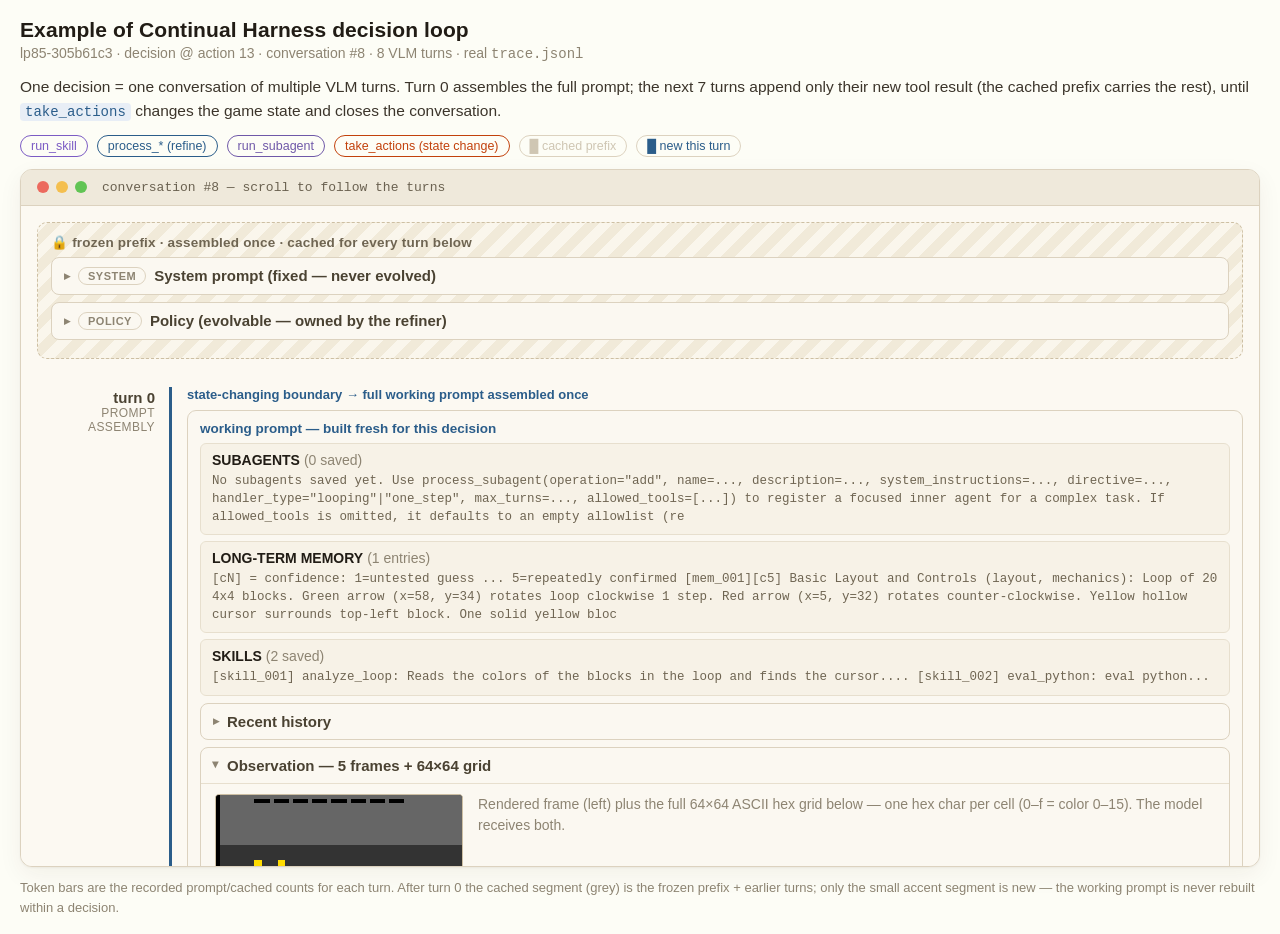
<file: artifacts/prompt_loop.html>
<!DOCTYPE html>
<html lang="en"><head><meta charset="utf-8">
<meta name="viewport" content="width=device-width, initial-scale=1">
<title>Example of Continual Harness decision loop</title>
<style>
:root{
  --ink:#211c15; --muted:#8d8472; --line:#dcd2bf; --panel:#fcf9f2;
  --blue:#2b5d8a; --blue-bg:#e8eef6; --violet:#7c5cc4; --violet-bg:#efe9f7;
  --teal:#0f9d8f; --teal-bg:#e4f1ec; --green:#2e7d46; --green-bg:#e7efe1;
  --orange:#c2410c; --orange-bg:#f7ece0; --subv:#6f58a8;
  --cached:#cfc6b3; --fresh:#2b5d8a;
}
*{box-sizing:border-box}
body{margin:0;background:#fdfdf6;color:var(--ink);font-size:15px;
  font-family:-apple-system,BlinkMacSystemFont,"Segoe UI",Roboto,Helvetica,Arial,sans-serif;}
.wrap{max-width:none;margin:18px auto;padding:0 20px;}
.title{font-size:21px;font-weight:800;letter-spacing:.1px;}
.sub{color:var(--muted);font-size:14px;margin-top:3px;}
.takeaway{font-size:15.5px;line-height:1.55;margin:13px 0 11px;color:#3c352b;}
.takeaway code{background:var(--blue-bg);color:var(--blue);padding:1px 5px;border-radius:4px;font-size:14px;}
.legend{display:flex;flex-wrap:wrap;gap:9px;margin-bottom:12px;font-size:12.5px;}
.lg{padding:3px 10px;border-radius:20px;border:1px solid var(--line);color:var(--muted);}
.lg.k-skill{color:var(--violet);border-color:var(--violet);}
.lg.k-refine{color:var(--blue);border-color:var(--blue);}
.lg.k-subagent{color:var(--subv);border-color:var(--subv);}
.lg.k-act{color:var(--orange);border-color:var(--orange);}
.lg.cached-key{color:var(--cached);} .lg.fresh-key{color:var(--fresh);}

.panel{background:#fbf8f1;border:1px solid var(--line);border-radius:12px;overflow:hidden;
  box-shadow:0 1px 2px rgba(60,40,20,.05),0 8px 24px rgba(60,40,20,.06);}
.bar{display:flex;align-items:center;gap:7px;padding:10px 16px;background:#efe9db;
  border-bottom:1px solid var(--line);font-size:13px;color:var(--muted);}
.dot{width:12px;height:12px;border-radius:50%;}
.dot.r{background:#ec6a5e}.dot.y{background:#f4bf4f}.dot.g{background:#61c454}
.bar .file{margin-left:8px;font-family:ui-monospace,Menlo,Consolas,monospace;color:#6a6150;}
.scroll{max-height:660px;overflow-y:auto;padding:16px;background:var(--panel);scroll-behavior:smooth;}

.prefix{border:1px dashed #cdbfa3;border-radius:10px;background:repeating-linear-gradient(
  -45deg,#faf6ec,#faf6ec 10px,#f1ead9 10px,#f1ead9 20px);padding:11px 13px;margin-bottom:7px;}
.lock{font-size:13.5px;color:#6f6552;font-weight:600;margin-bottom:7px;letter-spacing:.2px;}

.fold{border:1px solid var(--line);border-radius:8px;background:#fbf8f1;margin:7px 0;}
.fold>summary{cursor:pointer;list-style:none;padding:9px 12px;font-size:15px;font-weight:600;
  color:#4a4232;display:flex;align-items:center;gap:8px;}
.fold>summary::-webkit-details-marker{display:none}
.fold>summary::before{content:"\25B8";color:var(--muted);font-size:12px;transition:transform .15s;}
.fold[open]>summary::before{transform:rotate(90deg);}
.fold-body{padding:3px 14px 13px;border-top:1px solid #e7dfce;}
.chip{font-size:11px;text-transform:uppercase;letter-spacing:.5px;color:var(--muted);
  border:1px solid var(--line);border-radius:10px;padding:2px 9px;font-weight:700;}

.mono{font-family:ui-monospace,Menlo,Consolas,monospace;font-size:13.5px;line-height:1.55;
  white-space:pre-wrap;word-break:break-word;color:#43412f;margin:9px 0 0;}
pre.mono{max-height:280px;overflow:auto;background:#f6f1e6;border:1px solid #e7dfce;
  border-radius:6px;padding:11px 13px;}
.mono.small{font-size:12.5px;line-height:1.5;}

.turn{display:grid;grid-template-columns:118px 1fr;gap:14px;margin:14px 0;padding-top:14px;
  border-top:1px solid #e7dfce;}
.turn:first-of-type{border-top:none;}
.turn-rail{text-align:right;padding-top:2px;}
.tnum{display:block;font-weight:700;font-size:15px;color:#4a4232;}
.tlabel{display:block;font-size:12px;color:var(--muted);text-transform:uppercase;letter-spacing:.4px;}
.turn-body{border-left:3px solid var(--line);padding-left:15px;}
.turn.assemble .turn-body{border-left-color:var(--blue);}
.turn.append .turn-body{border-left-color:#d8cdb8;}
.turn.act .turn-body{border-left-color:var(--orange);}

.assemble-tag{font-size:13px;color:var(--blue);font-weight:700;margin-bottom:8px;}
.append-tag{font-size:13px;color:var(--muted);font-weight:600;margin-bottom:8px;}
.append-tag.act-tag{color:var(--orange);font-weight:700;}

.working{border:1px solid var(--line);border-radius:9px;background:#fbf8f1;padding:10px 12px;margin-bottom:10px;}
.working-head{font-size:13.5px;color:var(--blue);font-weight:700;margin-bottom:7px;}
.stores{list-style:none;margin:0 0 5px;padding:0;display:grid;gap:6px;}
.stores li{font-size:14px;border:1px solid #e7dfce;border-radius:6px;padding:8px 11px;background:#f7f2e7;}
.store-count{color:var(--muted);font-weight:400;margin-left:4px;}
.store-detail{color:#6f6552;font-size:12.5px;margin-top:4px;line-height:1.45;
  font-family:ui-monospace,Menlo,Consolas,monospace;max-height:60px;overflow:hidden;}

.obs{display:flex;gap:15px;align-items:flex-start;padding-top:7px;}
canvas.grid{image-rendering:pixelated;border:1px solid #cdbfa3;border-radius:4px;
  width:248px;height:248px;background:#333;flex:none;}
.obs-note{font-size:14px;color:var(--muted);line-height:1.55;}
.grid-ascii{font-family:ui-monospace,Menlo,Consolas,monospace;font-size:10.5px;line-height:1.25;
  white-space:pre;overflow:auto;max-height:320px;margin:11px 0 0;padding:11px 13px;
  background:#1f1a13;color:#c7bca6;border:1px solid #cdbfa3;border-radius:5px;}

.meter{height:11px;border-radius:6px;overflow:hidden;display:flex;background:#e7dfce;
  border:1px solid #ddd3c0;margin:3px 0 2px;}
.seg{display:block;height:100%;}
.seg.cached{background:var(--cached);}
.seg.fresh{background:var(--fresh);}
.meter-note{font-size:12.5px;color:var(--muted);margin-bottom:9px;font-family:ui-monospace,Menlo,Consolas,monospace;}

.call,.result{font-size:15px;margin:7px 0;line-height:1.55;}
.who{font-size:11.5px;font-weight:700;text-transform:uppercase;letter-spacing:.5px;
  background:var(--blue);color:#fff;border-radius:4px;padding:2px 7px;margin-right:7px;}
.who.res{background:#9c9484;}
.arrow{color:var(--muted);margin-right:6px;}
code.tool{font-family:ui-monospace,Menlo,Consolas,monospace;font-weight:700;font-size:14.5px;}
.call-arg{font-family:ui-monospace,Menlo,Consolas,monospace;font-size:14px;color:#6a6150;}
.k-skill code.tool{color:var(--violet);} .k-skill .who{background:var(--violet);}
.k-refine code.tool{color:var(--blue);}
.k-subagent code.tool{color:var(--subv);} .k-subagent .who{background:var(--subv);}
.k-act code.tool{color:var(--orange);} .k-act .who{background:var(--orange);}
.k-read code.tool{color:#6a6150;}
.reasoning{color:#6f6552;font-style:italic;font-size:14px;margin:4px 0 0 4px;
  padding-left:11px;border-left:2px solid #e7dfce;line-height:1.5;}
code.preview{font-family:ui-monospace,Menlo,Consolas,monospace;font-size:13px;color:#6a6150;
  background:#f5f1e2;border-radius:4px;padding:3px 7px;display:inline-block;line-height:1.55;
  max-width:100%;word-break:break-word;}
.foot{font-size:13px;color:var(--muted);margin-top:11px;line-height:1.55;}
</style></head>
<body><div class="wrap">
  <div class="title">Example of Continual Harness decision loop</div>
  <div class="sub">lp85-305b61c3 &middot; decision @ action 13 &middot; conversation #8 &middot; 8 VLM turns &middot; real <code style="font-family:ui-monospace,monospace">trace.jsonl</code></div>
  <p class="takeaway">One decision = one conversation of multiple VLM turns. Turn 0 assembles the full prompt; the next 7 turns append only their new tool result (the cached prefix carries the rest), until <code>take_actions</code> changes the game state and closes the conversation.</p>
  <div class="legend"><span class="lg k-skill">run_skill</span><span class="lg k-refine">process_* (refine)</span><span class="lg k-subagent">run_subagent</span><span class="lg k-act">take_actions (state change)</span><span class="lg cached-key">&#9608; cached prefix</span><span class="lg fresh-key">&#9608; new this turn</span></div>
  <div class="panel">
    <div class="bar"><span class="dot r"></span><span class="dot y"></span><span class="dot g"></span>
      <span class="file">conversation #8 — scroll to follow the turns</span></div>
    <div class="scroll">
      <div class="prefix"><div class="lock">&#128274; frozen prefix &middot; assembled once &middot; cached for every turn below</div><details class="fold"><summary><span class="chip">system</span>System prompt (fixed — never evolved)</summary><div class="fold-body"><p class="mono">You are playing lp85-305b61c3, a game never seen before with NO wiki and NO rules provided. You must learn game rules through observation and store them in memory, while playing efficiently. &hellip;</p></div></details><details class="fold"><summary><span class="chip">policy</span>Policy (evolvable — owned by the refiner)</summary><div class="fold-body"><pre class="mono"># STRATEGIC GUIDANCE

## Rule Discovery
This game has UNKNOWN rules you must discover through observation. No game you have been trained on matches this one — do NOT assume familiar mechanics (Sokoban, maze, snake, etc.). Watch how the grid changes after each action and build hypotheses from evidence, not preconceptions.

## Analysis Approach
- Compare grid states before and after each action to identify what changed
- Look for patterns: which cells move, which stay fixed, what correlates with score increases or GAME_OVER
- Identify objects (connected regions of the same color), boundaries, goals
- Note which action types produce which effects — map the full action space
- Record each finding in memory as a small fact with a calibrated confidence (1=untested guess ... 5=repeatedly confirmed); raise confidence only after re-confirmation, lower or delete when contradicted

## Play Strategy
- Start each level by observing the grid carefully before acting, and then use 1-2 exploratory actions to test hypotheses about unknown mechanics
- Understand the rules as if you are reverse engineering the game from observations
- Use tools in balance: memory for confirmed or contradicted facts, skills for reusable domain techniques, and subagents for bounded analysis when the next action is unclear
- Once rules are understood, save it to memory and execute the solution efficiently with minimal steps
- If stuck, try actions you haven&#x27;t tested yet rather than repeating failures

## Level Transitions
All levels in a game share the SAME underlying rule. When you advance to a new level, review your memory: apply confidence 4-5 rules immediately — do not re-explore what is already confirmed — and re-test confidence 1-2 hypotheses cheaply before relying on them. Adapt the known strategy to the new level&#x27;s specific layout.

---

*This block is updated over time by the evolution loop.*</pre></div></details></div>
      <section class="turn assemble"><div class="turn-rail"><span class="tnum">turn 0</span><span class="tlabel">prompt assembly</span></div><div class="turn-body"><div class="assemble-tag">state-changing boundary &rarr; full working prompt assembled once</div><div class="working"><div class="working-head">working prompt &mdash; built fresh for this decision</div><ul class="stores"><li><b>SUBAGENTS</b><span class="store-count">(0 saved)</span><div class="store-detail">No subagents saved yet. Use process_subagent(operation=&quot;add&quot;, name=..., description=..., system_instructions=..., directive=..., handler_type=&quot;looping&quot;|&quot;one_step&quot;, max_turns=..., allowed_tools=[...]) to register a focused inner agent for a complex task. If allowed_tools is omitted, it defaults to an empty allowlist (re</div></li><li><b>LONG-TERM MEMORY</b><span class="store-count">(1 entries)</span><div class="store-detail">[cN] = confidence: 1=untested guess ... 5=repeatedly confirmed [mem_001][c5] Basic Layout and Controls (layout, mechanics): Loop of 20 4x4 blocks. Green arrow (x=58, y=34) rotates loop clockwise 1 step. Red arrow (x=5, y=32) rotates counter-clockwise. Yellow hollow cursor surrounds top-left block. One solid yellow bloc</div></li><li><b>SKILLS</b><span class="store-count">(2 saved)</span><div class="store-detail">[skill_001] analyze_loop: Reads the colors of the blocks in the loop and finds the cursor.... [skill_002] eval_python: eval python...</div></li></ul><details class="fold"><summary>Recent history</summary><div class="fold-body"><pre class="mono small">══ Level 1 — started at step 1 ══
[take_actions] step 1  ACTION6(x=58, y=34) → 293 cells changed: color f→2 (×48): r25-46 c12-51; color 2→1 (×32): r19-40 c12-21; color 9→a (×32): r19-46 c30-33; color a→f (×32): r25-46 c12-39; color 1→a (×16): r19-22 c12-15; color a→2 (×16): r19-22 c24-27; +8 more
[take_actions] step 2  ACTION6(x=5, y=32) → 293 cells changed: color 2→f (×48): r25-46 c12-51; color 1→2 (×32): r19-40 c12-21; color a→9 (×32): r19-46 c30-33; color f→a (×32): r25-46 c12-39; color a→1 (×16): r19-22 c12-15; color 2→a (×16): r19-22 c24-27; +8 more
[take_actions] steps 3-5  ACTION6(x=44, y=21) ×3 → no change
[take_actions] step 6  ACTION6(x=13, y=20) → no change
[take_actions] step 7  ACTION6(x=12, y=1) → no change
[take_actions] step 8  ACTION6(x=43, y=20) → no change
[take_actions] step 9  ACTION6(x=5, y=32) → 293 cells changed: color 2→f (×48): r19-46 c12-51; color 1→2 (×32): r19-46 c12-15; color a→9 (×32): r19-46 c24-39; color f→a (×32): r31-46 c12-45; color 2→a (×16): r19-22 c18-21; color 9→f (×16): r19-22 c30-33; +8 more
[take_actions] step 10  ACTION6(x=5, y=32) → 293 cells changed: color 2→f (×48): r19-46 c12-51; color a→9 (×32): r19-46 c18-45; color 1→2 (×32): r25-46 &hellip;</pre></div></details><details class="fold" open><summary>Observation — 5 frames + 64×64 grid</summary><div class="fold-body"><div class="obs"><canvas class="grid" width="256" height="256" data-rows='["5333333333333333333333333333333333333333333333333333333333333333", "5333333333555535555355553555535555355553555535555333333333333333", "5333333333333333333333333333333333333333333333333333333333333333", "5333333333333333333333333333333333333333333333333333333333333333", "5333333333333333333333333333333333333333333333333333333333333333", "5333333333333333333333333333333333333333333333333333333333333333", "5333333333333333333333333333333333333333333333333333333333333333", "5333333333333333333333333333333333333333333333333333333333333333", "5333333333333333333333333333333333333333333333333333333333333333", "5333333333333333333333333333333333333333333333333333333333333333", "5333333333333333333333333333333333333333333333333333333333333333", "5333333333333333333333333333333333333333333333333333333333333333", "5333333333333333333333333333333333333333333333333333333333333333", "5444444444444444444444444444444444444444444444444444444444444444", "5444444444444444444444444444444444444444444444444444444444444444", "5444444444444444444444444444444444444444444444444444444444444444", "5444444444444444444444444444444444444444444444444444444444444444", "5444444444bb4444bb4444444444444444444444444444444444444444444444", "5444444444bb4444bb4444444444444444444444444444444444444444444444", "544444444444ffff44bbbb44222244ffff44999944aaaa442222444444444444", "544444444444ffff44bbbb44222244ffff44999944aaaa442222444444444444", "544444444444ffff44bbbb44222244ffff44999944aaaa442222444444444444", "544444444444ffff44bbbb44222244ffff44999944aaaa442222444444444444", "5444444444bb4444bb4444444444444444444444444444444444444444444444", "5444444444bb4444bb4444444444444444444444444444444444444444444444", "544444444444999944444444444444444444444444444444ffff444444444444", "544444444444999944444444444444444444444444444444ffff444444444444", "544444444444999944444444444444444444444444444444ffff444444444444", "544444444444999944444444444444444444444444444444ffff444444444444", "54448888444444444444444444444444444444444444444444444444eeee4444", "e4448888444444444444444444444444444444444444444444444444eeee4444", "e48888884444aaaa44444444444444444444444444444444aaaa4444eeeeee44", "e48888884444aaaa44444444444444444444444444444444aaaa4444eeeeee44", "e48888884444aaaa44444444444444444444444444444444aaaa4444eeeeee44", "e48888884444aaaa44444444444444444444444444444444aaaa4444eeeeee44", "e4448888444444444444444444444444444444444444444444444444eeee4444", "e4448888444444444444444444444444444444444444444444444444eeee4444", "e444444444442222444444444444444444444444444444449999444444444444", "e444444444442222444444444444444444444444444444449999444444444444", "e444444444442222444444444444444444444444444444449999444444444444", "e444444444442222444444444444444444444444444444449999444444444444", "e444444444444444444444444444444444444444444444444444444444444444", "e444444444444444444444444444444444444444444444444444444444444444", "e44444444444111144aaaa44ffff442222441111441111449999444444444444", "e44444444444111144aaaa44ffff442222441111441111449999444444444444", "e44444444444111144aaaa44ffff442222441111441111449999444444444444", "e44444444444111144aaaa44ffff442222441111441111449999444444444444", "e444444444444444444444444444444444444444444444444444444444444444", "e444444444444444444444444444444444444444444444444444444444444444", "e444444444444444444444444444444444444444444444444444444444444444", "e444444444444444444444444444444444444444444444444444444444444444", "e333333333333333333333333333333333333333333333333333333333333333", "e333333333333333333333333333333333333333333333333333333333333333", "e333333333333333333333333333333333333333333333333333333333333333", "e333333333333333333333333333333333333333333333333333333333333333", "e333333333333333333333333333333333333333333333333333333333333333", "e333333333333333333333333333333333333333333333333333333333333333", "e333333333333333333333333333333333333333333333333333333333333333", "e333333333333333333333333333333333333333333333333333333333333333", "e333333333333333333333333333333333333333333333333333333333333333", "e333333333333333333333333333333333333333333333333333333333333333", "e333333333333333333333333333333333333333333333333333333333333333", "e333333333333333333333333333333333333333333333333333333333333333", "e333333333333333333333333333333333333333333333333333333333333333"]' data-pal='["#ffffff", "#cccccc", "#999999", "#666666", "#333333", "#000000", "#e53aa3", "#ff7bcc", "#f93c31", "#1e93ff", "#88d8f1", "#ffdc00", "#ff851b", "#921231", "#4fcc30", "#a356d6"]'></canvas><div class="obs-note">Rendered frame (left) plus the full 64×64 ASCII hex grid below — one hex char per cell (0–f = color 0–15). The model receives both.</div></div><pre class="grid-ascii">5333333333333333333333333333333333333333333333333333333333333333
5333333333555535555355553555535555355553555535555333333333333333
5333333333333333333333333333333333333333333333333333333333333333
5333333333333333333333333333333333333333333333333333333333333333
5333333333333333333333333333333333333333333333333333333333333333
5333333333333333333333333333333333333333333333333333333333333333
5333333333333333333333333333333333333333333333333333333333333333
5333333333333333333333333333333333333333333333333333333333333333
5333333333333333333333333333333333333333333333333333333333333333
5333333333333333333333333333333333333333333333333333333333333333
5333333333333333333333333333333333333333333333333333333333333333
5333333333333333333333333333333333333333333333333333333333333333
5333333333333333333333333333333333333333333333333333333333333333
5444444444444444444444444444444444444444444444444444444444444444
5444444444444444444444444444444444444444444444444444444444444444
5444444444444444444444444444444444444444444444444444444444444444
5444444444444444444444444444444444444444444444444444444444444444
5444444444bb4444bb4444444444444444444444444444444444444444444444
5444444444bb4444bb4444444444444444444444444444444444444444444444
544444444444ffff44bbbb44222244ffff44999944aaaa442222444444444444
544444444444ffff44bbbb44222244ffff44999944aaaa442222444444444444
544444444444ffff44bbbb44222244ffff44999944aaaa442222444444444444
544444444444ffff44bbbb44222244ffff44999944aaaa442222444444444444
5444444444bb4444bb4444444444444444444444444444444444444444444444
5444444444bb4444bb4444444444444444444444444444444444444444444444
544444444444999944444444444444444444444444444444ffff444444444444
544444444444999944444444444444444444444444444444ffff444444444444
544444444444999944444444444444444444444444444444ffff444444444444
544444444444999944444444444444444444444444444444ffff444444444444
54448888444444444444444444444444444444444444444444444444eeee4444
e4448888444444444444444444444444444444444444444444444444eeee4444
e48888884444aaaa44444444444444444444444444444444aaaa4444eeeeee44
e48888884444aaaa44444444444444444444444444444444aaaa4444eeeeee44
e48888884444aaaa44444444444444444444444444444444aaaa4444eeeeee44
e48888884444aaaa44444444444444444444444444444444aaaa4444eeeeee44
e4448888444444444444444444444444444444444444444444444444eeee4444
e4448888444444444444444444444444444444444444444444444444eeee4444
e444444444442222444444444444444444444444444444449999444444444444
e444444444442222444444444444444444444444444444449999444444444444
e444444444442222444444444444444444444444444444449999444444444444
e444444444442222444444444444444444444444444444449999444444444444
e444444444444444444444444444444444444444444444444444444444444444
e444444444444444444444444444444444444444444444444444444444444444
e44444444444111144aaaa44ffff442222441111441111449999444444444444
e44444444444111144aaaa44ffff442222441111441111449999444444444444
e44444444444111144aaaa44ffff442222441111441111449999444444444444
e44444444444111144aaaa44ffff442222441111441111449999444444444444
e444444444444444444444444444444444444444444444444444444444444444
e444444444444444444444444444444444444444444444444444444444444444
e444444444444444444444444444444444444444444444444444444444444444
e444444444444444444444444444444444444444444444444444444444444444
e333333333333333333333333333333333333333333333333333333333333333
e333333333333333333333333333333333333333333333333333333333333333
e333333333333333333333333333333333333333333333333333333333333333
e333333333333333333333333333333333333333333333333333333333333333
e333333333333333333333333333333333333333333333333333333333333333
e333333333333333333333333333333333333333333333333333333333333333
e333333333333333333333333333333333333333333333333333333333333333
e333333333333333333333333333333333333333333333333333333333333333
e333333333333333333333333333333333333333333333333333333333333333
e333333333333333333333333333333333333333333333333333333333333333
e333333333333333333333333333333333333333333333333333333333333333
e333333333333333333333333333333333333333333333333333333333333333
e333333333333333333333333333333333333333333333333333333333333333</pre></div></details><details class="fold"><summary>Turn instructions</summary><div class="fold-body"><pre class="mono small">This is a running conversation about the frame above. The frame stays fixed until you act. You have at most 24 non-action turns to decide the next action(s). Balance analysis with action: reason only as much as needed to predict the next useful move, then use take_actions or run action emitting skills. Do not repeat tools whose output is already in this conversation or recap; save conclusions to memory instead. Progress includes advancing the game and disproving a hypothesis; each action gives a fresh observation.</pre></div></details></div><div class="meter" style="width:76.2%"><span class="seg cached" style="width:0.0%"></span><span class="seg fresh" style="width:100.0%"></span></div><div class="meter-note">first turn · full prompt built · 33,809 tok</div><div class="call k-skill"><span class="who">VLM</span><span class="arrow">&rarr;</span><code class="tool">run_skill</code> <span class="call-arg">eval_python</span><div class="reasoning">"I need to accurately read the colors of the blocks in the loop and the colors of the dashes at the top to understand the goal."</div></div><div class="result"><span class="who res">result</span><span class="arrow">&crarr;</span><code class="preview">{&quot;row&quot;: &quot;e444444444444444444444444444444444444444444444444444444444444444&quot;, &quot;out&quot;: &quot;0:e 1:4 2:4 3:4 4:4 5:4 6:4 7:4 8:4 9:4 10:4 11:4 12:4 13:4 14:4 15:4 16:4 17:4 18:4 19:4 20:4 21:4 22:4 23:4 24:4 25:4 26:4 27:4 28:4 29:4 30:4 31:4 32:4 3 ...</code></div></div></section><section class="turn append"><div class="turn-rail"><span class="tnum">turn 1</span><span class="tlabel">appended</span></div><div class="turn-body"><div class="append-tag">&#10549; tool result appended &mdash; working prompt unchanged</div><div class="meter" style="width:79.9%"><span class="seg cached" style="width:92.0%"></span><span class="seg fresh" style="width:8.0%"></span></div><div class="meter-note">32,632 cached · +2,827 new</div><div class="call k-refine"><span class="who">VLM</span><span class="arrow">&rarr;</span><code class="tool">process_skill</code> <span class="call-arg">edit: eval_python</span><div class="reasoning">"I need eval_python to execute the code passed in args."</div></div><div class="result"><span class="who res">result</span><span class="arrow">&crarr;</span><code class="preview">{&quot;success&quot;: true, &quot;operation&quot;: &quot;edit&quot;, &quot;id&quot;: &quot;skill_002&quot;, &quot;updated_at&quot;: &quot;2026-06-17T12:14:46&quot;}</code></div></div></section><section class="turn append"><div class="turn-rail"><span class="tnum">turn 2</span><span class="tlabel">appended</span></div><div class="turn-body"><div class="append-tag">&#10549; tool result appended &mdash; working prompt unchanged</div><div class="meter" style="width:81.2%"><span class="seg cached" style="width:90.6%"></span><span class="seg fresh" style="width:9.4%"></span></div><div class="meter-note">32,625 cached · +3,368 new</div><div class="call k-skill"><span class="who">VLM</span><span class="arrow">&rarr;</span><code class="tool">run_skill</code> <span class="call-arg">analyze_loop</span><div class="reasoning">"I have an analyze_loop skill already! Let&#x27;s see what it outputs."</div></div><div class="result"><span class="who res">result</span><span class="arrow">&crarr;</span><code class="preview">{&quot;loop_sequence&quot;: &quot;fb2f9a2fa99112fa12a9&quot;, &quot;coords&quot;: [[13, 20], [19, 20], [25, 20], [31, 20], [37, 20], [43, 20], [49, 20], [49, 26], [49, 32], [49, 38], [49, 44], [43, 44], [37, 44], [31, 44], [25, 44], [19, 44], [13, 44], [13, 38], [13, 32 ...</code></div></div></section><section class="turn append"><div class="turn-rail"><span class="tnum">turn 3</span><span class="tlabel">appended</span></div><div class="turn-body"><div class="append-tag">&#10549; tool result appended &mdash; working prompt unchanged</div><div class="meter" style="width:83.6%"><span class="seg cached" style="width:87.9%"></span><span class="seg fresh" style="width:12.1%"></span></div><div class="meter-note">32,620 cached · +4,480 new</div><div class="call k-skill"><span class="who">VLM</span><span class="arrow">&rarr;</span><code class="tool">run_skill</code> <span class="call-arg">eval_python</span><div class="reasoning">"Let&#x27;s see if there is any target pattern or hidden object I missed."</div></div><div class="result"><span class="who res">result</span><span class="arrow">&crarr;</span><code class="preview">failed: sandbox policy: name &#x27;exec&#x27; is not allowed</code></div></div></section><section class="turn append"><div class="turn-rail"><span class="tnum">turn 4</span><span class="tlabel">appended</span></div><div class="turn-body"><div class="append-tag">&#10549; tool result appended &mdash; working prompt unchanged</div><div class="meter" style="width:93.7%"><span class="seg cached" style="width:88.4%"></span><span class="seg fresh" style="width:11.6%"></span></div><div class="meter-note">36,706 cached · +4,832 new</div><div class="call k-refine"><span class="who">VLM</span><span class="arrow">&rarr;</span><code class="tool">process_skill</code> <span class="call-arg">add: analyze_all_colors</span><div class="reasoning">"To see all colors and where they are located."</div></div><div class="result"><span class="who res">result</span><span class="arrow">&crarr;</span><code class="preview">{&quot;success&quot;: true, &quot;operation&quot;: &quot;add&quot;, &quot;id&quot;: &quot;skill_003&quot;, &quot;tags&quot;: [], &quot;upserted&quot;: false, &quot;message&quot;: &quot;added new skill &#x27;analyze_all_colors&#x27;&quot;}</code></div></div></section><section class="turn append"><div class="turn-rail"><span class="tnum">turn 5</span><span class="tlabel">appended</span></div><div class="turn-body"><div class="append-tag">&#10549; tool result appended &mdash; working prompt unchanged</div><div class="meter" style="width:95.4%"><span class="seg cached" style="width:96.4%"></span><span class="seg fresh" style="width:3.6%"></span></div><div class="meter-note">40,779 cached · +1,534 new</div><div class="call k-skill"><span class="who">VLM</span><span class="arrow">&rarr;</span><code class="tool">run_skill</code> <span class="call-arg">analyze_all_colors</span><div class="reasoning">"Find all colors and their bounding boxes to detect if there is any target pattern to copy."</div></div><div class="result"><span class="who res">result</span><span class="arrow">&crarr;</span><code class="preview">{&quot;5&quot;: {&quot;count&quot;: 62, &quot;min_x&quot;: 0, &quot;max_x&quot;: 48, &quot;min_y&quot;: 0, &quot;max_y&quot;: 29}, &quot;3&quot;: {&quot;count&quot;: 1606, &quot;min_x&quot;: 1, &quot;max_x&quot;: 63, &quot;min_y&quot;: 0, &quot;max_y&quot;: 63}, &quot;4&quot;: {&quot;count&quot;: 1978, &quot;min_x&quot;: 1, &quot;max_x&quot;: 63, &quot;min_y&quot;: 13, &quot;max_y&quot;: 50}, &quot;b&quot;: {&quot;count&quot;: 32, &quot;min_ ...</code></div></div></section><section class="turn append"><div class="turn-rail"><span class="tnum">turn 6</span><span class="tlabel">appended</span></div><div class="turn-body"><div class="append-tag">&#10549; tool result appended &mdash; working prompt unchanged</div><div class="meter" style="width:98.0%"><span class="seg cached" style="width:93.8%"></span><span class="seg fresh" style="width:6.2%"></span></div><div class="meter-note">40,774 cached · +2,675 new</div><div class="call k-act"><span class="who">VLM</span><span class="arrow">&rarr;</span><code class="tool">take_actions</code> <span class="call-arg">ACTION5</span><div class="reasoning">"I will press Enter/Space (ACTION5) to see if it selects the block currently inside the cursor and puts its color into the top dashes."</div></div><div class="result"><span class="who res">result</span><span class="arrow">&crarr;</span><code class="preview">failed:</code></div></div></section><section class="turn act"><div class="turn-rail"><span class="tnum">turn 7</span><span class="tlabel">take_actions</span></div><div class="turn-body"><div class="append-tag act-tag">&#10022; state changes &rarr; conversation closes &rarr; next decision re-assembles the prompt</div><div class="meter" style="width:100.0%"><span class="seg cached" style="width:91.9%"></span><span class="seg fresh" style="width:8.1%"></span></div><div class="meter-note">40,769 cached · +3,584 new</div><div class="call k-act"><span class="who">VLM</span><span class="arrow">&rarr;</span><code class="tool">take_actions</code> <span class="call-arg">ACTION6(x=19,y=20)</span><div class="reasoning">"Only ACTION6 is available. Let&#x27;s try clicking the solid yellow block to see if it does something (e.g. extracts it)."</div></div></div></section>
    </div>
  </div>
  <div class="foot">Token bars are the recorded prompt/cached counts for each turn. After turn 0 the
  cached segment (grey) is the frozen prefix + earlier turns; only the small accent segment is new —
  the working prompt is never rebuilt within a decision.</div>
</div>
<script>
document.querySelectorAll('canvas.grid').forEach(function(cv){
  var rows = JSON.parse(cv.dataset.rows);
  var pal = JSON.parse(cv.dataset.pal);
  var n = rows.length || 1;
  var ctx = cv.getContext('2d');
  var cell = cv.width / n;
  for (var y = 0; y < rows.length; y++){
    var row = rows[y];
    for (var x = 0; x < row.length; x++){
      ctx.fillStyle = pal[parseInt(row[x], 16)] || '#000';
      ctx.fillRect(Math.floor(x*cell), Math.floor(y*cell), Math.ceil(cell), Math.ceil(cell));
    }
  }
});
</script>
</body></html>
</file>
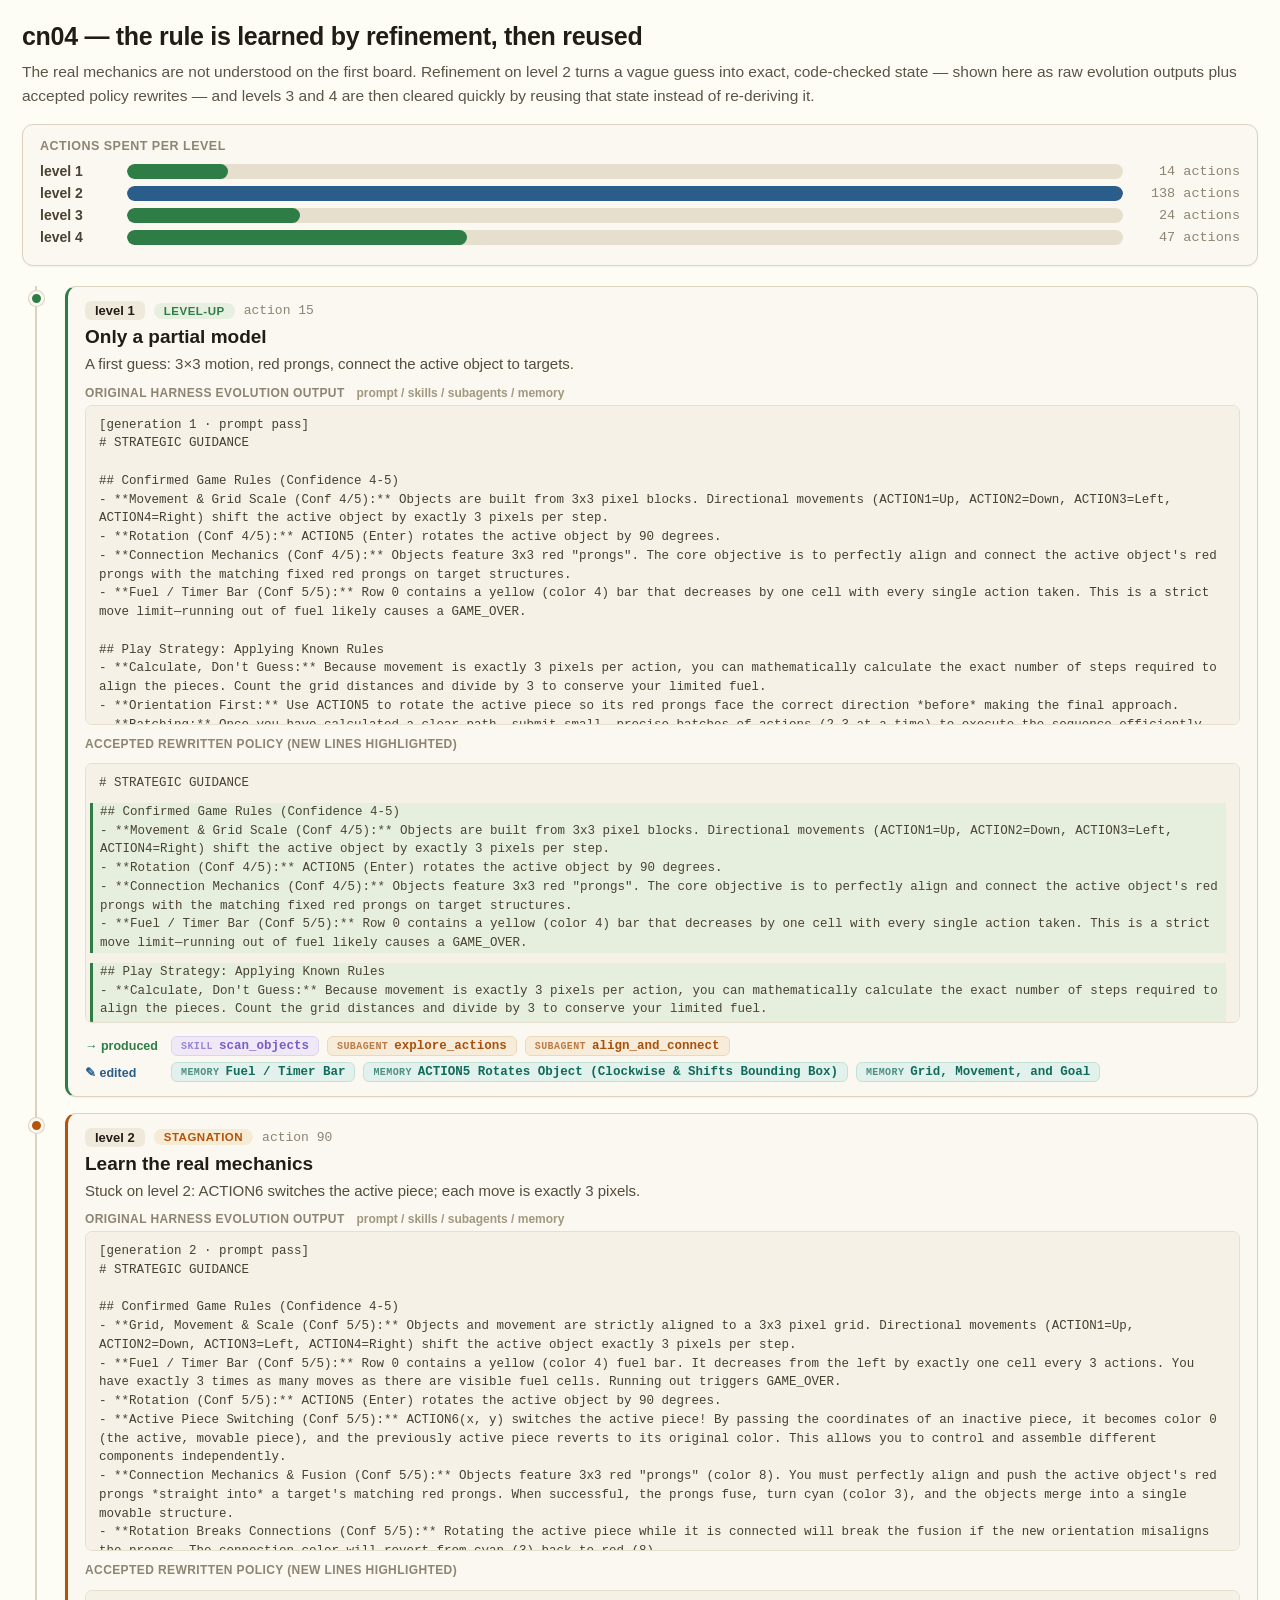
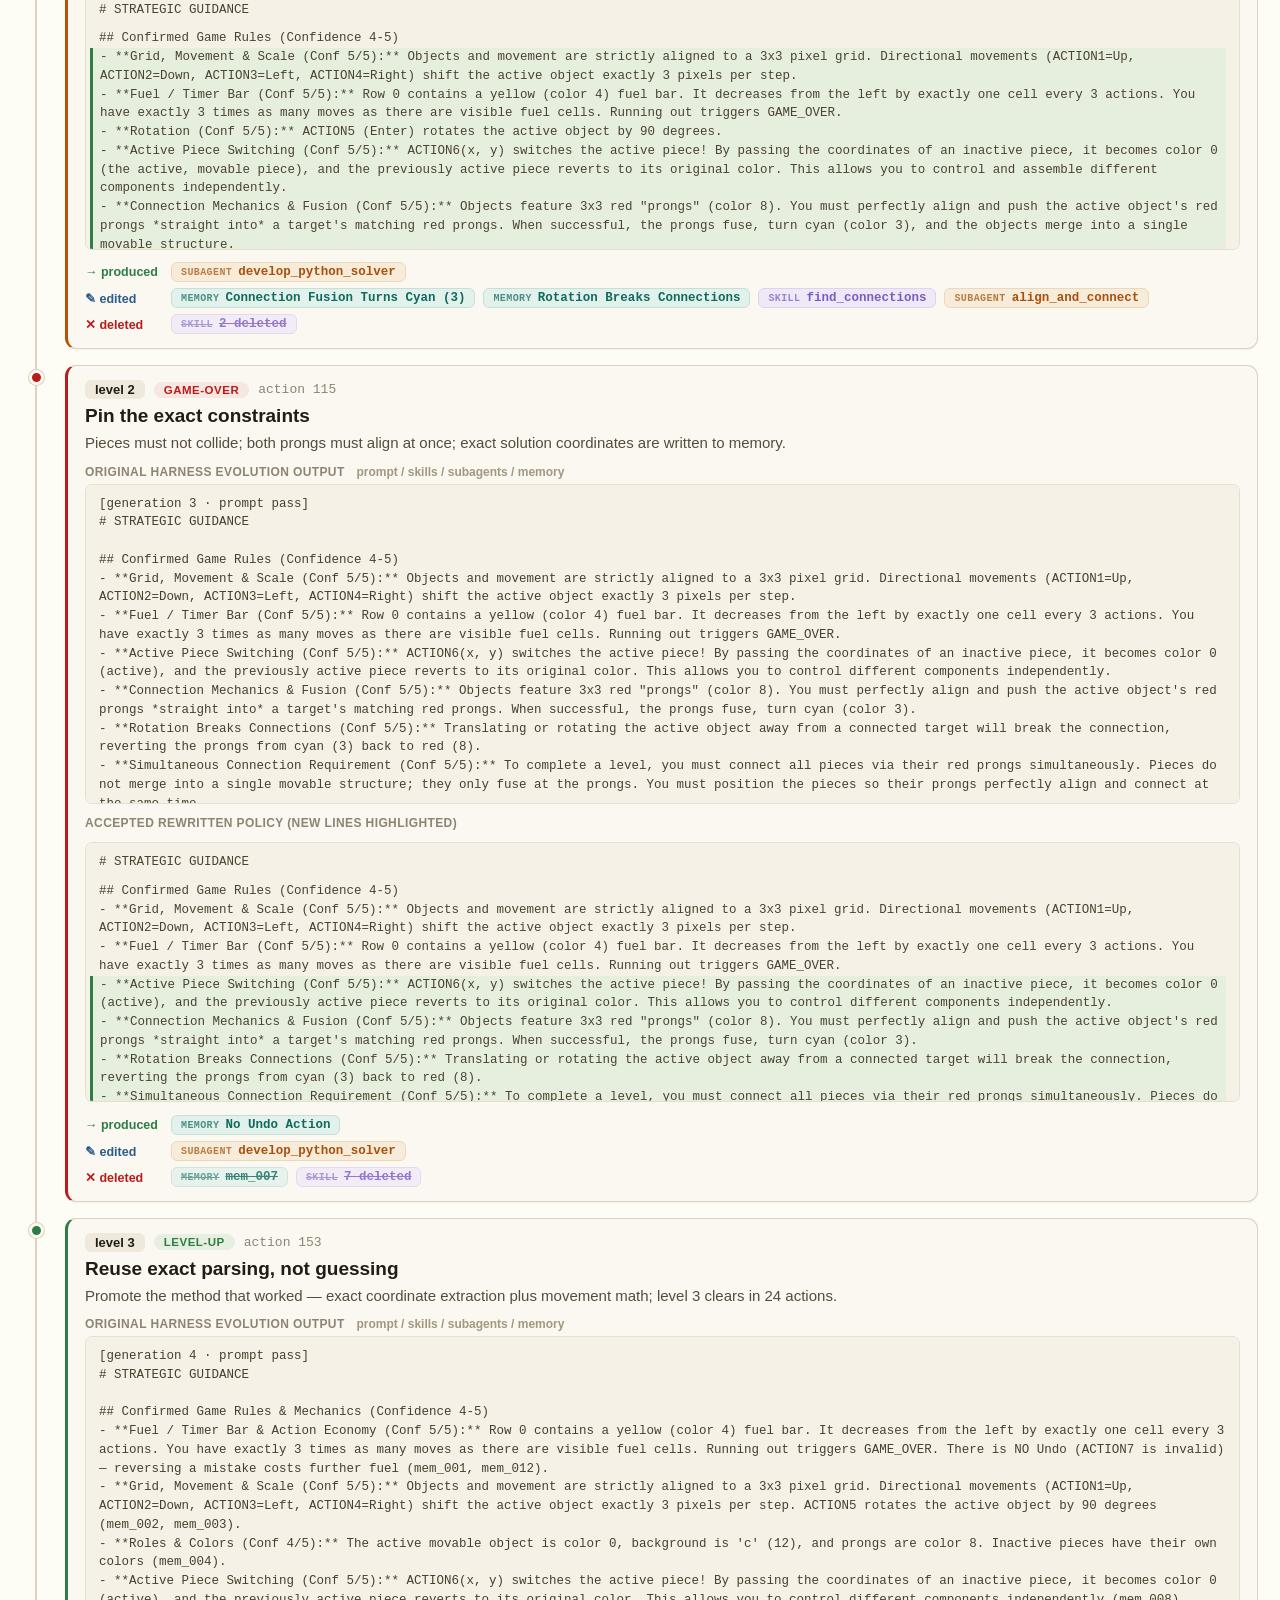
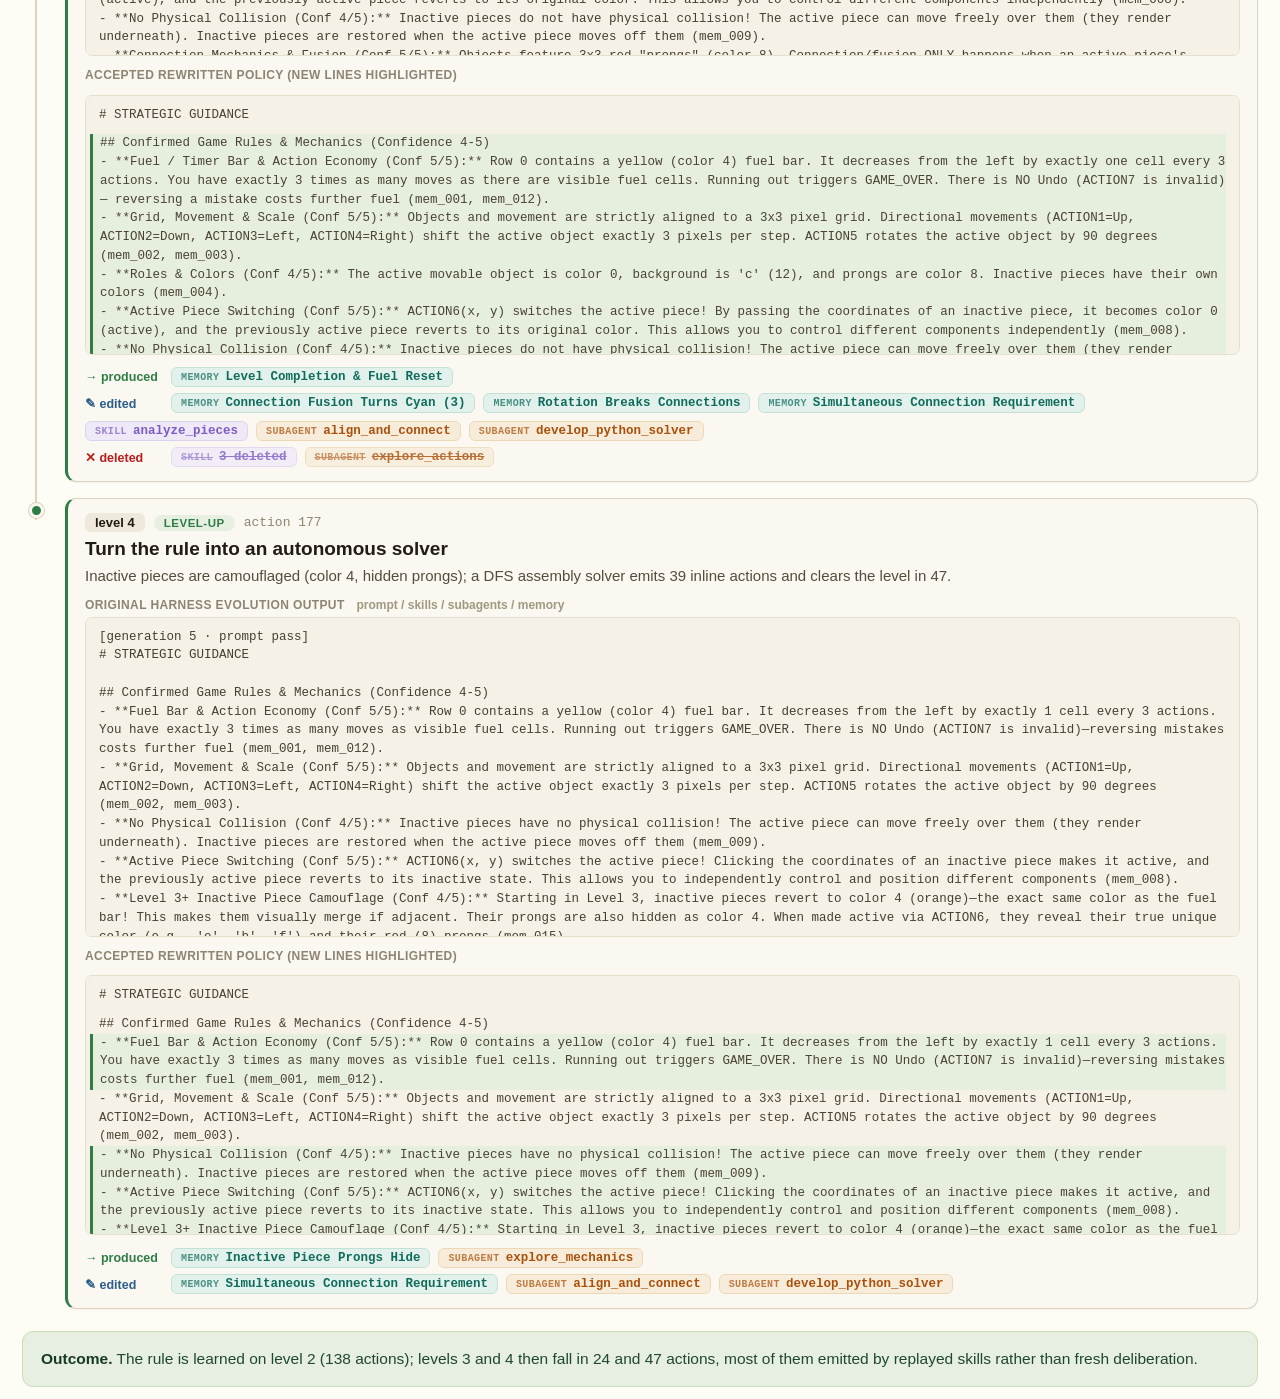
<file: artifacts/refinement_cn04.html>
<!DOCTYPE html>
<html lang="en"><head><meta charset="utf-8">
<meta name="viewport" content="width=device-width, initial-scale=1">
<title>Continual Harness — cn04 refinement timeline</title>
<style>
:root{
  --ink:#211c15; --body:#3c352b; --muted:#8d8472; --line:#dcd2bf;
  --blue:#2b5d8a; --violet:#7c5cc4; --green:#2e7d46; --over:#b91c1c; --stag:#b45309;
  --green-bg:#e7efe1; --over-bg:#f6e7e1; --stag-bg:#f6ecd6;
  --mono:ui-monospace,SFMono-Regular,Menlo,Consolas,"Liberation Mono",monospace;
}
*{box-sizing:border-box}
body{margin:0;background:#fdfdf6;color:var(--body);font-size:15px;
  font-family:-apple-system,BlinkMacSystemFont,"Segoe UI",Roboto,Helvetica,Arial,sans-serif;}
.wrap{max-width:none;margin:0 auto;padding:22px 22px 12px;}
.title{font-size:25px;font-weight:800;color:var(--ink);letter-spacing:-.3px;}
.thesis{font-size:15.5px;line-height:1.55;color:#5a5446;margin:9px 0 16px;}

.levels{background:#fbf8f1;border:1px solid var(--line);border-radius:11px;padding:14px 17px;
  margin-bottom:20px;box-shadow:0 1px 2px rgba(60,40,20,.05);}
.levels-head{font-size:12.5px;text-transform:uppercase;letter-spacing:.5px;color:var(--muted);
  font-weight:700;margin-bottom:10px;}
.lv-row{display:flex;align-items:center;gap:13px;margin:6px 0;}
.lv-name{flex:0 0 74px;font-size:14px;color:#4a4232;font-weight:600;}
.lv-track{flex:1;height:15px;background:#e7dfce;border-radius:8px;overflow:hidden;}
.lv-fill{display:block;height:100%;background:var(--blue);border-radius:8px;}
.lv-fill.cheap{background:var(--green);}
.lv-num{flex:0 0 104px;text-align:right;font-size:13.5px;color:var(--muted);font-family:var(--mono);}

.ms{display:grid;grid-template-columns:28px 1fr;gap:15px;}
.ms-rail{position:relative;display:flex;justify-content:center;}
.ms-rail::before{content:"";position:absolute;top:0;bottom:-2px;width:2px;background:var(--line);}
.ms:last-child .ms-rail::before{bottom:auto;height:22px;}
.dot{position:relative;z-index:1;width:15px;height:15px;border-radius:50%;margin-top:5px;
  border:3px solid #fbf8f1;box-shadow:0 0 0 1px var(--line);}
.k-up .dot{background:var(--green);} .k-over .dot{background:var(--over);}
.k-stag .dot{background:var(--stag);}
.ms-body{background:#fbf8f1;border:1px solid var(--line);border-radius:11px;padding:14px 17px;
  margin-bottom:16px;box-shadow:0 1px 2px rgba(60,40,20,.05);}
.k-up .ms-body{border-left:3px solid var(--green);}
.k-over .ms-body{border-left:3px solid var(--over);}
.k-stag .ms-body{border-left:3px solid var(--stag);}

.ms-meta{display:flex;align-items:center;gap:9px;flex-wrap:wrap;margin-bottom:6px;}
.lvbadge{font-size:13px;font-weight:700;color:var(--ink);background:#efe9db;border-radius:6px;
  padding:2px 10px;}
.kind{font-size:11.5px;font-weight:700;text-transform:uppercase;letter-spacing:.5px;
  border-radius:11px;padding:2px 10px;}
.kind.k-up{color:var(--green);background:var(--green-bg);}
.kind.k-over{color:var(--over);background:var(--over-bg);}
.kind.k-stag{color:var(--stag);background:var(--stag-bg);}
.act{font-size:13px;color:var(--muted);font-family:var(--mono);}
.ms-head{font-size:19px;font-weight:700;color:var(--ink);margin:2px 0 5px;}
.ms-detail{font-size:15px;line-height:1.5;color:#544c3d;margin-bottom:10px;}

.raw-evo{margin:5px 0 12px;}
.raw-evo-head{font-size:12px;text-transform:uppercase;letter-spacing:.4px;color:var(--muted);
  font-weight:700;margin-bottom:5px;}
.raw-passes{margin-left:8px;text-transform:none;letter-spacing:0;font-weight:600;color:#a0987f;}
.raw-evo-body{font-family:var(--mono);font-size:12.5px;line-height:1.5;background:#f6f1e6;
  border:1px solid #e7dfce;border-radius:7px;padding:10px 13px;max-height:320px;overflow:auto;
  white-space:pre-wrap;word-break:break-word;color:#43412f;margin:0;}

.evo{margin:4px 0 2px;}
.evo-head{font-size:12px;text-transform:uppercase;letter-spacing:.4px;color:var(--muted);
  font-weight:700;margin-bottom:5px;}
.evo-body{font-family:var(--mono);font-size:12.5px;line-height:1.5;background:#f6f1e6;
  border:1px solid #e7dfce;border-radius:7px;padding:10px 13px;max-height:260px;overflow:auto;
  white-space:normal;color:#4a4232;}
.evo-body span{display:block;white-space:pre-wrap;word-break:break-word;}
.evo-body span.add{background:#e6efdd;border-left:3px solid var(--green);
  padding-left:7px;margin-left:-9px;}
.evo-body span.blank{min-height:.8em;}

.store-ops{margin-top:11px;display:flex;flex-direction:column;gap:6px;}
.op-row{display:flex;align-items:flex-start;gap:8px;flex-wrap:wrap;}
.op-label{flex:0 0 auto;min-width:78px;font-size:12.5px;font-weight:700;color:var(--muted);
  padding-top:3px;}
.op-row.added .op-label{color:var(--green);}
.op-row.edited .op-label{color:var(--blue);}
.op-row.deleted .op-label{color:var(--over);}
.chip{display:inline-flex;align-items:baseline;gap:6px;font-family:var(--mono);font-size:12.5px;
  font-weight:700;border-radius:6px;padding:2px 9px;border:1px solid transparent;}
.chip .ct{font-size:10px;font-weight:800;text-transform:uppercase;letter-spacing:.4px;opacity:.72;}
.chip.mem{color:#0f6b5c;background:#e3f1ec;border-color:#c2e1d7;}
.chip.skill{color:var(--violet);background:#efe9f7;border-color:#ded2f1;}
.chip.sub{color:#a8500c;background:#f7ecd9;border-color:#ecd8b6;}
.op-row.deleted .chip{text-decoration:line-through;opacity:.82;}

.outcome{margin-top:6px;background:var(--green-bg);border:1px solid #cbdcb6;border-radius:11px;
  padding:15px 18px;font-size:15.5px;line-height:1.55;color:#1f4731;}
.outcome b{color:#163a26;}
</style></head>
<body><div class="wrap">
  <div class="title">cn04 — the rule is learned by refinement, then reused</div>
  <p class="thesis">The real mechanics are not understood on the first board. Refinement on level 2 turns a vague guess into exact, code-checked state — shown here as raw evolution outputs plus accepted policy rewrites — and levels 3 and 4 are then cleared quickly by reusing that state instead of re-deriving it.</p>
  <div class="levels"><div class="levels-head">actions spent per level</div><div class="lv-row"><span class="lv-name">level 1</span><span class="lv-track"><span class="lv-fill cheap" style="width:10.1%"></span></span><span class="lv-num">14 actions</span></div><div class="lv-row"><span class="lv-name">level 2</span><span class="lv-track"><span class="lv-fill" style="width:100.0%"></span></span><span class="lv-num">138 actions</span></div><div class="lv-row"><span class="lv-name">level 3</span><span class="lv-track"><span class="lv-fill cheap" style="width:17.4%"></span></span><span class="lv-num">24 actions</span></div><div class="lv-row"><span class="lv-name">level 4</span><span class="lv-track"><span class="lv-fill cheap" style="width:34.1%"></span></span><span class="lv-num">47 actions</span></div></div>
  <div class="timeline">
    <div class="ms k-up"><div class="ms-rail"><span class="dot"></span></div><div class="ms-body"><div class="ms-meta"><span class="lvbadge">level 1</span><span class="kind k-up">level-up</span><span class="act">action 15</span></div><div class="ms-head">Only a partial model</div><div class="ms-detail">A first guess: 3×3 motion, red prongs, connect the active object to targets.</div><div class="raw-evo"><div class="raw-evo-head">original harness evolution output <span class="raw-passes">prompt / skills / subagents / memory</span></div><pre class="raw-evo-body">[generation 1 · prompt pass]
# STRATEGIC GUIDANCE

## Confirmed Game Rules (Confidence 4-5)
- **Movement &amp; Grid Scale (Conf 4/5):** Objects are built from 3x3 pixel blocks. Directional movements (ACTION1=Up, ACTION2=Down, ACTION3=Left, ACTION4=Right) shift the active object by exactly 3 pixels per step.
- **Rotation (Conf 4/5):** ACTION5 (Enter) rotates the active object by 90 degrees.
- **Connection Mechanics (Conf 4/5):** Objects feature 3x3 red &quot;prongs&quot;. The core objective is to perfectly align and connect the active object&#x27;s red prongs with the matching fixed red prongs on target structures.
- **Fuel / Timer Bar (Conf 5/5):** Row 0 contains a yellow (color 4) bar that decreases by one cell with every single action taken. This is a strict move limit—running out of fuel likely causes a GAME_OVER.

## Play Strategy: Applying Known Rules
- **Calculate, Don&#x27;t Guess:** Because movement is exactly 3 pixels per action, you can mathematically calculate the exact number of steps required to align the pieces. Count the grid distances and divide by 3 to conserve your limited fuel.
- **Orientation First:** Use ACTION5 to rotate the active piece so its red prongs face the correct direction *before* making the final approach.
- **Batching:** Once you have calculated a clear path, submit small, precise batches of actions (2-3 at a time) to execute the sequence efficiently. Keep checking intermediate frames to ensure you haven&#x27;t hit an invisible bounding box or obstacle.

## Adapting to New Levels (Level 1+)
You have successfully solved Level 0 by reverse-engineering the core mechanics! As you advance to new levels, the rules remain the same, but the puzzle complexity increases.

**Observation for New Levels:** 
Look closely at the new grid layout. You will likely see *multiple* disconnected pieces of varying colors, all featuring red prongs.

**Open Questions / Hypotheses to Test:**
- *Control:* Do your actions move only one specific object (e.g., the white one), or do they move multiple unconnected puzzle pieces simultaneously?
- *Goal Assembly:* If there are more than two pieces, must you connect ALL of them together into a single interlocking structure? 
- *Obstacles vs. Targets:* Are some shapes solid walls, or are they all connectable components?

**Next Steps:**
1. Spend your first 1-2 actions on the new level executing a safe test (like a rotation or single movement). 
2. Closely read the `observations` to see *which* colors/pixels changed to confirm what you control. 
3. Use `process_memory` to document how multi-piece levels behave.
4. Plan your interlocking sequence and execute it efficiently before the fuel bar depletes.

[generation 1 · skills pass]
```json
{
  &quot;analysis&quot;: &quot;The agent spent significant effort manually calculating the bounding boxes, orientations, and distances between the movable object and the target object based on color diffs. Adding a `scan_objects` skill to extract connected components (objects) and their sub-color bounding boxes will automate this spatial reasoning, allowing the agent to instantly see object alignments and distances.&quot;,
  &quot;add&quot;: [
    {
      &quot;name&quot;: &quot;scan_objects&quot;,
      &quot;description&quot;: &quot;Scans the grid to find all connected components (objects) excluding background (0). Returns their bounding boxes and sub-bounding boxes for each color within the object, making it easy to locate prongs and connection points.&quot;,
      &quot;code&quot;: &quot;def scan_objects(grid):\n    H, W = len(grid), len(grid[0])\n    visited = set()\n    objects = []\n    \n    for y in range(H):\n        for x in range(W):\n            c = int(grid[y][x], 16)\n            if c != 0 and (x, y) not in visited:\n                q = [(x, y)]\n                visited.add((x, y))\n                pixels_by_color = {}\n                while q:\n                    cx, cy = q.pop(0)\n                    cc = int(grid[cy][cx], 16)\n                    if cc not in pixels_by_color:\n                        pixels_by_color[cc] = []\n                    pixels_by_color[cc].append((cx, cy))\n                    \n                    for dx, dy in [(0,1), (1,0), (0,-1), (-1,0)]:\n                        nx, ny = cx+dx, cy+dy\n                        if 0 &lt;= nx &lt; W and 0 &lt;= ny &lt; H and (nx, ny) not in visited:\n                            nc = int(grid[ny][nx], 16)\n                            if nc != 0:\n                                visited.add((nx, ny))\n                                q.append((nx, ny))\n                \n                cmin_x = min(p[0] for pts in pixels_by_color.values() for p in pts)\n                cmax_x = max(p[0] for pts in pixels_by_color.values() for p in pts)\n                cmin_y = min(p[1] for pts in pixels_by_color.values() for p in pts)\n                cmax_y = max(p[1] for pts in pixels_by_color.values() for p in pts)\n                \n                obj_info = {\n                    \&quot;bounding_box\&quot;: [cmin_x, cmin_y, cmax_x, cmax_y],\n                    \&quot;color_blocks\&quot;: {}\n                }\n                for col, pts in pixels_by_color.items():\n                    pmin_x = min(p[0] for p in pts)\n                    pmax_x = max(p[0] for p in pts)\n                    pmin_y = min(p[1] for p in pts)\n                    pmax_y = max(p[1] for p in pts)\n                    obj_info[\&quot;color_blocks\&quot;][col] = {\n                        \&quot;count\&quot;: len(pts),\n                        \&quot;bbox\&quot;: [pmin_x, pmin_y, pmax_x, pmax_y]\n                    }\n                objects.append(obj_info)\n    return objects\n\ngrid = state.latest_frame.frame[-1]\nresult = scan_objects(grid)\nfor i, obj in enumerate(result):\n    print(f\&quot;Object {i}: bbox={obj[&#x27;bounding_box&#x27;]}, blocks={obj[&#x27;color_blocks&#x27;]}\&quot;)\n&quot;,
      &quot;tags&quot;: [
        &quot;analysis&quot;,
        &quot;vision&quot;,
        &quot;objects&quot;
      ]
    }
  ],
  &quot;edit&quot;: [],
  &quot;delete&quot;: []
}
```

[generation 1 · subagents pass]
```json
{
  &quot;analysis&quot;: &quot;The orchestrator manually explored the action space to discover movement and rotation rules, and then executed a precise sequence of actions to align and connect the active object&#x27;s prongs to the target based on coordinate math. Adding explore_actions to handle systematic control discovery, and align_and_connect to take over the repetitive calculation and execution of object alignment.&quot;,
  &quot;add&quot;: [
    {
      &quot;name&quot;: &quot;explore_actions&quot;,
      &quot;description&quot;: &quot;Systematically test actions to discover movement and rotation mechanics, and record findings in memory.&quot;,
      &quot;system_instructions&quot;: &quot;You are an exploration subagent. Your task is to systematically test the available actions to discover how they control the active object. Try actions one by one, observe grid coordinate changes to calculate exact pixel step sizes (e.g., 3 pixels per move) and identify rotation keys. Use process_memory to record these rules. Call subagent_return(answer, status) when you have identified and documented the core controls, or if the state unexpectedly changes.&quot;,
      &quot;directive&quot;: &quot;Explore and document the action space and movement rules.&quot;,
      &quot;return_condition&quot;: &quot;Return once movement and rotation rules are documented or the level completes.&quot;,
      &quot;handler_type&quot;: &quot;looping&quot;,
      &quot;max_turns&quot;: 15,
      &quot;allowed_tools&quot;: [
        &quot;take_actions&quot;,
        &quot;process_memory&quot;
      ],
      &quot;tags&quot;: [
        &quot;exploration&quot;
      ]
    },
    {
      &quot;name&quot;: &quot;align_and_connect&quot;,
      &quot;description&quot;: &quot;Calculate steps and execute actions to precisely align and connect the active object&#x27;s prongs with a target.&quot;,
      &quot;system_instructions&quot;: &quot;You are a precise execution subagent. Your task is to align and connect the active object&#x27;s connectors (e.g., colored prongs) with the corresponding target receptacles. Calculate the row and column differences, determine the number of movement actions needed based on the step size (e.g., 3 pixels per step), and execute the required movement and rotation actions. Call subagent_return(answer, status) once the connection is made, the level is completed, or if you encounter an unexpected obstacle.&quot;,
      &quot;directive&quot;: &quot;Align and connect the active object to the target.&quot;,
      &quot;return_condition&quot;: &quot;Return when the objects are successfully connected or the level ends.&quot;,
      &quot;handler_type&quot;: &quot;looping&quot;,
      &quot;max_turns&quot;: 25,
      &quot;allowed_tools&quot;: [
        &quot;take_actions&quot;
      ],
      &quot;tags&quot;: [
        &quot;execution&quot;
      ]
    }
  ],
  &quot;edit&quot;: [],
  &quot;delete&quot;: []
}
```

[generation 1 · memory pass]
```json
{
  &quot;analysis&quot;: &quot;The trajectory perfectly confirms the primary goal: aligning and connecting the active object&#x27;s red prongs with the stationary target&#x27;s red prongs results in a point/level advancement (step 14). I am updating mem_003 to confidence 5 to reflect this confirmed win condition. I am also cleaning up the text in mem_001 and mem_002 to remove old exploratory uncertainties, raising mem_002 to confidence 5 since rotation was used reliably throughout the solution.&quot;,
  &quot;add&quot;: [],
  &quot;edit&quot;: [
    {
      &quot;id&quot;: &quot;mem_001&quot;,
      &quot;body&quot;: &quot;Row 0 contains a yellow (4) bar that acts as a fuel or turn limit. It decreases by exactly one cell from the left end per action.&quot;,
      &quot;confidence&quot;: 5,
      &quot;title&quot;: &quot;Fuel / Timer Bar&quot;
    },
    {
      &quot;id&quot;: &quot;mem_002&quot;,
      &quot;body&quot;: &quot;ACTION5 rotates the active object by 90 degrees.&quot;,
      &quot;confidence&quot;: 5,
      &quot;title&quot;: &quot;ACTION5 Rotates Object&quot;
    },
    {
      &quot;id&quot;: &quot;mem_003&quot;,
      &quot;body&quot;: &quot;Objects and their movements are aligned to a 3x3 pixel grid. Movement shifts objects exactly 3 pixels. The goal is to perfectly align and push the active object&#x27;s red prongs into the target object&#x27;s matching red prongs. Completing this connection scores a point and advances the level.&quot;,
      &quot;confidence&quot;: 5,
      &quot;title&quot;: &quot;Grid, Movement, and Goal&quot;,
      &quot;tags&quot;: [&quot;rules&quot;, &quot;mechanics&quot;]
    }
  ],
  &quot;delete&quot;: []
}
```</pre></div><div class="evo"><div class="evo-head">accepted rewritten policy (new lines highlighted)</div><pre class="evo-body"><span># STRATEGIC GUIDANCE</span><span class="blank"></span><span class="add">## Confirmed Game Rules (Confidence 4-5)</span><span class="add">- **Movement &amp; Grid Scale (Conf 4/5):** Objects are built from 3x3 pixel blocks. Directional movements (ACTION1=Up, ACTION2=Down, ACTION3=Left, ACTION4=Right) shift the active object by exactly 3 pixels per step.</span><span class="add">- **Rotation (Conf 4/5):** ACTION5 (Enter) rotates the active object by 90 degrees.</span><span class="add">- **Connection Mechanics (Conf 4/5):** Objects feature 3x3 red &quot;prongs&quot;. The core objective is to perfectly align and connect the active object&#x27;s red prongs with the matching fixed red prongs on target structures.</span><span class="add">- **Fuel / Timer Bar (Conf 5/5):** Row 0 contains a yellow (color 4) bar that decreases by one cell with every single action taken. This is a strict move limit—running out of fuel likely causes a GAME_OVER.</span><span class="blank"></span><span class="add">## Play Strategy: Applying Known Rules</span><span class="add">- **Calculate, Don&#x27;t Guess:** Because movement is exactly 3 pixels per action, you can mathematically calculate the exact number of steps required to align the pieces. Count the grid distances and divide by 3 to conserve your limited fuel.</span><span class="add">- **Orientation First:** Use ACTION5 to rotate the active piece so its red prongs face the correct direction *before* making the final approach.</span><span class="add">- **Batching:** Once you have calculated a clear path, submit small, precise batches of actions (2-3 at a time) to execute the sequence efficiently. Keep checking intermediate frames to ensure you haven&#x27;t hit an invisible bounding box or obstacle.</span><span class="blank"></span><span class="add">## Adapting to New Levels (Level 1+)</span><span class="add">You have successfully solved Level 0 by reverse-engineering the core mechanics! As you advance to new levels, the rules remain the same, but the puzzle complexity increases.</span><span class="blank"></span><span class="add">**Observation for New Levels:** </span><span class="add">Look closely at the new grid layout. You will likely see *multiple* disconnected pieces of varying colors, all featuring red prongs.</span><span class="blank"></span><span class="add">**Open Questions / Hypotheses to Test:**</span><span class="add">- *Control:* Do your actions move only one specific object (e.g., the white one), or do they move multiple unconnected puzzle pieces simultaneously?</span><span class="add">- *Goal Assembly:* If there are more than two pieces, must you connect ALL of them together into a single interlocking structure? </span><span class="add">- *Obstacles vs. Targets:* Are some shapes solid walls, or are they all connectable components?</span><span class="blank"></span><span class="add">**Next Steps:**</span><span class="add">1. Spend your first 1-2 actions on the new level executing a safe test (like a rotation or single movement). </span><span class="add">2. Closely read the `observations` to see *which* colors/pixels changed to confirm what you control. </span><span class="add">3. Use `process_memory` to document how multi-piece levels behave.</span><span class="add">4. Plan your interlocking sequence and execute it efficiently before the fuel bar depletes.</span></pre></div><div class="store-ops"><div class="op-row added"><span class="op-label">→ produced</span><span class="chip skill" title="skill_001"><span class="ct">skill</span>scan_objects</span><span class="chip sub" title="subagent_001"><span class="ct">subagent</span>explore_actions</span><span class="chip sub" title="subagent_002"><span class="ct">subagent</span>align_and_connect</span></div><div class="op-row edited"><span class="op-label">✎ edited</span><span class="chip mem" title="mem_001"><span class="ct">memory</span>Fuel / Timer Bar</span><span class="chip mem" title="mem_002"><span class="ct">memory</span>ACTION5 Rotates Object (Clockwise &amp; Shifts Bounding Box)</span><span class="chip mem" title="mem_003"><span class="ct">memory</span>Grid, Movement, and Goal</span></div></div></div></div><div class="ms k-stag"><div class="ms-rail"><span class="dot"></span></div><div class="ms-body"><div class="ms-meta"><span class="lvbadge">level 2</span><span class="kind k-stag">stagnation</span><span class="act">action 90</span></div><div class="ms-head">Learn the real mechanics</div><div class="ms-detail">Stuck on level 2: ACTION6 switches the active piece; each move is exactly 3 pixels.</div><div class="raw-evo"><div class="raw-evo-head">original harness evolution output <span class="raw-passes">prompt / skills / subagents / memory</span></div><pre class="raw-evo-body">[generation 2 · prompt pass]
# STRATEGIC GUIDANCE

## Confirmed Game Rules (Confidence 4-5)
- **Grid, Movement &amp; Scale (Conf 5/5):** Objects and movement are strictly aligned to a 3x3 pixel grid. Directional movements (ACTION1=Up, ACTION2=Down, ACTION3=Left, ACTION4=Right) shift the active object exactly 3 pixels per step.
- **Fuel / Timer Bar (Conf 5/5):** Row 0 contains a yellow (color 4) fuel bar. It decreases from the left by exactly one cell every 3 actions. You have exactly 3 times as many moves as there are visible fuel cells. Running out triggers GAME_OVER.
- **Rotation (Conf 5/5):** ACTION5 (Enter) rotates the active object by 90 degrees.
- **Active Piece Switching (Conf 5/5):** ACTION6(x, y) switches the active piece! By passing the coordinates of an inactive piece, it becomes color 0 (the active, movable piece), and the previously active piece reverts to its original color. This allows you to control and assemble different components independently.
- **Connection Mechanics &amp; Fusion (Conf 5/5):** Objects feature 3x3 red &quot;prongs&quot; (color 8). You must perfectly align and push the active object&#x27;s red prongs *straight into* a target&#x27;s matching red prongs. When successful, the prongs fuse, turn cyan (color 3), and the objects merge into a single movable structure. 
- **Rotation Breaks Connections (Conf 5/5):** Rotating the active piece while it is connected will break the fusion if the new orientation misaligns the prongs. The connection color will revert from cyan (3) back to red (8).
- **Multi-Piece Levels (Conf 4/5):** In Level 1+, there are multiple disconnected pieces. You must build a single structure by connecting pieces in sequence. The active movable object is color 0, and the background is &#x27;c&#x27; (12).
- **Navigating Obstacles (Conf 4/5):** Pieces are often too wide to pass through gaps in their default orientation (e.g., Level 2). You must rotate them (e.g., to a vertical profile) to navigate past obstacles, move to open space, and then rotate back to connect.

## Play Strategy: Applying Known Rules
- **Direct Pushing is Required:** Prongs must be pushed head-on into each other. If you align them on the wrong axis and drag them sideways past each other, they will simply overlap without fusing. If you overshoot, step back perpendicularly to separate them, align perfectly, and plunge straight in.
- **Switching vs. Dragging:** Instead of awkwardly navigating a massive, fused multi-piece cluster through tight spaces, use ACTION6 to switch control to smaller, isolated pieces and pilot them toward the main cluster.
- **Mathematical Alignment:** Since movement is exactly 3 pixels, divide grid coordinate distances by 3 to calculate the exact number of steps required. Calculate the alignment on one axis, clear the path, and execute precise movements.
- **Orientation First:** Rotate the active piece (ACTION5) so its prongs face the opposite direction of the target prongs (e.g., your LEFT-facing prong targeting their RIGHT-facing prong) *before* making the final approach.
- **Use Skills for State Parsing:** Keep relying on your `eval_python` scripts to dump object coordinates and 3x3 prong locations. This bypasses the need to manually parse the hex grid and guarantees mathematically perfect alignments.

## Open Questions / Hypotheses to Test (Confidence 1-3)
- *Order of Assembly:* Does the sequence in which you connect the multiple pieces matter, or can any valid prong pair be connected at any time?
- *Obstacle Properties:* Are the solid, un-pronged structures purely blocking walls, or do they serve another mechanical purpose?
- *Win Condition Trigger:* Once all pieces are connected into a single structure, does the level immediately end, or must the final assembled structure be navigated to a specific target zone?

## Recent Agent Trajectories &amp; Lessons Learned
- **Tool Mastery:** You have successfully written and refined Python pathfinding and object-scanning scripts. Your tooling accurately identifies 3x3 prongs and computes valid paths. Keep executing these scripts whenever the board state changes significantly.
- **Lesson on Connection Dynamics:** In recent steps (83-89), after switching to the purple piece, you moved it DOWN alongside the target prongs. Because they slid parallel to each other, they didn&#x27;t fuse. **Always ensure the final connection move pushes the prong directly into the receiving prong on the correct axis.**
- **Batching &amp; Verification:** Grouping 2-4 safe actions together is saving crucial fuel. Continue this when the path is guaranteed clear. However, immediately after using ACTION6 to switch pieces, execute a small batch (or a single safe action) to visually verify control of the new piece before committing to a long sequence.

[generation 2 · skills pass]
```json
{
  &quot;analysis&quot;: &quot;The agent spent considerable effort writing and iterating on `eval_python` (skill_005) to dynamically parse the grid for objects and prongs, because `find_connections` (skill_003) had a hardcoded list of prongs from an older state. I am updating `find_connections` to dynamically extract all open 3x3 prongs and active components via BFS, calculate valid matching pairs, and output required movement steps. The redundant `find_prongs` and `eval_python` skills are deleted.&quot;,
  &quot;add&quot;: [],
  &quot;edit&quot;: [
    {
      &quot;id&quot;: &quot;skill_003&quot;,
      &quot;name&quot;: &quot;find_connections&quot;,
      &quot;description&quot;: &quot;Dynamically identifies all open prongs (&#x27;8&#x27;) and the active piece (&#x27;0&#x27; and connected pixels). Matches opposite-facing active and target prongs, returning the required dx/dy and action steps.&quot;,
      &quot;code&quot;: &quot;def run(args):\n    grid = state.latest_frame.frame[-1]\n    H, W = len(grid), len(grid[0])\n    bg = {&#x27;c&#x27;, &#x27;4&#x27;}\n    prongs = []\n    visited = set()\n    for y in range(1, H-2):\n        for x in range(W-2):\n            if grid[y][x] == &#x27;8&#x27; and (x, y) not in visited:\n                if all(grid[y+dy][x+dx] == &#x27;8&#x27; for dy in range(3) for dx in range(3)):\n                    for dy in range(3):\n                        for dx in range(3):\n                            visited.add((x+dx, y+dy))\n                    facing = None\n                    parent = None\n                    if x &gt; 0 and grid[y+1][x-1] not in bg and grid[y+1][x-1] != &#x27;8&#x27;:\n                        facing = &#x27;RIGHT&#x27;; parent = grid[y+1][x-1]\n                    elif x+3 &lt; W and grid[y+1][x+3] not in bg and grid[y+1][x+3] != &#x27;8&#x27;:\n                        facing = &#x27;LEFT&#x27;; parent = grid[y+1][x+3]\n                    elif y &gt; 1 and grid[y-1][x+1] not in bg and grid[y-1][x+1] != &#x27;8&#x27;:\n                        facing = &#x27;DOWN&#x27;; parent = grid[y-1][x+1]\n                    elif y+3 &lt; H and grid[y+3][x+1] not in bg and grid[y+3][x+1] != &#x27;8&#x27;:\n                        facing = &#x27;UP&#x27;; parent = grid[y+3][x+1]\n                    prongs.append({\&quot;x\&quot;: x, \&quot;y\&quot;: y, \&quot;facing\&quot;: facing, \&quot;parent\&quot;: parent})\n                    \n    active_pixels = set()\n    start_0 = next(((x, y) for y in range(1, H) for x in range(W) if grid[y][x] == &#x27;0&#x27;), None)\n    if start_0:\n        q = [start_0]\n        active_pixels.add(start_0)\n        while q:\n            cx, cy = q.pop(0)\n            for dx, dy in [(1,0),(-1,0),(0,1),(0,-1)]:\n                nx, ny = cx+dx, cy+dy\n                if 0 &lt;= nx &lt; W and 1 &lt;= ny &lt; H:\n                    if grid[ny][nx] not in bg and (nx, ny) not in active_pixels:\n                        active_pixels.add((nx, ny))\n                        q.append((nx, ny))\n                        \n    active_prongs = [p for p in prongs if (p[\&quot;x\&quot;], p[\&quot;y\&quot;]) in active_pixels]\n    target_prongs = [p for p in prongs if (p[\&quot;x\&quot;], p[\&quot;y\&quot;]) not in active_pixels]\n    \n    matches = []\n    opposites = {\&quot;UP\&quot;: \&quot;DOWN\&quot;, \&quot;DOWN\&quot;: \&quot;UP\&quot;, \&quot;LEFT\&quot;: \&quot;RIGHT\&quot;, \&quot;RIGHT\&quot;: \&quot;LEFT\&quot;}\n    for a in active_prongs:\n        for t in target_prongs:\n            if opposites.get(a[\&quot;facing\&quot;]) == t[\&quot;facing\&quot;]:\n                dx, dy = t[\&quot;x\&quot;] - a[\&quot;x\&quot;], t[\&quot;y\&quot;] - a[\&quot;y\&quot;]\n                matches.append({\n                    \&quot;active_x\&quot;: a[\&quot;x\&quot;], \&quot;active_y\&quot;: a[\&quot;y\&quot;], \&quot;facing\&quot;: a[\&quot;facing\&quot;],\n                    \&quot;target_x\&quot;: t[\&quot;x\&quot;], \&quot;target_y\&quot;: t[\&quot;y\&quot;],\n                    \&quot;dx\&quot;: dx, \&quot;dy\&quot;: dy,\n                    \&quot;steps_x\&quot;: dx / 3, \&quot;steps_y\&quot;: dy / 3\n                })\n    global result\n    result = {\&quot;active_prongs\&quot;: active_prongs, \&quot;target_prongs\&quot;: target_prongs, \&quot;matches\&quot;: matches}\n\nrun({})&quot;
    }
  ],
  &quot;delete&quot;: [
    &quot;skill_002&quot;,
    &quot;skill_005&quot;
  ]
}
```

[generation 2 · subagents pass]
{
  &quot;analysis&quot;: &quot;The orchestrator repeatedly wrote and ran Python scripts to parse the grid into distinct objects and identify prong coordinates and directions. I added a `one_step` subagent, `analyze_state`, to formalize this recurring analysis routine. I also edited `subagent_002` to focus on executing paths that the orchestrator calculates, since the orchestrator currently executes long multi-step path sequences manually in small batches.&quot;,
  &quot;add&quot;: [
    {
      &quot;name&quot;: &quot;analyze_state&quot;,
      &quot;description&quot;: &quot;Run a Python script to parse the grid state, extracting all distinct objects and their connection prongs.&quot;,
      &quot;system_instructions&quot;: &quot;You are a state-analysis subagent. Your task is to use the run_skill tool to execute a Python script that processes the current grid frame. The script should identify all distinct pieces (ignoring the background and timer bar), locate the active piece (color 0), and find the exact coordinates and facing directions (UP, DOWN, LEFT, RIGHT) of all 3x3 prong structures. Your tool call will be executed and the output will be read by the orchestrator.&quot;,
      &quot;directive&quot;: &quot;Run a Python script to identify all pieces and their prongs on the grid.&quot;,
      &quot;return_condition&quot;: &quot;Auto-returns after a single turn of analysis.&quot;,
      &quot;handler_type&quot;: &quot;one_step&quot;,
      &quot;max_turns&quot;: 1,
      &quot;allowed_tools&quot;: [
        &quot;run_skill&quot;,
        &quot;process_skill&quot;
      ]
    }
  ],
  &quot;edit&quot;: [
    {
      &quot;id&quot;: &quot;subagent_002&quot;,
      &quot;system_instructions&quot;: &quot;You are a precise execution subagent. The orchestrator will provide you with a predetermined sequence of movements and rotations to align or connect pieces. Execute these actions sequentially using the take_actions tool. After each action, verify the piece moved without unexpected collisions. Call subagent_return immediately if you complete the sequence, hit an obstacle, successfully fuse pieces, or if a level transition occurs.&quot;,
      &quot;directive&quot;: &quot;Execute the sequence of actions provided by the orchestrator.&quot;,
      &quot;handler_type&quot;: &quot;looping&quot;,
      &quot;max_turns&quot;: 20,
      &quot;allowed_tools&quot;: [
        &quot;take_actions&quot;
      ],
      &quot;description&quot;: &quot;Execute a specific sequence of actions to navigate or connect pieces, stopping early if unexpected events occur.&quot;
    }
  ],
  &quot;delete&quot;: []
}

[generation 2 · memory pass]
```json
{
  &quot;analysis&quot;: &quot;The trajectory at step 82 demonstrates that moving a connected active piece pulls it away and breaks the connection (cyan prongs revert to red), rather than dragging the connected piece along as a single fused structure. I am updating mem_005 to remove the false &#x27;single movable structure&#x27; assumption, and editing mem_006 to clarify that translation (not just rotation) breaks existing connections.&quot;,
  &quot;add&quot;: [],
  &quot;edit&quot;: [
    {
      &quot;id&quot;: &quot;mem_005&quot;,
      &quot;body&quot;: &quot;When the active object&#x27;s red prongs (8) connect with a target object&#x27;s red prongs, they fuse and turn cyan (3). The two objects DO NOT merge into a single movable structure. If you move the active piece away, the connection breaks. You must build structures by leaving pieces connected in place and using ACTION6 to switch control to another piece.&quot;,
      &quot;confidence&quot;: 5,
      &quot;tags&quot;: [&quot;mechanics&quot;, &quot;objects&quot;, &quot;connection&quot;]
    },
    {
      &quot;id&quot;: &quot;mem_006&quot;,
      &quot;body&quot;: &quot;Translating or rotating the active object away from a connected target will break the connection, reverting the prongs from cyan (3) back to red (8). Moving or rotating back into perfect alignment can re-establish the connection.&quot;,
      &quot;confidence&quot;: 5,
      &quot;tags&quot;: [&quot;mechanics&quot;, &quot;movement&quot;, &quot;rotation&quot;, &quot;connection&quot;]
    }
  ],
  &quot;delete&quot;: []
}
```</pre></div><div class="evo"><div class="evo-head">accepted rewritten policy (new lines highlighted)</div><pre class="evo-body"><span># STRATEGIC GUIDANCE</span><span class="blank"></span><span>## Confirmed Game Rules (Confidence 4-5)</span><span class="add">- **Grid, Movement &amp; Scale (Conf 5/5):** Objects and movement are strictly aligned to a 3x3 pixel grid. Directional movements (ACTION1=Up, ACTION2=Down, ACTION3=Left, ACTION4=Right) shift the active object exactly 3 pixels per step.</span><span class="add">- **Fuel / Timer Bar (Conf 5/5):** Row 0 contains a yellow (color 4) fuel bar. It decreases from the left by exactly one cell every 3 actions. You have exactly 3 times as many moves as there are visible fuel cells. Running out triggers GAME_OVER.</span><span class="add">- **Rotation (Conf 5/5):** ACTION5 (Enter) rotates the active object by 90 degrees.</span><span class="add">- **Active Piece Switching (Conf 5/5):** ACTION6(x, y) switches the active piece! By passing the coordinates of an inactive piece, it becomes color 0 (the active, movable piece), and the previously active piece reverts to its original color. This allows you to control and assemble different components independently.</span><span class="add">- **Connection Mechanics &amp; Fusion (Conf 5/5):** Objects feature 3x3 red &quot;prongs&quot; (color 8). You must perfectly align and push the active object&#x27;s red prongs *straight into* a target&#x27;s matching red prongs. When successful, the prongs fuse, turn cyan (color 3), and the objects merge into a single movable structure. </span><span class="add">- **Rotation Breaks Connections (Conf 5/5):** Rotating the active piece while it is connected will break the fusion if the new orientation misaligns the prongs. The connection color will revert from cyan (3) back to red (8).</span><span class="add">- **Multi-Piece Levels (Conf 4/5):** In Level 1+, there are multiple disconnected pieces. You must build a single structure by connecting pieces in sequence. The active movable object is color 0, and the background is &#x27;c&#x27; (12).</span><span class="add">- **Navigating Obstacles (Conf 4/5):** Pieces are often too wide to pass through gaps in their default orientation (e.g., Level 2). You must rotate them (e.g., to a vertical profile) to navigate past obstacles, move to open space, and then rotate back to connect.</span><span class="blank"></span><span>## Play Strategy: Applying Known Rules</span><span class="add">- **Direct Pushing is Required:** Prongs must be pushed head-on into each other. If you align them on the wrong axis and drag them sideways past each other, they will simply overlap without fusing. If you overshoot, step back perpendicularly to separate them, align perfectly, and plunge straight in.</span><span class="add">- **Switching vs. Dragging:** Instead of awkwardly navigating a massive, fused multi-piece cluster through tight spaces, use ACTION6 to switch control to smaller, isolated pieces and pilot them toward the main cluster.</span><span class="add">- **Mathematical Alignment:** Since movement is exactly 3 pixels, divide grid coordinate distances by 3 to calculate the exact number of steps required. Calculate the alignment on one axis, clear the path, and execute precise movements.</span><span class="add">- **Orientation First:** Rotate the active piece (ACTION5) so its prongs face the opposite direction of the target prongs (e.g., your LEFT-facing prong targeting their RIGHT-facing prong) *before* making the final approach.</span><span class="add">- **Use Skills for State Parsing:** Keep relying on your `eval_python` scripts to dump object coordinates and 3x3 prong locations. This bypasses the need to manually parse the hex grid and guarantees mathematically perfect alignments.</span><span class="blank"></span><span class="add">## Open Questions / Hypotheses to Test (Confidence 1-3)</span><span class="add">- *Order of Assembly:* Does the sequence in which you connect the multiple pieces matter, or can any valid prong pair be connected at any time?</span><span class="add">- *Obstacle Properties:* Are the solid, un-pronged structures purely blocking walls, or do they serve another mechanical purpose?</span><span class="add">- *Win Condition Trigger:* Once all pieces are connected into a single structure, does the level immediately end, or must the final assembled structure be navigated to a specific target zone?</span><span class="blank"></span><span class="add">## Recent Agent Trajectories &amp; Lessons Learned</span><span class="add">- **Tool Mastery:** You have successfully written and refined Python pathfinding and object-scanning scripts. Your tooling accurately identifies 3x3 prongs and computes valid paths. Keep executing these scripts whenever the board state changes significantly.</span><span class="add">- **Lesson on Connection Dynamics:** In recent steps (83-89), after switching to the purple piece, you moved it DOWN alongside the target prongs. Because they slid parallel to each other, they didn&#x27;t fuse. **Always ensure the final connection move pushes the prong directly into the receiving prong on the correct axis.**</span><span class="add">- **Batching &amp; Verification:** Grouping 2-4 safe actions together is saving crucial fuel. Continue this when the path is guaranteed clear. However, immediately after using ACTION6 to switch pieces, execute a small batch (or a single safe action) to visually verify control of the new piece before committing to a long sequence.</span></pre></div><div class="store-ops"><div class="op-row added"><span class="op-label">→ produced</span><span class="chip sub" title="subagent_003"><span class="ct">subagent</span>develop_python_solver</span></div><div class="op-row edited"><span class="op-label">✎ edited</span><span class="chip mem" title="mem_005"><span class="ct">memory</span>Connection Fusion Turns Cyan (3)</span><span class="chip mem" title="mem_006"><span class="ct">memory</span>Rotation Breaks Connections</span><span class="chip skill" title="skill_003"><span class="ct">skill</span>find_connections</span><span class="chip sub" title="subagent_002"><span class="ct">subagent</span>align_and_connect</span></div><div class="op-row deleted"><span class="op-label">✕ deleted</span><span class="chip skill" title="skill_002, skill_005"><span class="ct">skill</span>2 deleted</span></div></div></div></div><div class="ms k-over"><div class="ms-rail"><span class="dot"></span></div><div class="ms-body"><div class="ms-meta"><span class="lvbadge">level 2</span><span class="kind k-over">game-over</span><span class="act">action 115</span></div><div class="ms-head">Pin the exact constraints</div><div class="ms-detail">Pieces must not collide; both prongs must align at once; exact solution coordinates are written to memory.</div><div class="raw-evo"><div class="raw-evo-head">original harness evolution output <span class="raw-passes">prompt / skills / subagents / memory</span></div><pre class="raw-evo-body">[generation 3 · prompt pass]
# STRATEGIC GUIDANCE

## Confirmed Game Rules (Confidence 4-5)
- **Grid, Movement &amp; Scale (Conf 5/5):** Objects and movement are strictly aligned to a 3x3 pixel grid. Directional movements (ACTION1=Up, ACTION2=Down, ACTION3=Left, ACTION4=Right) shift the active object exactly 3 pixels per step.
- **Fuel / Timer Bar (Conf 5/5):** Row 0 contains a yellow (color 4) fuel bar. It decreases from the left by exactly one cell every 3 actions. You have exactly 3 times as many moves as there are visible fuel cells. Running out triggers GAME_OVER.
- **Active Piece Switching (Conf 5/5):** ACTION6(x, y) switches the active piece! By passing the coordinates of an inactive piece, it becomes color 0 (active), and the previously active piece reverts to its original color. This allows you to control different components independently.
- **Connection Mechanics &amp; Fusion (Conf 5/5):** Objects feature 3x3 red &quot;prongs&quot; (color 8). You must perfectly align and push the active object&#x27;s red prongs *straight into* a target&#x27;s matching red prongs. When successful, the prongs fuse, turn cyan (color 3).
- **Rotation Breaks Connections (Conf 5/5):** Translating or rotating the active object away from a connected target will break the connection, reverting the prongs from cyan (3) back to red (8).
- **Simultaneous Connection Requirement (Conf 5/5):** To complete a level, you must connect all pieces via their red prongs simultaneously. Pieces do not merge into a single movable structure; they only fuse at the prongs. You must position the pieces so their prongs perfectly align and connect at the same time.
- **No Physical Collision (Conf 4/5):** Inactive pieces do not have physical collision! The active piece can move freely over them. Inactive pieces are restored when the active piece moves off them. Fusion only happens when opposite-facing prongs exactly overlap.
- **Level 2 Exact Solution Coordinates (Conf 5/5):** In Level 2, the exact final assembly requires E and 9(N) to remain fused. **Piece B** must be moved so its RIGHT prong is exactly at E&#x27;s LEFT prong (x=44, y=14) and its DOWN prong is at E&#x27;s UP prong (x=38, y=29). **Piece Z (0)** must be moved so its DOWN prong is at B&#x27;s UP prong (which will be at x=29, y=14) and its RIGHT prong is at B&#x27;s LEFT prong (which will be at x=26, y=20). No pieces need rotation!

## Play Strategy: Applying Known Rules
- **Execute The Known Solution Immediately:** You just restarted Level 2 after running out of fuel. You have already calculated the EXACT final coordinates for every piece (see `mem_011`). **Do NOT waste fuel running analytical scripts or mapping the board again.** Calculate the required grid movements to move B and Z to their known final positions and execute them immediately.
- **Calculate Steps Accurately:** Since movement is exactly 3 pixels, compute the required steps by calculating `(Target Coordinate - Current Coordinate) / 3` for each axis.
- **Exploit the Lack of Collision:** Because inactive pieces have no collision box, you do not need to carefully route around them. You can calculate the direct Manhattan distance to the target coordinates and move straight there.
- **Batching for Fuel Efficiency:** Group 2-4 safe actions together. Because you have the mathematical solution and know there are no unexpected collisions, you can execute long sequences confidently to beat the fuel timer.

## Open Questions / Hypotheses to Test (Confidence 1-3)
- *Order of Assembly:* Does the sequence in which you connect the multiple pieces matter, or can any valid prong pair be connected at any time?
- *Win Condition Trigger:* Once all pieces are connected into a single structure, does the level immediately end, or must the final assembled structure be navigated to a specific target zone?

## Recent Agent Trajectories &amp; Lessons Learned
- **Brilliant Reset Strategy:** In the last attempt, after calculating the exact mathematical solution using your Python solvers, you realized you had only 1 fuel cell left. You brilliantly chose to intentionally trigger GAME_OVER to reset the level so you could apply the optimized sequence with full fuel. Now is the time to execute that plan!
- **Action Economy:** You have precisely 3 actions per fuel cell. Every single move counts. Avoid moving back and forth. Compute the exact deltas (dx, dy), divide by 3, and batch your ACTION1/2/3/4 commands to reach the target coordinates. Use ACTION6 to switch pieces as needed without wasting positional moves.

[generation 3 · skills pass]
{
  &quot;analysis&quot;: &quot;Deleted multiple hyper-specific &#x27;solver&#x27; skills that contained hardcoded coordinates and piece identifiers for Level 2. These scripts are not reusable on other levels or subsequent attempts and unnecessarily clutter the agent&#x27;s skill library.&quot;,
  &quot;add&quot;: [],
  &quot;edit&quot;: [],
  &quot;delete&quot;: [
    &quot;skill_011&quot;,
    &quot;skill_012&quot;,
    &quot;skill_013&quot;,
    &quot;skill_014&quot;,
    &quot;skill_016&quot;,
    &quot;skill_017&quot;,
    &quot;skill_018&quot;
  ]
}

[generation 3 · subagents pass]
```json
{
  &quot;analysis&quot;: &quot;The orchestrator spent over 20 turns manually iterating on Python scripts to mathematically extract piece prongs, calculate facings, and solve the exact target coordinates for assembly. To encapsulate this complex geometric reasoning routine and prevent context clutter, analyze_state is upgraded from a one-step to a looping subagent, given the process_memory tool, and instructed to fully solve the mathematical assembly plan and save it to memory before the agent wastes fuel on exploratory moves.&quot;,
  &quot;add&quot;: [],
  &quot;edit&quot;: [
    {
      &quot;id&quot;: &quot;subagent_003&quot;,
      &quot;handler_type&quot;: &quot;looping&quot;,
      &quot;max_turns&quot;: 25,
      &quot;allowed_tools&quot;: [
        &quot;run_skill&quot;,
        &quot;process_skill&quot;,
        &quot;process_memory&quot;
      ],
      &quot;description&quot;: &quot;Iteratively write and execute Python scripts to map all puzzle pieces, extract connection prongs, and mathematically solve the exact assembly plan, saving coordinates to memory.&quot;,
      &quot;system_instructions&quot;: &quot;You are a geometric solver subagent. Your objective is to mathematically solve the puzzle assembly without taking physical actions. Use process_skill and run_skill iteratively to develop Python scripts that parse the grid, extract all pieces and their connection prongs (x, y, facing direction), and compute the exact final assembled positions and required rotations for every piece. Do not guess; verify mathematically. Once you have determined the correct offsets and targets, use process_memory to document the exact solution plan. Call subagent_return with a summary once the solution is saved.&quot;,
      &quot;directive&quot;: &quot;Iteratively develop Python scripts to mathematically solve the puzzle assembly and save the exact target coordinates to memory.&quot;
    }
  ],
  &quot;delete&quot;: []
}
```

[generation 3 · memory pass]
```json
{
  &quot;analysis&quot;: &quot;The agent attempted to use &#x27;ACTION7&#x27; to undo recent moves when running low on fuel, but the environment error clearly lists only ACTION1 through ACTION6 as valid. Therefore, mistakes must be manually reversed and cost fuel. Additionally, the mathematical spatial solving that produced mem_011 confirmed that Level 2 requires no pieces to be rotated (rb=0, rz=0, rn=0), directly contradicting the earlier assumption in mem_007 that the piece must be rotated to a vertical orientation to fit through gaps.&quot;,
  &quot;add&quot;: [
    {
      &quot;title&quot;: &quot;No Undo Action&quot;,
      &quot;body&quot;: &quot;There is no &#x27;Undo&#x27; action (ACTION7 is invalid). The only available actions are ACTION1 through ACTION6. Reversing a mistake requires executing the opposite movement actions, which continues to consume fuel.&quot;,
      &quot;tags&quot;: [&quot;mechanics&quot;, &quot;actions&quot;, &quot;fuel&quot;],
      &quot;confidence&quot;: 5
    }
  ],
  &quot;edit&quot;: [],
  &quot;delete&quot;: [
    &quot;mem_007&quot;
  ]
}
```</pre></div><div class="evo"><div class="evo-head">accepted rewritten policy (new lines highlighted)</div><pre class="evo-body"><span># STRATEGIC GUIDANCE</span><span class="blank"></span><span>## Confirmed Game Rules (Confidence 4-5)</span><span>- **Grid, Movement &amp; Scale (Conf 5/5):** Objects and movement are strictly aligned to a 3x3 pixel grid. Directional movements (ACTION1=Up, ACTION2=Down, ACTION3=Left, ACTION4=Right) shift the active object exactly 3 pixels per step.</span><span>- **Fuel / Timer Bar (Conf 5/5):** Row 0 contains a yellow (color 4) fuel bar. It decreases from the left by exactly one cell every 3 actions. You have exactly 3 times as many moves as there are visible fuel cells. Running out triggers GAME_OVER.</span><span class="add">- **Active Piece Switching (Conf 5/5):** ACTION6(x, y) switches the active piece! By passing the coordinates of an inactive piece, it becomes color 0 (active), and the previously active piece reverts to its original color. This allows you to control different components independently.</span><span class="add">- **Connection Mechanics &amp; Fusion (Conf 5/5):** Objects feature 3x3 red &quot;prongs&quot; (color 8). You must perfectly align and push the active object&#x27;s red prongs *straight into* a target&#x27;s matching red prongs. When successful, the prongs fuse, turn cyan (color 3).</span><span class="add">- **Rotation Breaks Connections (Conf 5/5):** Translating or rotating the active object away from a connected target will break the connection, reverting the prongs from cyan (3) back to red (8).</span><span class="add">- **Simultaneous Connection Requirement (Conf 5/5):** To complete a level, you must connect all pieces via their red prongs simultaneously. Pieces do not merge into a single movable structure; they only fuse at the prongs. You must position the pieces so their prongs perfectly align and connect at the same time.</span><span class="add">- **No Physical Collision (Conf 4/5):** Inactive pieces do not have physical collision! The active piece can move freely over them. Inactive pieces are restored when the active piece moves off them. Fusion only happens when opposite-facing prongs exactly overlap.</span><span class="add">- **Level 2 Exact Solution Coordinates (Conf 5/5):** In Level 2, the exact final assembly requires E and 9(N) to remain fused. **Piece B** must be moved so its RIGHT prong is exactly at E&#x27;s LEFT prong (x=44, y=14) and its DOWN prong is at E&#x27;s UP prong (x=38, y=29). **Piece Z (0)** must be moved so its DOWN prong is at B&#x27;s UP prong (which will be at x=29, y=14) and its RIGHT prong is at B&#x27;s LEFT prong (which will be at x=26, y=20). No pieces need rotation!</span><span class="blank"></span><span>## Play Strategy: Applying Known Rules</span><span class="add">- **Execute The Known Solution Immediately:** You just restarted Level 2 after running out of fuel. You have already calculated the EXACT final coordinates for every piece (see `mem_011`). **Do NOT waste fuel running analytical scripts or mapping the board again.** Calculate the required grid movements to move B and Z to their known final positions and execute them immediately.</span><span class="add">- **Calculate Steps Accurately:** Since movement is exactly 3 pixels, compute the required steps by calculating `(Target Coordinate - Current Coordinate) / 3` for each axis.</span><span class="add">- **Exploit the Lack of Collision:** Because inactive pieces have no collision box, you do not need to carefully route around them. You can calculate the direct Manhattan distance to the target coordinates and move straight there.</span><span class="add">- **Batching for Fuel Efficiency:** Group 2-4 safe actions together. Because you have the mathematical solution and know there are no unexpected collisions, you can execute long sequences confidently to beat the fuel timer.</span><span class="blank"></span><span>## Open Questions / Hypotheses to Test (Confidence 1-3)</span><span>- *Order of Assembly:* Does the sequence in which you connect the multiple pieces matter, or can any valid prong pair be connected at any time?</span><span>- *Win Condition Trigger:* Once all pieces are connected into a single structure, does the level immediately end, or must the final assembled structure be navigated to a specific target zone?</span><span class="blank"></span><span>## Recent Agent Trajectories &amp; Lessons Learned</span><span class="add">- **Brilliant Reset Strategy:** In the last attempt, after calculating the exact mathematical solution using your Python solvers, you realized you had only 1 fuel cell left. You brilliantly chose to intentionally trigger GAME_OVER to reset the level so you could apply the optimized sequence with full fuel. Now is the time to execute that plan!</span><span class="add">- **Action Economy:** You have precisely 3 actions per fuel cell. Every single move counts. Avoid moving back and forth. Compute the exact deltas (dx, dy), divide by 3, and batch your ACTION1/2/3/4 commands to reach the target coordinates. Use ACTION6 to switch pieces as needed without wasting positional moves.</span></pre></div><div class="store-ops"><div class="op-row added"><span class="op-label">→ produced</span><span class="chip mem" title="mem_012"><span class="ct">memory</span>No Undo Action</span></div><div class="op-row edited"><span class="op-label">✎ edited</span><span class="chip sub" title="subagent_003"><span class="ct">subagent</span>develop_python_solver</span></div><div class="op-row deleted"><span class="op-label">✕ deleted</span><span class="chip mem" title="mem_007"><span class="ct">memory</span>mem_007</span><span class="chip skill" title="skill_011, skill_012, skill_013, skill_014, skill_016, skill_017, skill_018"><span class="ct">skill</span>7 deleted</span></div></div></div></div><div class="ms k-up"><div class="ms-rail"><span class="dot"></span></div><div class="ms-body"><div class="ms-meta"><span class="lvbadge">level 3</span><span class="kind k-up">level-up</span><span class="act">action 153</span></div><div class="ms-head">Reuse exact parsing, not guessing</div><div class="ms-detail">Promote the method that worked — exact coordinate extraction plus movement math; level 3 clears in 24 actions.</div><div class="raw-evo"><div class="raw-evo-head">original harness evolution output <span class="raw-passes">prompt / skills / subagents / memory</span></div><pre class="raw-evo-body">[generation 4 · prompt pass]
# STRATEGIC GUIDANCE

## Confirmed Game Rules &amp; Mechanics (Confidence 4-5)
- **Fuel / Timer Bar &amp; Action Economy (Conf 5/5):** Row 0 contains a yellow (color 4) fuel bar. It decreases from the left by exactly one cell every 3 actions. You have exactly 3 times as many moves as there are visible fuel cells. Running out triggers GAME_OVER. There is NO Undo (ACTION7 is invalid) — reversing a mistake costs further fuel (mem_001, mem_012).
- **Grid, Movement &amp; Scale (Conf 5/5):** Objects and movement are strictly aligned to a 3x3 pixel grid. Directional movements (ACTION1=Up, ACTION2=Down, ACTION3=Left, ACTION4=Right) shift the active object exactly 3 pixels per step. ACTION5 rotates the active object by 90 degrees (mem_002, mem_003).
- **Roles &amp; Colors (Conf 4/5):** The active movable object is color 0, background is &#x27;c&#x27; (12), and prongs are color 8. Inactive pieces have their own colors (mem_004).
- **Active Piece Switching (Conf 5/5):** ACTION6(x, y) switches the active piece! By passing the coordinates of an inactive piece, it becomes color 0 (active), and the previously active piece reverts to its original color. This allows you to control different components independently (mem_008).
- **No Physical Collision (Conf 4/5):** Inactive pieces do not have physical collision! The active piece can move freely over them (they render underneath). Inactive pieces are restored when the active piece moves off them (mem_009).
- **Connection Mechanics &amp; Fusion (Conf 5/5):** Objects feature 3x3 red &quot;prongs&quot; (color 8). Connection/fusion ONLY happens when an active piece&#x27;s prong exactly OVERLAPS an opposite-facing target prong on the 3x3 grid. When successful, the prongs fuse and turn cyan (color 3) (mem_005, mem_009).
- **Pieces Do NOT Merge (Conf 5/5):** Fusing pieces does not merge them into a single movable structure. Translating or rotating the active object away from a connected target will break the connection, reverting the prongs from cyan (3) back to red (8) (mem_005, mem_006).
- **Simultaneous Connection Requirement (Conf 5/5):** To complete a level, you must connect ALL pieces via their red prongs *simultaneously*. You must position pieces so their prongs perfectly align and connect at the same time. Touching without prong fusion is not a connection (mem_010).
- **Level 2 Exact Solution (Conf 5/5):** You successfully used exact coordinate math to connect pieces E, 9, B, and Z simultaneously, beating Level 2 (mem_011).

## Open Questions / Hypotheses to Test (Confidence 1-3)
*(No low-confidence memories currently exist, but keep these in mind for Level 3)*
- *Level 3 Variations:* Are there new mechanics, colors, or prong types introduced in Level 3, or does it strictly follow the exact same mechanics as Levels 1 and 2?
- *Assembly Order Constraints:* With more pieces, does the physical order of assembly matter to avoid trapping the active piece, despite the lack of physical collision?

## Recent Agent Trajectories &amp; Lessons Learned
- **Brilliant Execution &amp; Level Up:** You successfully completed Level 2! Your strategy of writing Python skills (`analyze_pieces`, `get_prongs_v2`) to extract exact coordinates and prong facings, and then mathematically calculating the exact required steps `(Target - Current) / 3`, was flawless. 
- **Level 3 Strategy:** You are now at the start of Level 3 (`score=2`). **Do not guess or eyeball movements.** Immediately deploy your proven analytical skills (like `skill_009` or `skill_015`) to dump the exact initial coordinates and prong facings of all pieces on the new board.
- **Calculate and Batch:** Once you have the coordinates, map out the final assembly positions. Calculate the required grid movements for each piece. Because inactive pieces have no collision, you can use direct Manhattan distance routing. Batch 1-4 safe ACTION1/2/3/4 commands together to efficiently move pieces to their destination.
- **Fuel Efficiency:** Every move counts. Only move when you have a specific, mathematically verified destination coordinate. Use ACTION6 to seamlessly switch between pieces as needed to build the final interconnected structure.

[generation 4 · skills pass]
{
  &quot;analysis&quot;: &quot;Consolidated piece and prong analysis by completely replacing skill_009 with a robust script that simultaneously finds all pieces, prongs, and their exact facings/parents without floodfilling. This supersedes several duplicate prong-finding skills which the agent was calling back-to-back to get the full state picture.&quot;,
  &quot;add&quot;: [],
  &quot;edit&quot;: [
    {
      &quot;id&quot;: &quot;skill_009&quot;,
      &quot;name&quot;: &quot;analyze_pieces&quot;,
      &quot;description&quot;: &quot;Finds all pieces (by color), bounding boxes, and all 3x3 prongs (&#x27;8&#x27; open, &#x27;3&#x27; connected) including exact facing directions and parent colors.&quot;,
      &quot;code&quot;: &quot;grid = state.latest_frame.frame[-1]\nH, W = len(grid), len(grid[0])\n\nbg = {&#x27;c&#x27;, &#x27;4&#x27;}\n\ncolors = {}\nfor y in range(H):\n    for x in range(W):\n        c = grid[y][x]\n        if c not in bg and c not in [&#x27;8&#x27;, &#x27;3&#x27;]:\n            colors.setdefault(c, []).append((x, y))\n\npieces = {}\nfor c, pts in colors.items():\n    min_x = min(p[0] for p in pts)\n    max_x = max(p[0] for p in pts)\n    min_y = min(p[1] for p in pts)\n    max_y = max(p[1] for p in pts)\n    pieces[c] = {\&quot;color\&quot;: c, \&quot;bbox\&quot;: [min_x, min_y, max_x, max_y], \&quot;prongs\&quot;: []}\n\nprongs = []\nfor y in range(H-2):\n    for x in range(W-2):\n        block = [grid[y+dy][x:x+3] for dy in range(3)]\n        if all(c == &#x27;8&#x27; for row in block for c in row) or all(c == &#x27;3&#x27; for row in block for c in row):\n            ptype = grid[y][x]\n            parent_cells = []\n            for dy in range(3):\n                if x &gt; 0 and grid[y+dy][x-1] not in bg and grid[y+dy][x-1] not in [&#x27;8&#x27;, &#x27;3&#x27;]:\n                    parent_cells.append((&#x27;LEFT&#x27;, grid[y+dy][x-1]))\n                if x+3 &lt; W and grid[y+dy][x+3] not in bg and grid[y+dy][x+3] not in [&#x27;8&#x27;, &#x27;3&#x27;]:\n                    parent_cells.append((&#x27;RIGHT&#x27;, grid[y+dy][x+3]))\n            for dx in range(3):\n                if y &gt; 0 and grid[y-1][x+dx] not in bg and grid[y-1][x+dx] not in [&#x27;8&#x27;, &#x27;3&#x27;]:\n                    parent_cells.append((&#x27;UP&#x27;, grid[y-1][x+dx]))\n                if y+3 &lt; H and grid[y+3][x+dx] not in bg and grid[y+3][x+dx] not in [&#x27;8&#x27;, &#x27;3&#x27;]:\n                    parent_cells.append((&#x27;DOWN&#x27;, grid[y+3][x+dx]))\n            \n            facing = None\n            parent_color = None\n            if parent_cells:\n                d, pc = parent_cells[0]\n                parent_color = pc\n                if d == &#x27;LEFT&#x27;: facing = &#x27;RIGHT&#x27;\n                elif d == &#x27;RIGHT&#x27;: facing = &#x27;LEFT&#x27;\n                elif d == &#x27;UP&#x27;: facing = &#x27;DOWN&#x27;\n                elif d == &#x27;DOWN&#x27;: facing = &#x27;UP&#x27;\n            \n            p_info = {\&quot;x\&quot;: x, \&quot;y\&quot;: y, \&quot;type\&quot;: \&quot;open\&quot; if ptype == &#x27;8&#x27; else \&quot;connected\&quot;, \&quot;facing\&quot;: facing, \&quot;parent_color\&quot;: parent_color}\n            prongs.append(p_info)\n            if parent_color in pieces:\n                pieces[parent_color][\&quot;prongs\&quot;].append(p_info)\n\nresult = {\&quot;pieces\&quot;: pieces, \&quot;all_prongs\&quot;: prongs}\n&quot;
    }
  ],
  &quot;delete&quot;: [
    &quot;skill_007&quot;,
    &quot;skill_010&quot;,
    &quot;skill_015&quot;
  ]
}

[generation 4 · subagents pass]
```json
{
  &quot;analysis&quot;: &quot;The orchestrator completed Level 2 by manually computing and executing precise multi-step coordinate translations in action batches, and frequently executing perception scripts by hand to verify piece/prong alignments. I have deleted the unused exploration subagent, edited subagent_002 into a dedicated precise translation subagent to autonomously handle long sequences of batched movement actions, and simplified subagent_003 into a one-step routine to quickly run the coordinate extraction scripts.&quot;,
  &quot;add&quot;: [],
  &quot;edit&quot;: [
    {
      &quot;id&quot;: &quot;subagent_002&quot;,
      &quot;system_instructions&quot;: &quot;You are a precise translation subagent. The orchestrator will delegate exact movement sequences to you (e.g., &#x27;move active piece 9 steps UP and 4 RIGHT&#x27;). Execute these by submitting batches of movement actions. You must call subagent_return immediately once the target position is reached, or abort and return early if you encounter a terminal state, level change, or unexpected collisions.&quot;,
      &quot;description&quot;: &quot;Execute exact multi-step piece translations via batched movement actions.&quot;,
      &quot;handler_type&quot;: &quot;looping&quot;,
      &quot;max_turns&quot;: 15,
      &quot;allowed_tools&quot;: [
        &quot;take_actions&quot;
      ]
    },
    {
      &quot;id&quot;: &quot;subagent_003&quot;,
      &quot;system_instructions&quot;: &quot;You are a state analysis subagent. Your objective is to use the run_skill tool to execute the most reliable perception script (e.g., &#x27;skill_009&#x27; or &#x27;get_prongs_v2&#x27;) to map exact grid coordinates and open prong facings. You run exactly one turn before auto-returning, leaving the raw tool output in the chat history for the orchestrator to read.&quot;,
      &quot;description&quot;: &quot;Run a perception script to dump exact piece and prong coordinates.&quot;,
      &quot;handler_type&quot;: &quot;one_step&quot;,
      &quot;max_turns&quot;: 1,
      &quot;allowed_tools&quot;: [
        &quot;run_skill&quot;
      ]
    }
  ],
  &quot;delete&quot;: [
    &quot;subagent_001&quot;
  ]
}
```

[generation 4 · memory pass]
{
  &quot;analysis&quot;: &quot;The trajectory confirms Level 2 was solved when all pieces&#x27; prongs were perfectly superimposed, immediately triggering a level up (score 1-&gt;2) and fully restoring the fuel bar. Crucially, grid diffs when pieces perfectly connect (e.g., step 139 when moving piece 0 onto E) show target prongs remaining color 8 (there is no diff for the overlapping &#x27;8&#x27; pixels), completely refuting the previous assumption that prongs turn cyan (3) when fused. Overlapped prongs simply share the same space and remain red.&quot;,
  &quot;add&quot;: [
    {
      &quot;title&quot;: &quot;Level Completion &amp; Fuel Reset&quot;,
      &quot;body&quot;: &quot;When all target prongs across all pieces are simultaneously perfectly aligned and superimposed, the level is instantly completed. The score increments, the grid resets for the next puzzle, and the yellow fuel bar (4) in row 0 is completely restored.&quot;,
      &quot;tags&quot;: [
        &quot;mechanics&quot;,
        &quot;level_progression&quot;,
        &quot;fuel&quot;
      ],
      &quot;confidence&quot;: 5
    }
  ],
  &quot;edit&quot;: [
    {
      &quot;id&quot;: &quot;mem_005&quot;,
      &quot;body&quot;: &quot;When the active object&#x27;s red prongs (8) align with a target object&#x27;s red prongs, they perfectly superimpose and remain red (8). They DO NOT turn cyan. The two objects DO NOT merge into a single movable structure. If you move the active piece away, the connection breaks. You must build structures by leaving pieces aligned in place and using ACTION6 to switch control.&quot;,
      &quot;confidence&quot;: 5
    },
    {
      &quot;id&quot;: &quot;mem_006&quot;,
      &quot;body&quot;: &quot;Translating or rotating the active object away from a connected target will break the connection. Because superimposed prongs simply remain red (8), breaking the connection just separates them without any color change. Moving or rotating back into perfect alignment can re-establish the connection.&quot;,
      &quot;confidence&quot;: 5
    },
    {
      &quot;id&quot;: &quot;mem_010&quot;,
      &quot;body&quot;: &quot;To complete a level, you must perfectly align all pieces via their red prongs simultaneously. Pieces do not merge into a single movable structure; their prongs simply superimpose and remain red (8). Touching without exact prong superposition is not a connection.&quot;,
      &quot;confidence&quot;: 5
    }
  ],
  &quot;delete&quot;: []
}</pre></div><div class="evo"><div class="evo-head">accepted rewritten policy (new lines highlighted)</div><pre class="evo-body"><span># STRATEGIC GUIDANCE</span><span class="blank"></span><span class="add">## Confirmed Game Rules &amp; Mechanics (Confidence 4-5)</span><span class="add">- **Fuel / Timer Bar &amp; Action Economy (Conf 5/5):** Row 0 contains a yellow (color 4) fuel bar. It decreases from the left by exactly one cell every 3 actions. You have exactly 3 times as many moves as there are visible fuel cells. Running out triggers GAME_OVER. There is NO Undo (ACTION7 is invalid) — reversing a mistake costs further fuel (mem_001, mem_012).</span><span class="add">- **Grid, Movement &amp; Scale (Conf 5/5):** Objects and movement are strictly aligned to a 3x3 pixel grid. Directional movements (ACTION1=Up, ACTION2=Down, ACTION3=Left, ACTION4=Right) shift the active object exactly 3 pixels per step. ACTION5 rotates the active object by 90 degrees (mem_002, mem_003).</span><span class="add">- **Roles &amp; Colors (Conf 4/5):** The active movable object is color 0, background is &#x27;c&#x27; (12), and prongs are color 8. Inactive pieces have their own colors (mem_004).</span><span class="add">- **Active Piece Switching (Conf 5/5):** ACTION6(x, y) switches the active piece! By passing the coordinates of an inactive piece, it becomes color 0 (active), and the previously active piece reverts to its original color. This allows you to control different components independently (mem_008).</span><span class="add">- **No Physical Collision (Conf 4/5):** Inactive pieces do not have physical collision! The active piece can move freely over them (they render underneath). Inactive pieces are restored when the active piece moves off them (mem_009).</span><span class="add">- **Connection Mechanics &amp; Fusion (Conf 5/5):** Objects feature 3x3 red &quot;prongs&quot; (color 8). Connection/fusion ONLY happens when an active piece&#x27;s prong exactly OVERLAPS an opposite-facing target prong on the 3x3 grid. When successful, the prongs fuse and turn cyan (color 3) (mem_005, mem_009).</span><span class="add">- **Pieces Do NOT Merge (Conf 5/5):** Fusing pieces does not merge them into a single movable structure. Translating or rotating the active object away from a connected target will break the connection, reverting the prongs from cyan (3) back to red (8) (mem_005, mem_006).</span><span class="add">- **Simultaneous Connection Requirement (Conf 5/5):** To complete a level, you must connect ALL pieces via their red prongs *simultaneously*. You must position pieces so their prongs perfectly align and connect at the same time. Touching without prong fusion is not a connection (mem_010).</span><span class="add">- **Level 2 Exact Solution (Conf 5/5):** You successfully used exact coordinate math to connect pieces E, 9, B, and Z simultaneously, beating Level 2 (mem_011).</span><span class="blank"></span><span>## Open Questions / Hypotheses to Test (Confidence 1-3)</span><span class="add">*(No low-confidence memories currently exist, but keep these in mind for Level 3)*</span><span class="add">- *Level 3 Variations:* Are there new mechanics, colors, or prong types introduced in Level 3, or does it strictly follow the exact same mechanics as Levels 1 and 2?</span><span class="add">- *Assembly Order Constraints:* With more pieces, does the physical order of assembly matter to avoid trapping the active piece, despite the lack of physical collision?</span><span class="blank"></span><span>## Recent Agent Trajectories &amp; Lessons Learned</span><span class="add">- **Brilliant Execution &amp; Level Up:** You successfully completed Level 2! Your strategy of writing Python skills (`analyze_pieces`, `get_prongs_v2`) to extract exact coordinates and prong facings, and then mathematically calculating the exact required steps `(Target - Current) / 3`, was flawless. </span><span class="add">- **Level 3 Strategy:** You are now at the start of Level 3 (`score=2`). **Do not guess or eyeball movements.** Immediately deploy your proven analytical skills (like `skill_009` or `skill_015`) to dump the exact initial coordinates and prong facings of all pieces on the new board.</span><span class="add">- **Calculate and Batch:** Once you have the coordinates, map out the final assembly positions. Calculate the required grid movements for each piece. Because inactive pieces have no collision, you can use direct Manhattan distance routing. Batch 1-4 safe ACTION1/2/3/4 commands together to efficiently move pieces to their destination.</span><span class="add">- **Fuel Efficiency:** Every move counts. Only move when you have a specific, mathematically verified destination coordinate. Use ACTION6 to seamlessly switch between pieces as needed to build the final interconnected structure.</span></pre></div><div class="store-ops"><div class="op-row added"><span class="op-label">→ produced</span><span class="chip mem" title="mem_013"><span class="ct">memory</span>Level Completion &amp; Fuel Reset</span></div><div class="op-row edited"><span class="op-label">✎ edited</span><span class="chip mem" title="mem_005"><span class="ct">memory</span>Connection Fusion Turns Cyan (3)</span><span class="chip mem" title="mem_006"><span class="ct">memory</span>Rotation Breaks Connections</span><span class="chip mem" title="mem_010"><span class="ct">memory</span>Simultaneous Connection Requirement</span><span class="chip skill" title="skill_009"><span class="ct">skill</span>analyze_pieces</span><span class="chip sub" title="subagent_002"><span class="ct">subagent</span>align_and_connect</span><span class="chip sub" title="subagent_003"><span class="ct">subagent</span>develop_python_solver</span></div><div class="op-row deleted"><span class="op-label">✕ deleted</span><span class="chip skill" title="skill_007, skill_010, skill_015"><span class="ct">skill</span>3 deleted</span><span class="chip sub" title="subagent_001"><span class="ct">subagent</span>explore_actions</span></div></div></div></div><div class="ms k-up"><div class="ms-rail"><span class="dot"></span></div><div class="ms-body"><div class="ms-meta"><span class="lvbadge">level 4</span><span class="kind k-up">level-up</span><span class="act">action 177</span></div><div class="ms-head">Turn the rule into an autonomous solver</div><div class="ms-detail">Inactive pieces are camouflaged (color 4, hidden prongs); a DFS assembly solver emits 39 inline actions and clears the level in 47.</div><div class="raw-evo"><div class="raw-evo-head">original harness evolution output <span class="raw-passes">prompt / skills / subagents / memory</span></div><pre class="raw-evo-body">[generation 5 · prompt pass]
# STRATEGIC GUIDANCE

## Confirmed Game Rules &amp; Mechanics (Confidence 4-5)
- **Fuel Bar &amp; Action Economy (Conf 5/5):** Row 0 contains a yellow (color 4) fuel bar. It decreases from the left by exactly 1 cell every 3 actions. You have exactly 3 times as many moves as visible fuel cells. Running out triggers GAME_OVER. There is NO Undo (ACTION7 is invalid)—reversing mistakes costs further fuel (mem_001, mem_012).
- **Grid, Movement &amp; Scale (Conf 5/5):** Objects and movement are strictly aligned to a 3x3 pixel grid. Directional movements (ACTION1=Up, ACTION2=Down, ACTION3=Left, ACTION4=Right) shift the active object exactly 3 pixels per step. ACTION5 rotates the active object by 90 degrees (mem_002, mem_003).
- **No Physical Collision (Conf 4/5):** Inactive pieces have no physical collision! The active piece can move freely over them (they render underneath). Inactive pieces are restored when the active piece moves off them (mem_009).
- **Active Piece Switching (Conf 5/5):** ACTION6(x, y) switches the active piece! Clicking the coordinates of an inactive piece makes it active, and the previously active piece reverts to its inactive state. This allows you to independently control and position different components (mem_008). 
- **Level 3+ Inactive Piece Camouflage (Conf 4/5):** Starting in Level 3, inactive pieces revert to color 4 (orange)—the exact same color as the fuel bar! This makes them visually merge if adjacent. Their prongs are also hidden as color 4. When made active via ACTION6, they reveal their true unique color (e.g., &#x27;e&#x27;, &#x27;b&#x27;, &#x27;f&#x27;) and their red (8) prongs (mem_015).
- **Connection Mechanics &amp; Fusion (Conf 5/5):** Objects feature 3x3 red &quot;prongs&quot; (color 8). Fusion ONLY happens when an active piece&#x27;s prong exactly OVERLAPS an opposite-facing target prong on the 3x3 grid. When successful, the fused prongs turn cyan (color 3) (mem_003, mem_005).
- **Breaking Connections (Conf 5/5):** Fusing pieces does not merge them into a single movable structure. Translating or rotating the active object away from a connected target breaks the connection, reverting the cyan (3) prongs back to red (8) (mem_006, mem_010).
- **Simultaneous Connection Requirement (Conf 5/5):** To complete a level, you must perfectly connect ALL pieces via their red prongs *simultaneously*. Touching without exact prong superposition is not a connection. Once fully assembled, the level instantly completes, the score increments, and fuel is fully restored (mem_010, mem_013).
- **Exact Assembly Solutions (Conf 5/5):** Levels are best solved using exact coordinate math. In Level 3, the pieces successfully formed a closed cycle using rotations [0, 0, 2] to match the straight, C-shape, and L-shape components perfectly (mem_011, mem_014).

## Open Questions / Hypotheses to Test (Confidence 1-3)
*(Keep these in mind for Level 4)*
- *Level 4 Complexities:* Will there be new prong types, unmovable background fixtures, or even more deceptive visual camouflage in Level 4?
- *Piece Overlap Limits:* Given the lack of physical collision, is there any penalty or restriction on stacking multiple inactive pieces on the exact same blocks before they are fully assembled?

## Recent Agent Trajectories &amp; Lessons Learned
- **Brilliant Execution &amp; Level Up:** You successfully completed Level 3 (`score=2` -&gt; `score=3`)! Your strategy of using Python skills (`get_current_pieces`, `dump_blocks`, `find_assembly_v3`) to parse the board into 3x3 blocks, extract exact coordinates, and mathematically calculate valid cyclic assemblies was phenomenal.
- **Handling Camouflage:** You elegantly bypassed the Level 3 camouflage (inactive pieces hiding as color 4) by using `ACTION6` to probe pieces and writing robust Python scripts to separate overlapping components logically. Continue relying on your code to see through visual tricks!
- **Level 4 Strategy:** You are now starting Level 4 (`score=3`). **Do not eyeball movements!** 
  1. Immediately deploy your analytical skills (like `eval_python`, `count_colors`, or `get_current_pieces`) to dump the exact initial coordinates of the new board.
  2. If the pieces are camouflaged again, logically separate them or gently use `ACTION6` to identify their true shapes and prong facings.
  3. Calculate the final valid assembly state mathematically using a script.
  4. Batch 1-4 safe, exact movement actions (calculating `dx/3`, `dy/3`) to position pieces perfectly.
- **Fuel Efficiency:** Every move consumes fuel. Never send a movement action unless you have a specific, mathematically verified destination coordinate. Use `ACTION6` efficiently to swap between pieces without needless traveling.

[generation 5 · skills pass]
{&quot;analysis&quot;: &quot;The agent successfully completed Level 3 and leveled up. Its current set of custom skills (like get_current_pieces, count_colors, and dump_blocks) were effective. The agent uniquely used `process_skill` to dynamically rewrite `eval_python`&#x27;s code body for ad-hoc queries, which worked without error after being correctly initialized. No fixes or consolidations are necessary at this time.&quot;, &quot;add&quot;: [], &quot;edit&quot;: [], &quot;delete&quot;: []}

[generation 5 · subagents pass]
{
  &quot;analysis&quot;: &quot;The orchestrator repeatedly tested actions by hand to discover mechanics, justifying a new &#x27;explore_mechanics&#x27; looping subagent. It also manually translated pieces instead of using align_and_connect, likely because that subagent lacked run_skill to verify positions mid-flight. Finally, the orchestrator spent dozens of turns manually writing and debugging Python scripts to parse the new level&#x27;s merged pieces; analyze_state&#x27;s handler_type and tools were wrong, as it needs to be a looping subagent with process_skill to iteratively develop these perception scripts.&quot;,
  &quot;add&quot;: [
    {
      &quot;name&quot;: &quot;explore_mechanics&quot;,
      &quot;description&quot;: &quot;Systematically experiment with actions to discover how unknown pieces move, activate, and interact.&quot;,
      &quot;system_instructions&quot;: &quot;You are an experimental inner agent. Your goal is to systematically test actions (e.g., ACTION1-5 for movement, ACTION6 for interaction) on unknown grid elements to discover game mechanics. Formulate hypotheses, execute short action sequences, and use run_skill to observe state changes. Document discovered rules via process_memory. Call subagent_return with findings once mechanics are clear. You must return after terminal states, level changes, or uncertain results.&quot;,
      &quot;directive&quot;: &quot;Experiment with actions to uncover level mechanics.&quot;,
      &quot;return_condition&quot;: &quot;When the core mechanics are understood.&quot;,
      &quot;handler_type&quot;: &quot;looping&quot;,
      &quot;max_turns&quot;: 10,
      &quot;allowed_tools&quot;: [&quot;take_actions&quot;, &quot;run_skill&quot;, &quot;process_memory&quot;]
    }
  ],
  &quot;edit&quot;: [
    {
      &quot;id&quot;: &quot;subagent_002&quot;,
      &quot;system_instructions&quot;: &quot;You are the execution specialist for piece movement. Given target coordinates or a path, execute precise batched movement actions. Use run_skill to run perception scripts and verify the piece&#x27;s exact position mid-movement. Call subagent_return when the piece is aligned. You must return after terminal states, level changes, or uncertain results.&quot;,
      &quot;description&quot;: &quot;Execute exact multi-step piece translations and verify positions using run_skill.&quot;,
      &quot;handler_type&quot;: &quot;looping&quot;,
      &quot;max_turns&quot;: 15,
      &quot;allowed_tools&quot;: [&quot;take_actions&quot;, &quot;run_skill&quot;]
    },
    {
      &quot;id&quot;: &quot;subagent_003&quot;,
      &quot;system_instructions&quot;: &quot;You are a state analysis specialist. Because mechanics and visuals change between levels, you must write (process_skill) and execute (run_skill) custom Python scripts to parse the grid. Extract precise piece coordinates, colors, and prongs, handling edge cases like merged pieces. Iterate until you have a clean JSON representation of the state, then call subagent_return(data).&quot;,
      &quot;description&quot;: &quot;Write and execute custom perception scripts to extract precise piece coordinates and segment the board.&quot;,
      &quot;handler_type&quot;: &quot;looping&quot;,
      &quot;max_turns&quot;: 15,
      &quot;allowed_tools&quot;: [&quot;process_skill&quot;, &quot;run_skill&quot;]
    }
  ],
  &quot;delete&quot;: []
}

[generation 5 · memory pass]
{
  &quot;analysis&quot;: &quot;The agent completed Level 3 and transitioned to Level 4. During Level 3, it tried to save a memory noting that inactive pieces hide their prongs by turning them to the inactive color (4), but the tool call failed due to a missing body field; I have added this fact. I also edited mem_010, which incorrectly stated that connected prongs always remain red (8), to reflect that they can also turn cyan (3) depending on the level.&quot;,
  &quot;add&quot;: [
    {
      &quot;title&quot;: &quot;Inactive Piece Prongs Hide&quot;,
      &quot;body&quot;: &quot;When pieces become inactive (e.g., reverting to color 4 in Level 3), their prongs also change to the inactive color. This visually merges the prongs into the inactive body, hiding them until the piece is made active again via ACTION6.&quot;,
      &quot;tags&quot;: [&quot;mechanics&quot;, &quot;prongs&quot;, &quot;inactive_pieces&quot;],
      &quot;confidence&quot;: 5
    }
  ],
  &quot;edit&quot;: [
    {
      &quot;id&quot;: &quot;mem_010&quot;,
      &quot;body&quot;: &quot;To complete a level, you must perfectly align all pieces via their red prongs simultaneously. Exact prong superposition is required (touching without exact overlap is not a connection). Depending on the level, perfectly superimposed prongs will either remain red (8) or fuse into cyan (3).&quot;,
      &quot;confidence&quot;: 5
    }
  ],
  &quot;delete&quot;: []
}</pre></div><div class="evo"><div class="evo-head">accepted rewritten policy (new lines highlighted)</div><pre class="evo-body"><span># STRATEGIC GUIDANCE</span><span class="blank"></span><span>## Confirmed Game Rules &amp; Mechanics (Confidence 4-5)</span><span class="add">- **Fuel Bar &amp; Action Economy (Conf 5/5):** Row 0 contains a yellow (color 4) fuel bar. It decreases from the left by exactly 1 cell every 3 actions. You have exactly 3 times as many moves as visible fuel cells. Running out triggers GAME_OVER. There is NO Undo (ACTION7 is invalid)—reversing mistakes costs further fuel (mem_001, mem_012).</span><span>- **Grid, Movement &amp; Scale (Conf 5/5):** Objects and movement are strictly aligned to a 3x3 pixel grid. Directional movements (ACTION1=Up, ACTION2=Down, ACTION3=Left, ACTION4=Right) shift the active object exactly 3 pixels per step. ACTION5 rotates the active object by 90 degrees (mem_002, mem_003).</span><span class="add">- **No Physical Collision (Conf 4/5):** Inactive pieces have no physical collision! The active piece can move freely over them (they render underneath). Inactive pieces are restored when the active piece moves off them (mem_009).</span><span class="add">- **Active Piece Switching (Conf 5/5):** ACTION6(x, y) switches the active piece! Clicking the coordinates of an inactive piece makes it active, and the previously active piece reverts to its inactive state. This allows you to independently control and position different components (mem_008). </span><span class="add">- **Level 3+ Inactive Piece Camouflage (Conf 4/5):** Starting in Level 3, inactive pieces revert to color 4 (orange)—the exact same color as the fuel bar! This makes them visually merge if adjacent. Their prongs are also hidden as color 4. When made active via ACTION6, they reveal their true unique color (e.g., &#x27;e&#x27;, &#x27;b&#x27;, &#x27;f&#x27;) and their red (8) prongs (mem_015).</span><span class="add">- **Connection Mechanics &amp; Fusion (Conf 5/5):** Objects feature 3x3 red &quot;prongs&quot; (color 8). Fusion ONLY happens when an active piece&#x27;s prong exactly OVERLAPS an opposite-facing target prong on the 3x3 grid. When successful, the fused prongs turn cyan (color 3) (mem_003, mem_005).</span><span class="add">- **Breaking Connections (Conf 5/5):** Fusing pieces does not merge them into a single movable structure. Translating or rotating the active object away from a connected target breaks the connection, reverting the cyan (3) prongs back to red (8) (mem_006, mem_010).</span><span class="add">- **Simultaneous Connection Requirement (Conf 5/5):** To complete a level, you must perfectly connect ALL pieces via their red prongs *simultaneously*. Touching without exact prong superposition is not a connection. Once fully assembled, the level instantly completes, the score increments, and fuel is fully restored (mem_010, mem_013).</span><span class="add">- **Exact Assembly Solutions (Conf 5/5):** Levels are best solved using exact coordinate math. In Level 3, the pieces successfully formed a closed cycle using rotations [0, 0, 2] to match the straight, C-shape, and L-shape components perfectly (mem_011, mem_014).</span><span class="blank"></span><span>## Open Questions / Hypotheses to Test (Confidence 1-3)</span><span class="add">*(Keep these in mind for Level 4)*</span><span class="add">- *Level 4 Complexities:* Will there be new prong types, unmovable background fixtures, or even more deceptive visual camouflage in Level 4?</span><span class="add">- *Piece Overlap Limits:* Given the lack of physical collision, is there any penalty or restriction on stacking multiple inactive pieces on the exact same blocks before they are fully assembled?</span><span class="blank"></span><span>## Recent Agent Trajectories &amp; Lessons Learned</span><span class="add">- **Brilliant Execution &amp; Level Up:** You successfully completed Level 3 (`score=2` -&gt; `score=3`)! Your strategy of using Python skills (`get_current_pieces`, `dump_blocks`, `find_assembly_v3`) to parse the board into 3x3 blocks, extract exact coordinates, and mathematically calculate valid cyclic assemblies was phenomenal.</span><span class="add">- **Handling Camouflage:** You elegantly bypassed the Level 3 camouflage (inactive pieces hiding as color 4) by using `ACTION6` to probe pieces and writing robust Python scripts to separate overlapping components logically. Continue relying on your code to see through visual tricks!</span><span class="add">- **Level 4 Strategy:** You are now starting Level 4 (`score=3`). **Do not eyeball movements!** </span><span class="add">  1. Immediately deploy your analytical skills (like `eval_python`, `count_colors`, or `get_current_pieces`) to dump the exact initial coordinates of the new board.</span><span class="add">  2. If the pieces are camouflaged again, logically separate them or gently use `ACTION6` to identify their true shapes and prong facings.</span><span class="add">  3. Calculate the final valid assembly state mathematically using a script.</span><span class="add">  4. Batch 1-4 safe, exact movement actions (calculating `dx/3`, `dy/3`) to position pieces perfectly.</span><span class="add">- **Fuel Efficiency:** Every move consumes fuel. Never send a movement action unless you have a specific, mathematically verified destination coordinate. Use `ACTION6` efficiently to swap between pieces without needless traveling.</span></pre></div><div class="store-ops"><div class="op-row added"><span class="op-label">→ produced</span><span class="chip mem" title="mem_016"><span class="ct">memory</span>Inactive Piece Prongs Hide</span><span class="chip sub" title="subagent_004"><span class="ct">subagent</span>explore_mechanics</span></div><div class="op-row edited"><span class="op-label">✎ edited</span><span class="chip mem" title="mem_010"><span class="ct">memory</span>Simultaneous Connection Requirement</span><span class="chip sub" title="subagent_002"><span class="ct">subagent</span>align_and_connect</span><span class="chip sub" title="subagent_003"><span class="ct">subagent</span>develop_python_solver</span></div></div></div></div>
  </div>
  <div class="outcome"><b>Outcome.</b> The rule is learned on level 2 (138 actions); levels 3 and 4 then fall in 24 and 47 actions, most of them emitted by replayed skills rather than fresh deliberation.</div>
</div></body></html>
</file>
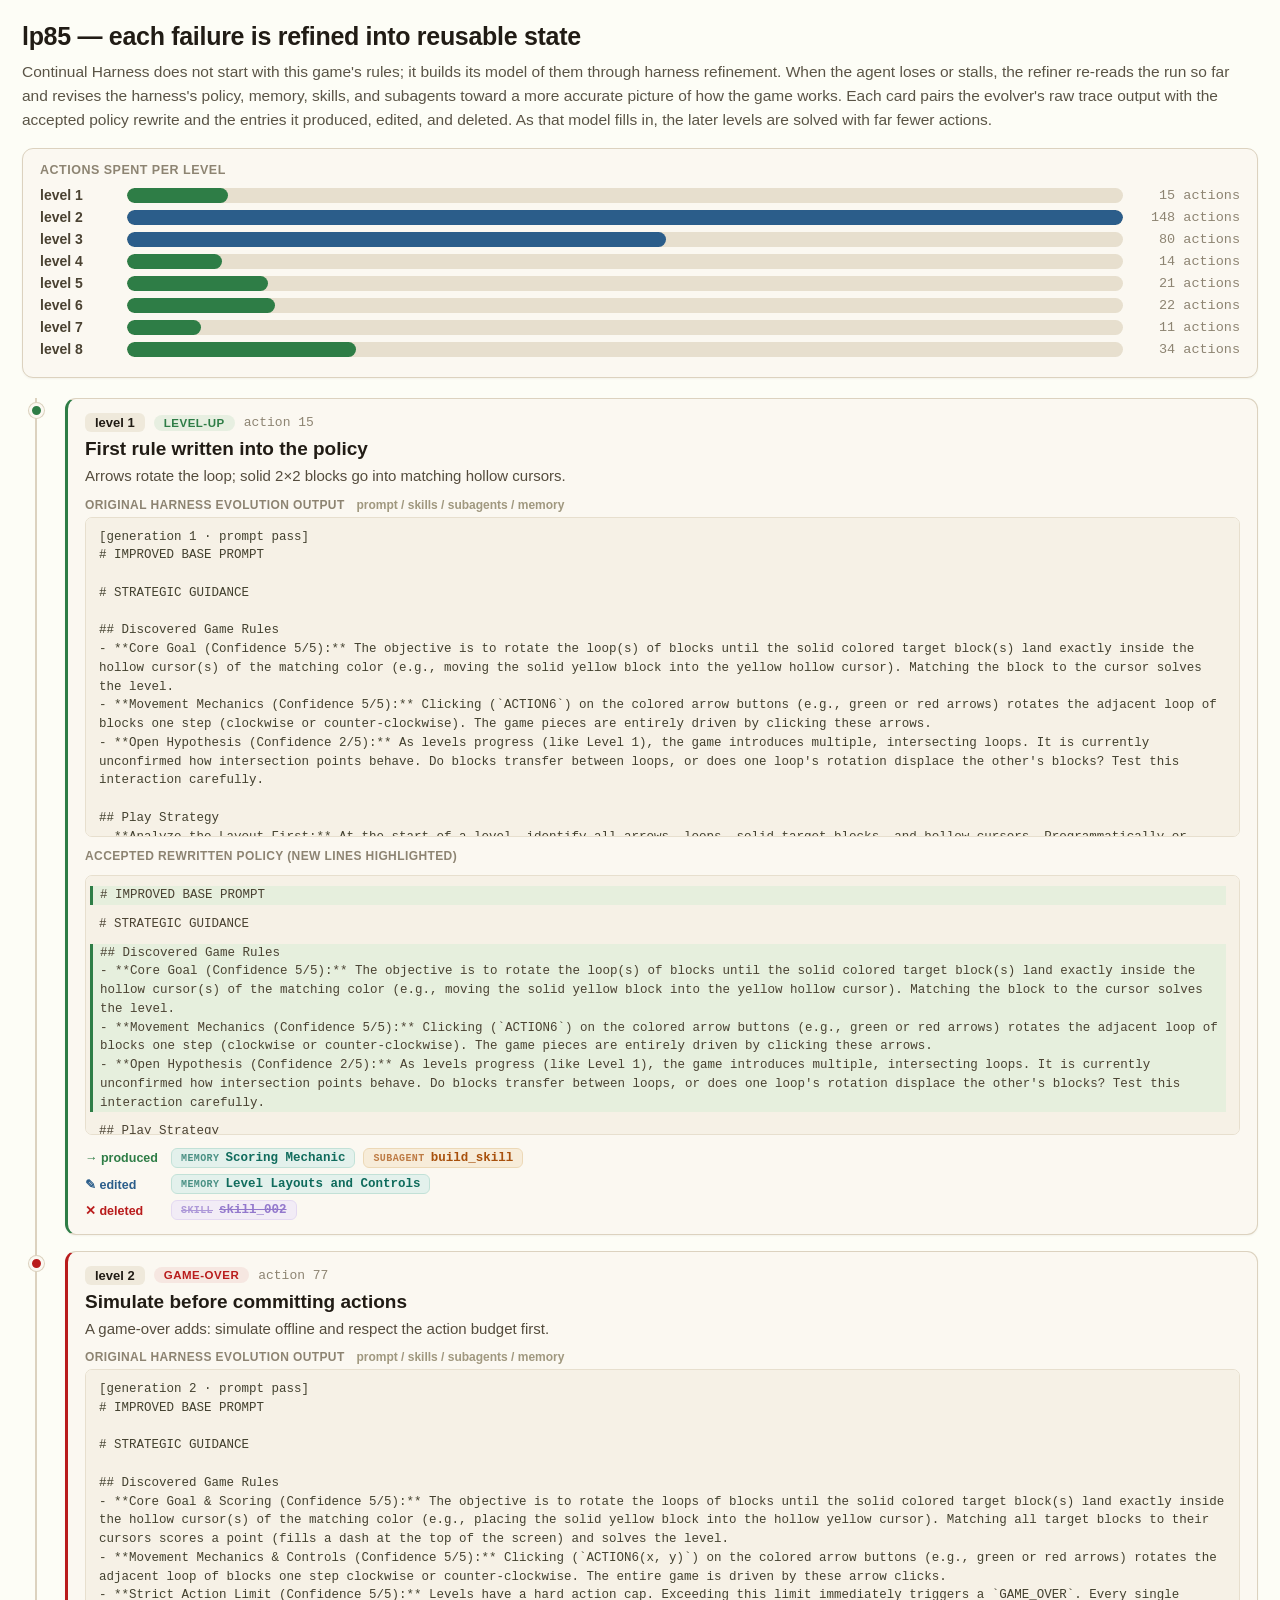
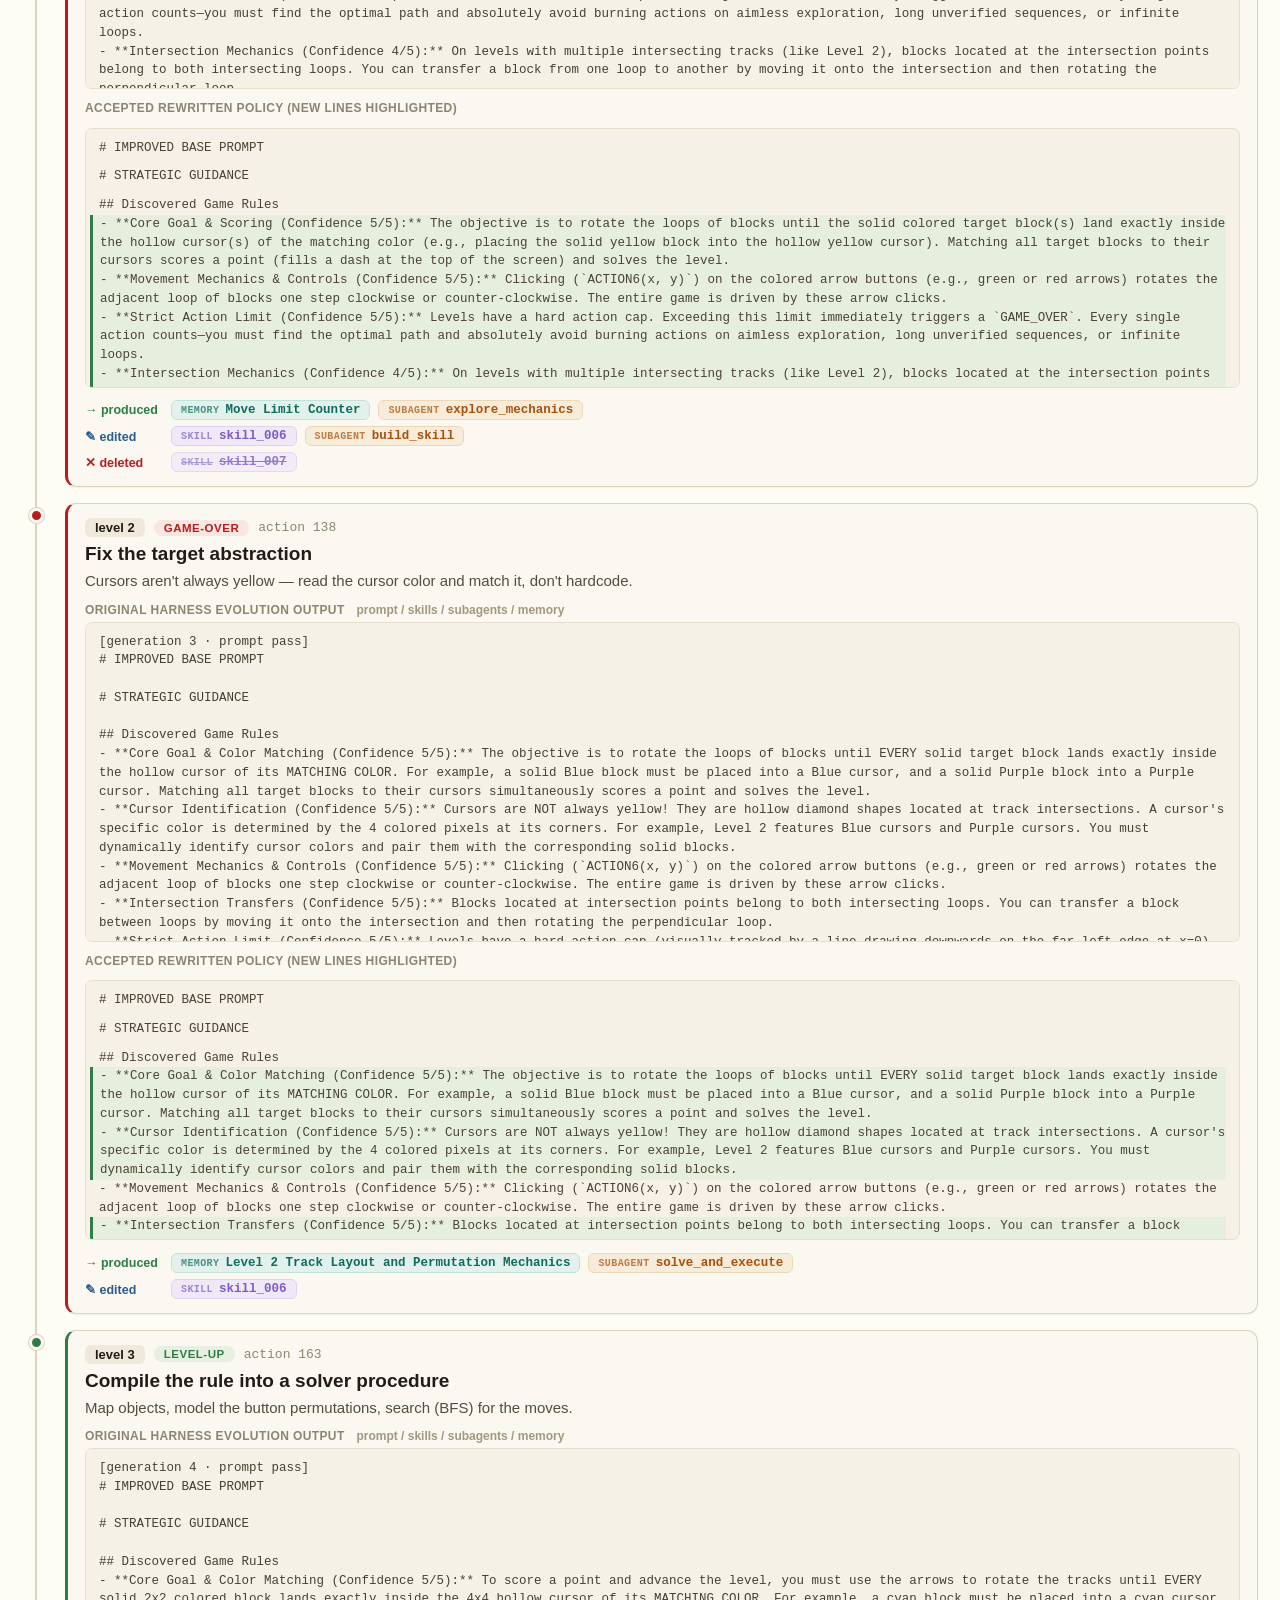
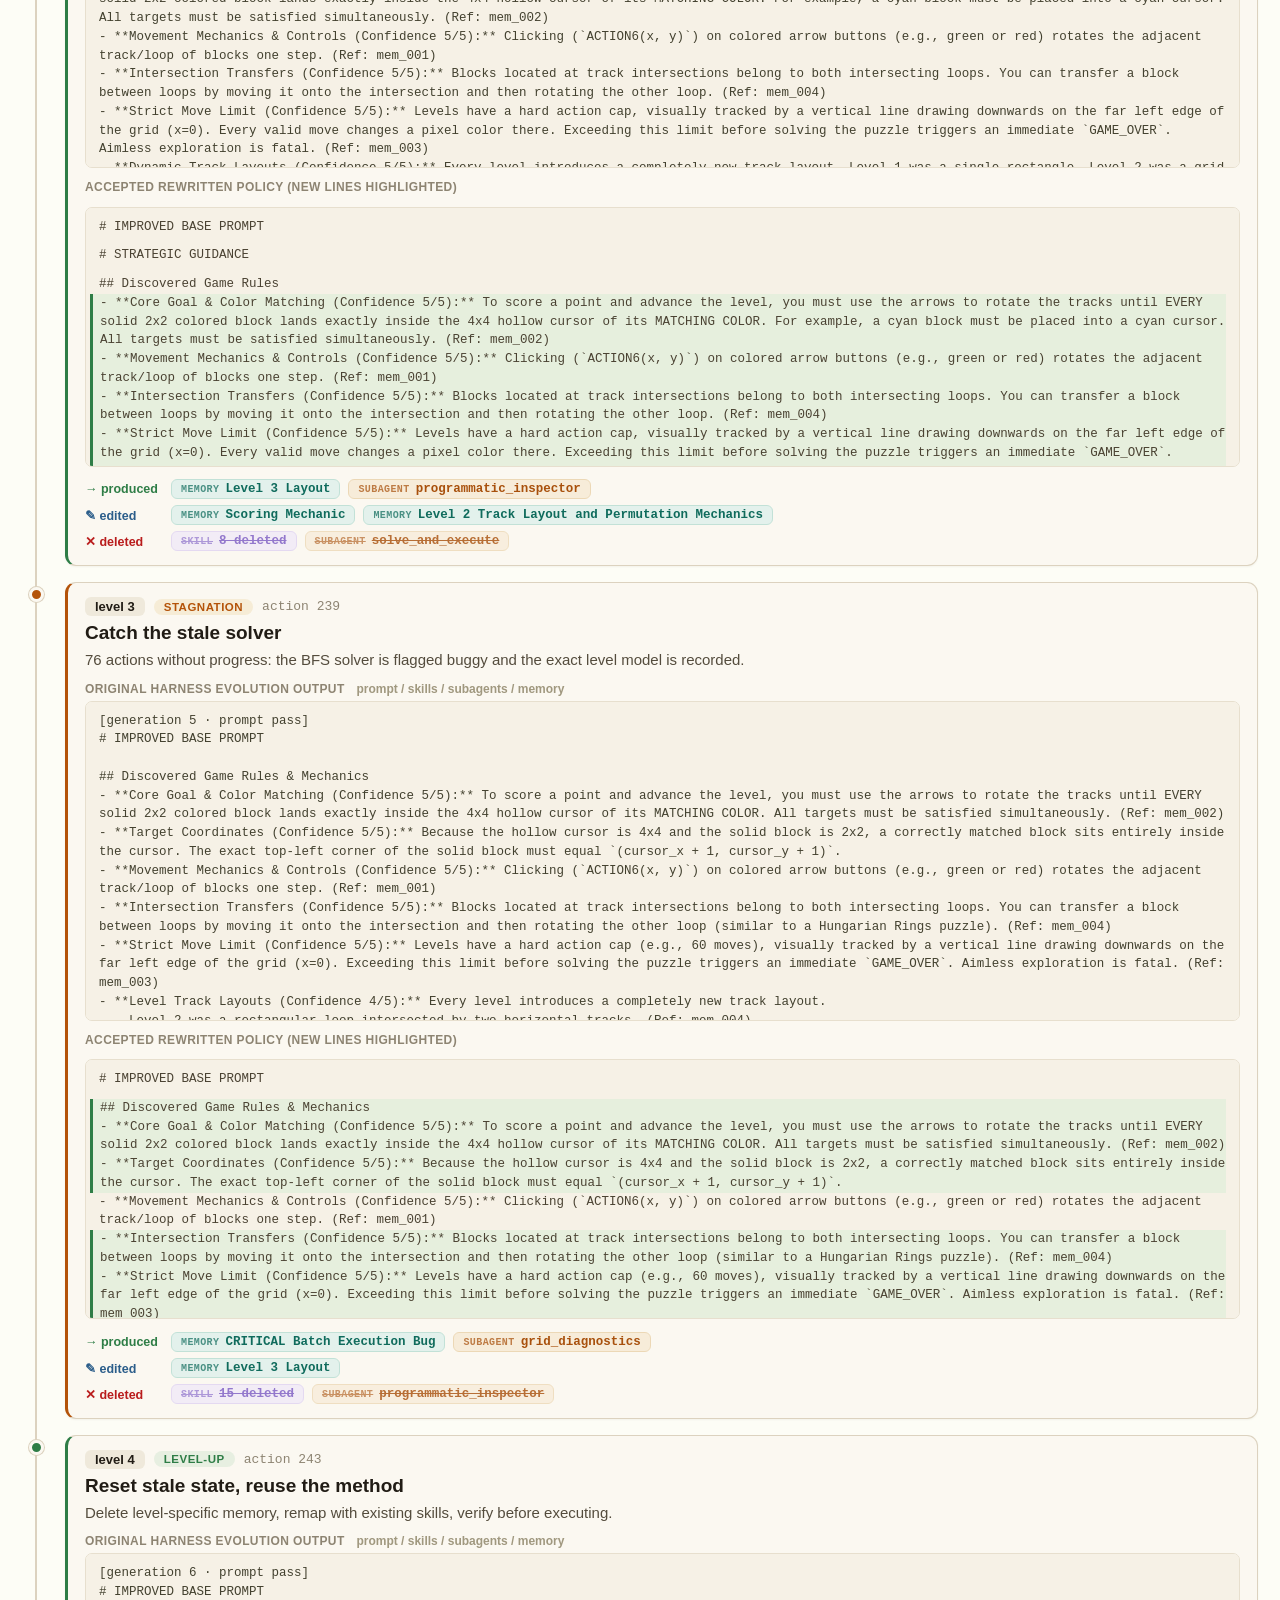
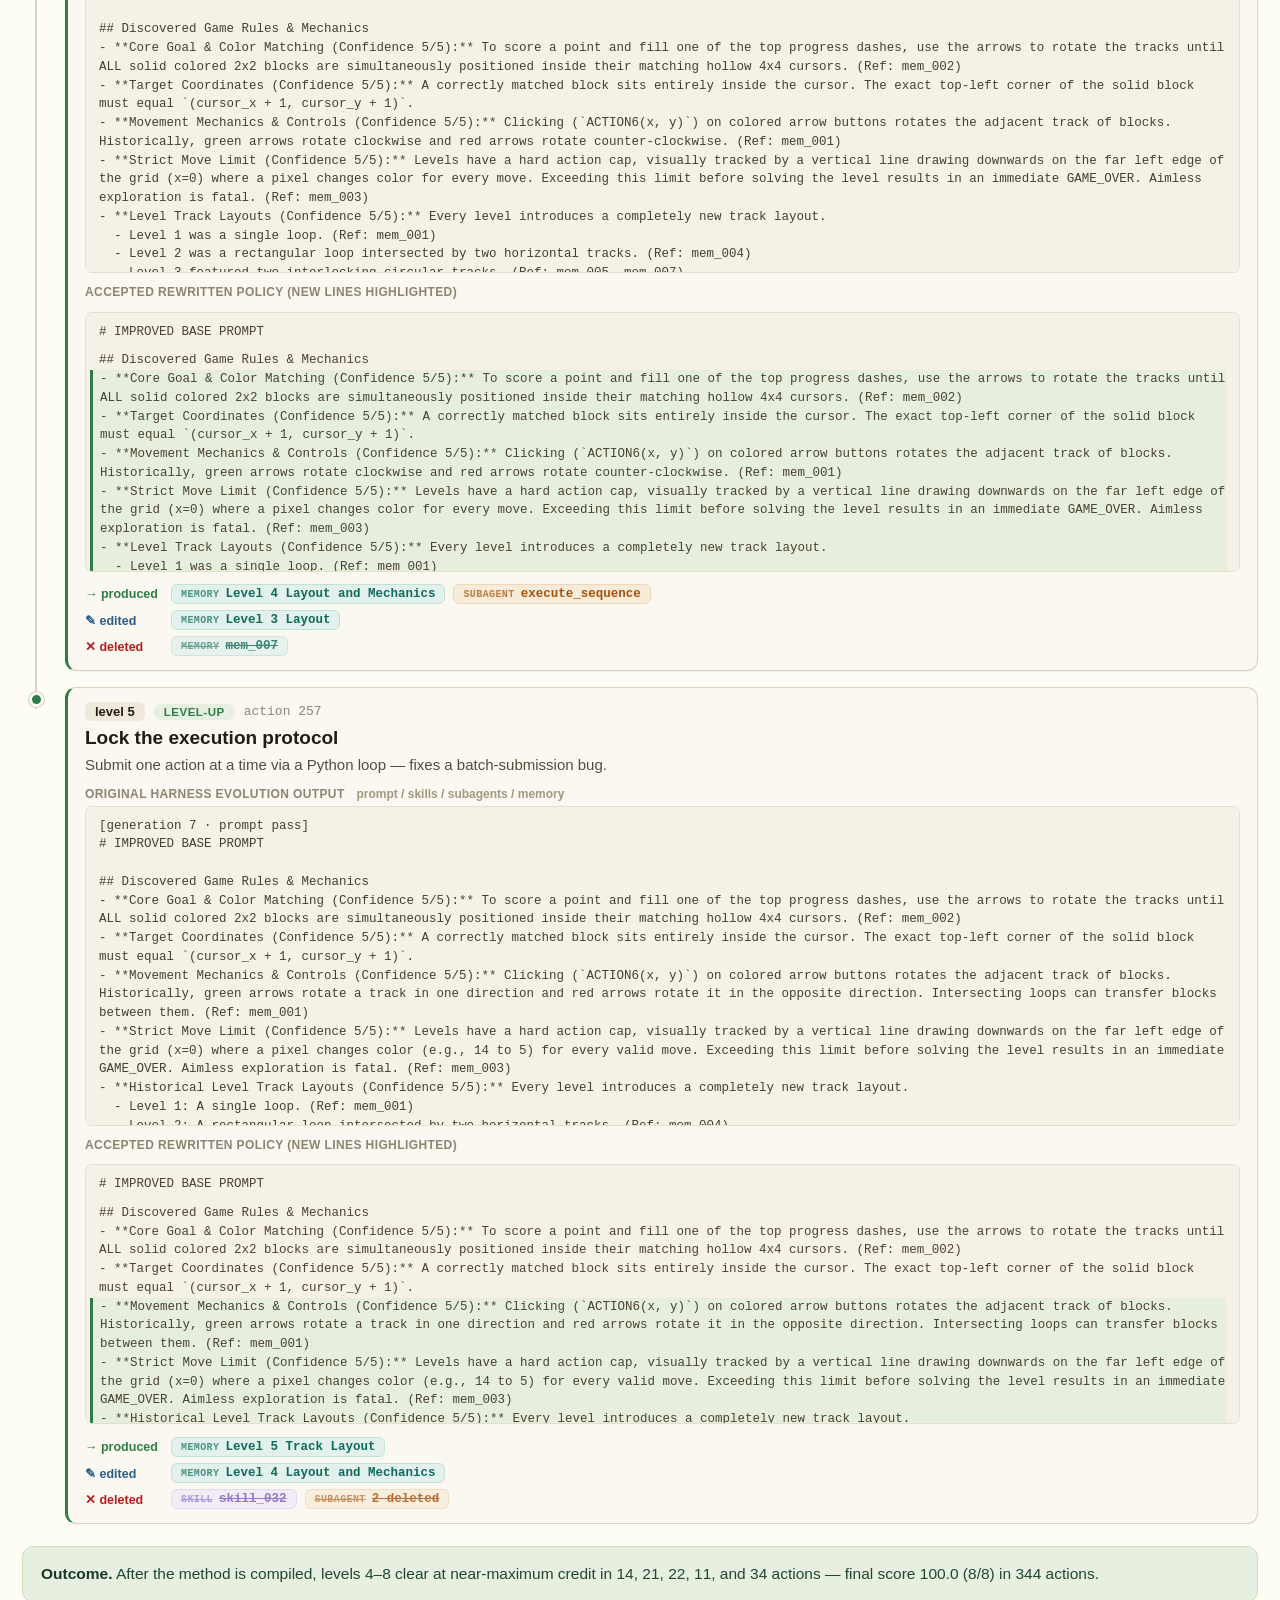
<file: artifacts/refinement_lp85.html>
<!DOCTYPE html>
<html lang="en"><head><meta charset="utf-8">
<meta name="viewport" content="width=device-width, initial-scale=1">
<title>Continual Harness — lp85 refinement timeline</title>
<style>
:root{
  --ink:#211c15; --body:#3c352b; --muted:#8d8472; --line:#dcd2bf;
  --blue:#2b5d8a; --violet:#7c5cc4; --green:#2e7d46; --over:#b91c1c; --stag:#b45309;
  --green-bg:#e7efe1; --over-bg:#f6e7e1; --stag-bg:#f6ecd6;
  --mono:ui-monospace,SFMono-Regular,Menlo,Consolas,"Liberation Mono",monospace;
}
*{box-sizing:border-box}
body{margin:0;background:#fdfdf6;color:var(--body);font-size:15px;
  font-family:-apple-system,BlinkMacSystemFont,"Segoe UI",Roboto,Helvetica,Arial,sans-serif;}
.wrap{max-width:none;margin:0 auto;padding:22px 22px 12px;}
.title{font-size:25px;font-weight:800;color:var(--ink);letter-spacing:-.3px;}
.thesis{font-size:15.5px;line-height:1.55;color:#5a5446;margin:9px 0 16px;}

.levels{background:#fbf8f1;border:1px solid var(--line);border-radius:11px;padding:14px 17px;
  margin-bottom:20px;box-shadow:0 1px 2px rgba(60,40,20,.05);}
.levels-head{font-size:12.5px;text-transform:uppercase;letter-spacing:.5px;color:var(--muted);
  font-weight:700;margin-bottom:10px;}
.lv-row{display:flex;align-items:center;gap:13px;margin:6px 0;}
.lv-name{flex:0 0 74px;font-size:14px;color:#4a4232;font-weight:600;}
.lv-track{flex:1;height:15px;background:#e7dfce;border-radius:8px;overflow:hidden;}
.lv-fill{display:block;height:100%;background:var(--blue);border-radius:8px;}
.lv-fill.cheap{background:var(--green);}
.lv-num{flex:0 0 104px;text-align:right;font-size:13.5px;color:var(--muted);font-family:var(--mono);}

.ms{display:grid;grid-template-columns:28px 1fr;gap:15px;}
.ms-rail{position:relative;display:flex;justify-content:center;}
.ms-rail::before{content:"";position:absolute;top:0;bottom:-2px;width:2px;background:var(--line);}
.ms:last-child .ms-rail::before{bottom:auto;height:22px;}
.dot{position:relative;z-index:1;width:15px;height:15px;border-radius:50%;margin-top:5px;
  border:3px solid #fbf8f1;box-shadow:0 0 0 1px var(--line);}
.k-up .dot{background:var(--green);} .k-over .dot{background:var(--over);}
.k-stag .dot{background:var(--stag);}
.ms-body{background:#fbf8f1;border:1px solid var(--line);border-radius:11px;padding:14px 17px;
  margin-bottom:16px;box-shadow:0 1px 2px rgba(60,40,20,.05);}
.k-up .ms-body{border-left:3px solid var(--green);}
.k-over .ms-body{border-left:3px solid var(--over);}
.k-stag .ms-body{border-left:3px solid var(--stag);}

.ms-meta{display:flex;align-items:center;gap:9px;flex-wrap:wrap;margin-bottom:6px;}
.lvbadge{font-size:13px;font-weight:700;color:var(--ink);background:#efe9db;border-radius:6px;
  padding:2px 10px;}
.kind{font-size:11.5px;font-weight:700;text-transform:uppercase;letter-spacing:.5px;
  border-radius:11px;padding:2px 10px;}
.kind.k-up{color:var(--green);background:var(--green-bg);}
.kind.k-over{color:var(--over);background:var(--over-bg);}
.kind.k-stag{color:var(--stag);background:var(--stag-bg);}
.act{font-size:13px;color:var(--muted);font-family:var(--mono);}
.ms-head{font-size:19px;font-weight:700;color:var(--ink);margin:2px 0 5px;}
.ms-detail{font-size:15px;line-height:1.5;color:#544c3d;margin-bottom:10px;}

.raw-evo{margin:5px 0 12px;}
.raw-evo-head{font-size:12px;text-transform:uppercase;letter-spacing:.4px;color:var(--muted);
  font-weight:700;margin-bottom:5px;}
.raw-passes{margin-left:8px;text-transform:none;letter-spacing:0;font-weight:600;color:#a0987f;}
.raw-evo-body{font-family:var(--mono);font-size:12.5px;line-height:1.5;background:#f6f1e6;
  border:1px solid #e7dfce;border-radius:7px;padding:10px 13px;max-height:320px;overflow:auto;
  white-space:pre-wrap;word-break:break-word;color:#43412f;margin:0;}

.evo{margin:4px 0 2px;}
.evo-head{font-size:12px;text-transform:uppercase;letter-spacing:.4px;color:var(--muted);
  font-weight:700;margin-bottom:5px;}
.evo-body{font-family:var(--mono);font-size:12.5px;line-height:1.5;background:#f6f1e6;
  border:1px solid #e7dfce;border-radius:7px;padding:10px 13px;max-height:260px;overflow:auto;
  white-space:normal;color:#4a4232;}
.evo-body span{display:block;white-space:pre-wrap;word-break:break-word;}
.evo-body span.add{background:#e6efdd;border-left:3px solid var(--green);
  padding-left:7px;margin-left:-9px;}
.evo-body span.blank{min-height:.8em;}

.store-ops{margin-top:11px;display:flex;flex-direction:column;gap:6px;}
.op-row{display:flex;align-items:flex-start;gap:8px;flex-wrap:wrap;}
.op-label{flex:0 0 auto;min-width:78px;font-size:12.5px;font-weight:700;color:var(--muted);
  padding-top:3px;}
.op-row.added .op-label{color:var(--green);}
.op-row.edited .op-label{color:var(--blue);}
.op-row.deleted .op-label{color:var(--over);}
.chip{display:inline-flex;align-items:baseline;gap:6px;font-family:var(--mono);font-size:12.5px;
  font-weight:700;border-radius:6px;padding:2px 9px;border:1px solid transparent;}
.chip .ct{font-size:10px;font-weight:800;text-transform:uppercase;letter-spacing:.4px;opacity:.72;}
.chip.mem{color:#0f6b5c;background:#e3f1ec;border-color:#c2e1d7;}
.chip.skill{color:var(--violet);background:#efe9f7;border-color:#ded2f1;}
.chip.sub{color:#a8500c;background:#f7ecd9;border-color:#ecd8b6;}
.op-row.deleted .chip{text-decoration:line-through;opacity:.82;}

.outcome{margin-top:6px;background:var(--green-bg);border:1px solid #cbdcb6;border-radius:11px;
  padding:15px 18px;font-size:15.5px;line-height:1.55;color:#1f4731;}
.outcome b{color:#163a26;}
</style></head>
<body><div class="wrap">
  <div class="title">lp85 — each failure is refined into reusable state</div>
  <p class="thesis">Continual Harness does not start with this game&#x27;s rules; it builds its model of them through harness refinement. When the agent loses or stalls, the refiner re-reads the run so far and revises the harness&#x27;s policy, memory, skills, and subagents toward a more accurate picture of how the game works. Each card pairs the evolver&#x27;s raw trace output with the accepted policy rewrite and the entries it produced, edited, and deleted. As that model fills in, the later levels are solved with far fewer actions.</p>
  <div class="levels"><div class="levels-head">actions spent per level</div><div class="lv-row"><span class="lv-name">level 1</span><span class="lv-track"><span class="lv-fill cheap" style="width:10.1%"></span></span><span class="lv-num">15 actions</span></div><div class="lv-row"><span class="lv-name">level 2</span><span class="lv-track"><span class="lv-fill" style="width:100.0%"></span></span><span class="lv-num">148 actions</span></div><div class="lv-row"><span class="lv-name">level 3</span><span class="lv-track"><span class="lv-fill" style="width:54.1%"></span></span><span class="lv-num">80 actions</span></div><div class="lv-row"><span class="lv-name">level 4</span><span class="lv-track"><span class="lv-fill cheap" style="width:9.5%"></span></span><span class="lv-num">14 actions</span></div><div class="lv-row"><span class="lv-name">level 5</span><span class="lv-track"><span class="lv-fill cheap" style="width:14.2%"></span></span><span class="lv-num">21 actions</span></div><div class="lv-row"><span class="lv-name">level 6</span><span class="lv-track"><span class="lv-fill cheap" style="width:14.9%"></span></span><span class="lv-num">22 actions</span></div><div class="lv-row"><span class="lv-name">level 7</span><span class="lv-track"><span class="lv-fill cheap" style="width:7.4%"></span></span><span class="lv-num">11 actions</span></div><div class="lv-row"><span class="lv-name">level 8</span><span class="lv-track"><span class="lv-fill cheap" style="width:23.0%"></span></span><span class="lv-num">34 actions</span></div></div>
  <div class="timeline">
    <div class="ms k-up"><div class="ms-rail"><span class="dot"></span></div><div class="ms-body"><div class="ms-meta"><span class="lvbadge">level 1</span><span class="kind k-up">level-up</span><span class="act">action 15</span></div><div class="ms-head">First rule written into the policy</div><div class="ms-detail">Arrows rotate the loop; solid 2×2 blocks go into matching hollow cursors.</div><div class="raw-evo"><div class="raw-evo-head">original harness evolution output <span class="raw-passes">prompt / skills / subagents / memory</span></div><pre class="raw-evo-body">[generation 1 · prompt pass]
# IMPROVED BASE PROMPT

# STRATEGIC GUIDANCE

## Discovered Game Rules
- **Core Goal (Confidence 5/5):** The objective is to rotate the loop(s) of blocks until the solid colored target block(s) land exactly inside the hollow cursor(s) of the matching color (e.g., moving the solid yellow block into the yellow hollow cursor). Matching the block to the cursor solves the level.
- **Movement Mechanics (Confidence 5/5):** Clicking (`ACTION6`) on the colored arrow buttons (e.g., green or red arrows) rotates the adjacent loop of blocks one step (clockwise or counter-clockwise). The game pieces are entirely driven by clicking these arrows.
- **Open Hypothesis (Confidence 2/5):** As levels progress (like Level 1), the game introduces multiple, intersecting loops. It is currently unconfirmed how intersection points behave. Do blocks transfer between loops, or does one loop&#x27;s rotation displace the other&#x27;s blocks? Test this interaction carefully.

## Play Strategy
- **Analyze the Layout First:** At the start of a level, identify all arrows, loops, solid target blocks, and hollow cursors. Programmatically or visually map the sequence of rotations needed.
- **Efficient Execution:** Use `ACTION6` to click the arrows. Once you know the path, you can submit a short batch of clicks to perform multiple rotations at once. However, keep sequences short when moving blocks through unverified intersections.
- **Valid Actions Only:** Always check `state.latest_frame.available_actions`. If only `ACTION6` is permitted, do not submit invalid actions like `ACTION5` (Enter/Space), as they will be rejected and waste the step.

## Skill &amp; Tool Development Lessons
- **Dynamically Locate Objects:** **Do NOT hardcode coordinates** (e.g., `top_y = 19`) in your skills. Level layouts change completely between levels. Write scripts that scan the grid for target shapes (like the arrows or hollow cursors) and map the loops dynamically based on grid connections.
- **Respect Sandbox Restrictions:** Do NOT attempt to write &quot;eval_python&quot; skills using `exec()` or `eval()`. Dynamic code execution is strictly banned in the sandbox and will throw an error. Write concrete, safe analysis scripts instead.
- **Leverage Image Feedback:** Use the provided grid states and rendered hex arrays to write tools that track exactly which blocks move during a rotation.

[generation 1 · skills pass]
{
  &quot;analysis&quot;: &quot;Deleted &#x27;eval_python&#x27; (skill_002) because it relies on the &#x27;exec&#x27; function which violates the sandbox policy, and the agent can natively run arbitrary code by creating new temporary skills.&quot;,
  &quot;add&quot;: [],
  &quot;edit&quot;: [],
  &quot;delete&quot;: [
    &quot;skill_002&quot;
  ]
}

[generation 1 · subagents pass]
{
  &quot;analysis&quot;: &quot;The orchestrator spent over 10 turns iteratively writing, running, and refining a Python skill (fixing coordinates and offsets) to extract the state of the loop. I added a &#x27;build_skill&#x27; subagent to encapsulate this repetitive code-test-debug cycle, freeing the orchestrator to focus on gameplay strategy.&quot;,
  &quot;add&quot;: [
    {
      &quot;name&quot;: &quot;build_skill&quot;,
      &quot;description&quot;: &quot;Iteratively writes, tests, and refines a Python skill to extract specific visual/logical information from the game grid.&quot;,
      &quot;system_instructions&quot;: &quot;You are an expert Python coder specializing in grid analysis. Your task is to create or update a skill using `process_skill`, then test it with `run_skill`. You will likely need to adjust coordinates, offsets, and array indices based on the test results. Iterate until the script correctly and robustly extracts the requested information from `state.latest_frame.frame`. When the skill works perfectly, call subagent_return(answer, status=&#x27;success&#x27;) with the skill ID and a summary of its output.&quot;,
      &quot;directive&quot;: &quot;Write and refine a skill to fulfill the user&#x27;s data extraction request.&quot;,
      &quot;return_condition&quot;: &quot;Return when the skill runs without errors and produces the correct logical representation of the target grid elements.&quot;,
      &quot;handler_type&quot;: &quot;looping&quot;,
      &quot;max_turns&quot;: 15,
      &quot;allowed_tools&quot;: [
        &quot;process_skill&quot;,
        &quot;run_skill&quot;
      ],
      &quot;tags&quot;: [
        &quot;coding&quot;,
        &quot;analysis&quot;
      ]
    }
  ],
  &quot;edit&quot;: [],
  &quot;delete&quot;: []
}

[generation 1 · memory pass]
```json
{
  &quot;analysis&quot;: &quot;The trajectory shows the agent successfully scoring a point and triggering a level change (score 0-&gt;1) by rotating the loop until the solid yellow block moved inside the yellow hollow cursor. Image 2 reveals that the next level has a different layout with multiple interconnected loops and multiple pairs of arrows. I am adding the confirmed scoring mechanic to memory and updating the initial layout memory to note that it specifically describes Level 1.&quot;,
  &quot;add&quot;: [
    {
      &quot;title&quot;: &quot;Scoring Mechanic&quot;,
      &quot;body&quot;: &quot;To score a point and fill one of the top progress dashes, use the red and green arrows to rotate the loops until a solid colored block is moved inside a matching hollow cursor (e.g., solid yellow block into the hollow yellow cursor).&quot;,
      &quot;tags&quot;: [&quot;rule&quot;, &quot;mechanics&quot;],
      &quot;confidence&quot;: 5
    }
  ],
  &quot;edit&quot;: [
    {
      &quot;id&quot;: &quot;mem_001&quot;,
      &quot;body&quot;: &quot;Level 1 features a single loop of 20 4x4 blocks. A green arrow rotates the loop clockwise; a red arrow rotates it counter-clockwise. A yellow hollow cursor surrounds the top-left block, and one solid yellow block exists. Higher levels feature multiple interconnected loops and arrow pairs. Progress is tracked by 7 dashes at the top.&quot;,
      &quot;confidence&quot;: 5,
      &quot;title&quot;: &quot;Level Layouts and Controls&quot;,
      &quot;tags&quot;: [&quot;layout&quot;, &quot;mechanics&quot;]
    }
  ],
  &quot;delete&quot;: []
}
```</pre></div><div class="evo"><div class="evo-head">accepted rewritten policy (new lines highlighted)</div><pre class="evo-body"><span class="add"># IMPROVED BASE PROMPT</span><span class="blank"></span><span># STRATEGIC GUIDANCE</span><span class="blank"></span><span class="add">## Discovered Game Rules</span><span class="add">- **Core Goal (Confidence 5/5):** The objective is to rotate the loop(s) of blocks until the solid colored target block(s) land exactly inside the hollow cursor(s) of the matching color (e.g., moving the solid yellow block into the yellow hollow cursor). Matching the block to the cursor solves the level.</span><span class="add">- **Movement Mechanics (Confidence 5/5):** Clicking (`ACTION6`) on the colored arrow buttons (e.g., green or red arrows) rotates the adjacent loop of blocks one step (clockwise or counter-clockwise). The game pieces are entirely driven by clicking these arrows.</span><span class="add">- **Open Hypothesis (Confidence 2/5):** As levels progress (like Level 1), the game introduces multiple, intersecting loops. It is currently unconfirmed how intersection points behave. Do blocks transfer between loops, or does one loop&#x27;s rotation displace the other&#x27;s blocks? Test this interaction carefully.</span><span class="blank"></span><span>## Play Strategy</span><span class="add">- **Analyze the Layout First:** At the start of a level, identify all arrows, loops, solid target blocks, and hollow cursors. Programmatically or visually map the sequence of rotations needed.</span><span class="add">- **Efficient Execution:** Use `ACTION6` to click the arrows. Once you know the path, you can submit a short batch of clicks to perform multiple rotations at once. However, keep sequences short when moving blocks through unverified intersections.</span><span class="add">- **Valid Actions Only:** Always check `state.latest_frame.available_actions`. If only `ACTION6` is permitted, do not submit invalid actions like `ACTION5` (Enter/Space), as they will be rejected and waste the step.</span><span class="blank"></span><span class="add">## Skill &amp; Tool Development Lessons</span><span class="add">- **Dynamically Locate Objects:** **Do NOT hardcode coordinates** (e.g., `top_y = 19`) in your skills. Level layouts change completely between levels. Write scripts that scan the grid for target shapes (like the arrows or hollow cursors) and map the loops dynamically based on grid connections.</span><span class="add">- **Respect Sandbox Restrictions:** Do NOT attempt to write &quot;eval_python&quot; skills using `exec()` or `eval()`. Dynamic code execution is strictly banned in the sandbox and will throw an error. Write concrete, safe analysis scripts instead.</span><span class="add">- **Leverage Image Feedback:** Use the provided grid states and rendered hex arrays to write tools that track exactly which blocks move during a rotation.</span></pre></div><div class="store-ops"><div class="op-row added"><span class="op-label">→ produced</span><span class="chip mem" title="mem_002"><span class="ct">memory</span>Scoring Mechanic</span><span class="chip sub" title="subagent_001"><span class="ct">subagent</span>build_skill</span></div><div class="op-row edited"><span class="op-label">✎ edited</span><span class="chip mem" title="mem_001"><span class="ct">memory</span>Level Layouts and Controls</span></div><div class="op-row deleted"><span class="op-label">✕ deleted</span><span class="chip skill" title="skill_002"><span class="ct">skill</span>skill_002</span></div></div></div></div><div class="ms k-over"><div class="ms-rail"><span class="dot"></span></div><div class="ms-body"><div class="ms-meta"><span class="lvbadge">level 2</span><span class="kind k-over">game-over</span><span class="act">action 77</span></div><div class="ms-head">Simulate before committing actions</div><div class="ms-detail">A game-over adds: simulate offline and respect the action budget first.</div><div class="raw-evo"><div class="raw-evo-head">original harness evolution output <span class="raw-passes">prompt / skills / subagents / memory</span></div><pre class="raw-evo-body">[generation 2 · prompt pass]
# IMPROVED BASE PROMPT

# STRATEGIC GUIDANCE

## Discovered Game Rules
- **Core Goal &amp; Scoring (Confidence 5/5):** The objective is to rotate the loops of blocks until the solid colored target block(s) land exactly inside the hollow cursor(s) of the matching color (e.g., placing the solid yellow block into the hollow yellow cursor). Matching all target blocks to their cursors scores a point (fills a dash at the top of the screen) and solves the level.
- **Movement Mechanics &amp; Controls (Confidence 5/5):** Clicking (`ACTION6(x, y)`) on the colored arrow buttons (e.g., green or red arrows) rotates the adjacent loop of blocks one step clockwise or counter-clockwise. The entire game is driven by these arrow clicks.
- **Strict Action Limit (Confidence 5/5):** Levels have a hard action cap. Exceeding this limit immediately triggers a `GAME_OVER`. Every single action counts—you must find the optimal path and absolutely avoid burning actions on aimless exploration, long unverified sequences, or infinite loops.
- **Intersection Mechanics (Confidence 4/5):** On levels with multiple intersecting tracks (like Level 2), blocks located at the intersection points belong to both intersecting loops. You can transfer a block from one loop to another by moving it onto the intersection and then rotating the perpendicular loop.
- **Open Hypothesis (Confidence 2/5):** As levels progress past Level 2, new obstacles, tracks of different shapes, or complex overlapping cursors might be introduced. It is currently unconfirmed if different colored blocks can block each other or overlap on the same track. 

## Play Strategy
- **Simulate Offline Before Executing:** Because of the strict action cap, you MUST find the shortest possible sequence of moves mathematically before committing to actions. Build a Python skill that parses the board into tracks (lists of coordinates) and simulates arrow clicks as array shifts (permutations). Use a breadth-first search (BFS) to find the shortest path to the target state.
- **Execute Carefully from the Main Prompt:** Do NOT let your solver skills blindly execute long sequences of actions inline using `tools.take_actions()`. If the internal simulation desyncs from the actual game state, the skill will repeatedly execute flawed moves and rapidly drain your action limit, causing a Game Over. Instead, have your solver skill `print()` or `result` the optimal list of coordinate clicks, and then submit them yourself from the main agent in short, verifiable batches (3-5 actions at a time).
- **Use Intersecting Tracks as Storage Buffers:** When multiple target blocks share the same track, they must be spaced apart by an exact distance to simultaneously land on their cursors. Use the perpendicular intersecting tracks to temporarily &quot;park&quot; one block. This allows you to rotate the primary track to adjust the distance between the blocks before bringing the parked block back in.

## Skill &amp; Tool Development Lessons
- **Dynamic Parsing:** Do not hardcode track or cursor coordinates. Grid states change drastically between levels. Write scripts to dynamically scan the hex grid for arrows (colors `8` and `e`), solid 2x2 blocks, and hollow cursors to construct the track graphs.
- **Perfect Sandbox Modeling:** Your approach of extracting track positions (e.g., `V_pos`, `M_pos`) and mapping actions to cyclic permutations (e.g., `apply_shift(V_pos, 1)`) is proven and highly successful. Reuse this mathematical modeling for future levels to build fast, accurate offline puzzle solvers without risking game actions.

[generation 2 · skills pass]
{
  &quot;analysis&quot;: &quot;The previous `solve_level_2` skill used inline action execution to explore the state space (testing and reversing moves), which exhausted the game&#x27;s turn limit and caused a GAME_OVER at step 76. I replaced `skill_006` with a purely offline permutation-based BFS that uses the hardcoded loop tracks discovered by `debug_solver`. This finds the shortest path without consuming any in-game turns, then executes only the correct solution sequence. I also deleted `skill_007` (debug_solver) as its logic is now fully integrated into the solver.&quot;,
  &quot;add&quot;: [],
  &quot;edit&quot;: [
    {
      &quot;id&quot;: &quot;skill_006&quot;,
      &quot;name&quot;: &quot;solve_level_2&quot;,
      &quot;description&quot;: &quot;Uses purely offline permutation BFS to find the shortest path for Level 2 and executes it, avoiding turn exhaustion.&quot;,
      &quot;code&quot;: &quot;grid = state.latest_frame.frame[-1]\n\nblocks = []\nfor y in range(len(grid)-1):\n    for x in range(len(grid[y])-1):\n        c = grid[y][x]\n        if c not in \&quot;0348e\&quot;:\n            if grid[y][x+1] == c and grid[y+1][x] == c and grid[y+1][x+1] == c:\n                blocks.append((x, y, c))\n                \ncursors = []\nfor y in range(len(grid)-3):\n    for x in range(len(grid[y])-3):\n        c = grid[y][x]\n        if c not in \&quot;0348e\&quot;:\n            if grid[y][x+3] == c and grid[y+3][x] == c and grid[y+3][x+3] == c:\n                cursors.append((x+1, y+1, c))\n                \nV_pos = [\n    (23,17), (26,17), (29,17), (32,17), (35,17),\n    (35,20), (35,23), (35,26), (35,29), (35,32), (35,35), (35,38), (35,41), (35,44),\n    (32,44), (29,44), (26,44), (23,44),\n    (23,41), (23,38), (23,35), (23,32), (23,29), (23,26), (23,23), (23,20)\n]\nM_pos = [(17,26), (20,26), (23,26), (26,26), (29,26), (32,26), (35,26), (38,26), (41,26), (44,26)]\nB_pos = [(17,35), (20,35), (23,35), (26,35), (29,35), (32,35), (35,35), (38,35), (41,35), (44,35)]\n\ndef apply_shift(pos_list, shift):\n    perm = {}\n    for i, p in enumerate(pos_list):\n        perm[p] = pos_list[(i + shift) % len(pos_list)]\n    return perm\n\naction_perms = {\n    (20, 17): apply_shift(V_pos, -1),\n    (39, 17): apply_shift(V_pos, 1),\n    (14, 26): apply_shift(M_pos, -1),\n    (48, 26): apply_shift(M_pos, 1),\n    (14, 35): apply_shift(B_pos, -1),\n    (48, 35): apply_shift(B_pos, 1)\n}\n\ntarget_colors = {c for x, y, c in cursors}\nstart_state = tuple(sorted([(x, y, c) for x, y, c in blocks if c in target_colors]))\ntarget_state = tuple(sorted(cursors))\n\nprint(\&quot;Start state:\&quot;, start_state)\nprint(\&quot;Target state:\&quot;, target_state)\n\nresult = None\nif start_state == target_state:\n    print(\&quot;Already at target.\&quot;)\n    result = {\&quot;solved\&quot;: True, \&quot;path\&quot;: []}\nelse:\n    def get_next(st, act):\n        perm = action_perms[act]\n        nxt = []\n        for x, y, c in st:\n            nx, ny = perm.get((x, y), (x, y))\n            nxt.append((nx, ny, c))\n        return tuple(sorted(nxt))\n        \n    queue = collections.deque([(start_state, [])])\n    visited = {start_state}\n    \n    solution_path = None\n    nodes = 0\n    while queue:\n        curr, path = queue.popleft()\n        nodes += 1\n        \n        if curr == target_state:\n            solution_path = path\n            break\n            \n        if len(path) &gt; 30:\n            continue\n            \n        for act in action_perms:\n            nxt = get_next(curr, act)\n            if nxt not in visited:\n                visited.add(nxt)\n                queue.append((nxt, path + [act]))\n                \n    if solution_path is not None:\n        print(f\&quot;Solved in {len(solution_path)} steps (explored {nodes} nodes): {solution_path}\&quot;)\n        actions = [{\&quot;name\&quot;: \&quot;ACTION6\&quot;, \&quot;x\&quot;: x, \&quot;y\&quot;: y} for x, y in solution_path]\n        res = tools.take_actions(actions=actions)\n        result = {\&quot;solved\&quot;: True, \&quot;path\&quot;: solution_path, \&quot;result\&quot;: res}\n    else:\n        print(f\&quot;No solution found after exploring {nodes} nodes!\&quot;)\n        result = {\&quot;solved\&quot;: False}\n&quot;
    }
  ],
  &quot;delete&quot;: [
    &quot;skill_007&quot;
  ]
}

[generation 2 · subagents pass]
{
  &quot;analysis&quot;: &quot;The orchestrator manually explored arrow mechanics one step at a time (steps 15-17) and manually managed complex solver/BFS script development (solve_level_2, debug_solver) instead of delegating to a subagent. I added &#x27;explore_mechanics&#x27; to own systematic physical testing and documentation of game elements, and expanded &#x27;build_skill&#x27; to explicitly include writing programmatic solvers and simulation algorithms.&quot;,
  &quot;add&quot;: [
    {
      &quot;name&quot;: &quot;explore_mechanics&quot;,
      &quot;description&quot;: &quot;Systematically explores the action space by interacting with game elements and observing results to discover mechanics and rules.&quot;,
      &quot;system_instructions&quot;: &quot;You are an exploratory subagent. Your task is to test unknown game elements (like arrows, buttons, or blocks) by using the take_actions tool for short experiments. After each action, analyze how the game grid changed. Use process_memory to document your findings about what each action does, how objects move, and any rules you discover. You must call subagent_return(findings, status) to return control once you have mapped out the mechanics, or immediately if you encounter a level change, a terminal state (like GAME_OVER), or uncertain results.&quot;,
      &quot;directive&quot;: &quot;Test the specified game actions/elements and document their behavior.&quot;,
      &quot;return_condition&quot;: &quot;Return when the mechanics are fully documented or upon terminal states, level changes, or uncertain results.&quot;,
      &quot;handler_type&quot;: &quot;looping&quot;,
      &quot;max_turns&quot;: 15,
      &quot;allowed_tools&quot;: [
        &quot;take_actions&quot;,
        &quot;process_memory&quot;
      ],
      &quot;tags&quot;: [
        &quot;exploration&quot;,
        &quot;mechanics&quot;
      ]
    }
  ],
  &quot;edit&quot;: [
    {
      &quot;id&quot;: &quot;subagent_001&quot;,
      &quot;system_instructions&quot;: &quot;You are a skilled Python programmer agent. Your job is to iteratively write, test, and refine Python skills using process_skill and run_skill. You should build scripts not only to extract visual/logical grid information, but also to write programmatic solvers, search algorithms (like BFS), or state simulators. Read any errors or unexpected outputs, refine the code, and test again. Call subagent_return(skill_info, status) when the script works reliably.&quot;,
      &quot;directive&quot;: &quot;Write and refine the requested Python skill until it succeeds.&quot;,
      &quot;handler_type&quot;: &quot;looping&quot;,
      &quot;max_turns&quot;: 15,
      &quot;allowed_tools&quot;: [
        &quot;process_skill&quot;,
        &quot;run_skill&quot;
      ],
      &quot;description&quot;: &quot;Iteratively writes, tests, and refines a Python skill to extract grid data, map mechanics, or programmatically solve levels via search algorithms.&quot;
    }
  ],
  &quot;delete&quot;: []
}

[generation 2 · memory pass]
```json
{
  &quot;analysis&quot;: &quot;The trajectory shows the agent reaching a GAME_OVER state precisely on its 60th valid move in Level 2. Grid changes reveal a pixel at x=0 changing color (14 to 5) with y increasing downwards on every valid move, acting as a visual move limit counter. Since this strict constraint is absent from memory, the agent planned overly long action sequences that exceeded the limit.&quot;,
  &quot;add&quot;: [
    {
      &quot;title&quot;: &quot;Move Limit Counter&quot;,
      &quot;body&quot;: &quot;Levels have a strict move limit (e.g., 60 moves). This is visually tracked by a vertical line drawing downwards on the far left edge of the grid (x=0), where a pixel changes color (e.g., 14 to 5) for every valid move. Exceeding this limit before solving the level results in an immediate GAME_OVER.&quot;,
      &quot;tags&quot;: [&quot;rule&quot;, &quot;mechanics&quot;, &quot;constraints&quot;],
      &quot;confidence&quot;: 5
    }
  ],
  &quot;edit&quot;: [],
  &quot;delete&quot;: []
}
```</pre></div><div class="evo"><div class="evo-head">accepted rewritten policy (new lines highlighted)</div><pre class="evo-body"><span># IMPROVED BASE PROMPT</span><span class="blank"></span><span># STRATEGIC GUIDANCE</span><span class="blank"></span><span>## Discovered Game Rules</span><span class="add">- **Core Goal &amp; Scoring (Confidence 5/5):** The objective is to rotate the loops of blocks until the solid colored target block(s) land exactly inside the hollow cursor(s) of the matching color (e.g., placing the solid yellow block into the hollow yellow cursor). Matching all target blocks to their cursors scores a point (fills a dash at the top of the screen) and solves the level.</span><span class="add">- **Movement Mechanics &amp; Controls (Confidence 5/5):** Clicking (`ACTION6(x, y)`) on the colored arrow buttons (e.g., green or red arrows) rotates the adjacent loop of blocks one step clockwise or counter-clockwise. The entire game is driven by these arrow clicks.</span><span class="add">- **Strict Action Limit (Confidence 5/5):** Levels have a hard action cap. Exceeding this limit immediately triggers a `GAME_OVER`. Every single action counts—you must find the optimal path and absolutely avoid burning actions on aimless exploration, long unverified sequences, or infinite loops.</span><span class="add">- **Intersection Mechanics (Confidence 4/5):** On levels with multiple intersecting tracks (like Level 2), blocks located at the intersection points belong to both intersecting loops. You can transfer a block from one loop to another by moving it onto the intersection and then rotating the perpendicular loop.</span><span class="add">- **Open Hypothesis (Confidence 2/5):** As levels progress past Level 2, new obstacles, tracks of different shapes, or complex overlapping cursors might be introduced. It is currently unconfirmed if different colored blocks can block each other or overlap on the same track. </span><span class="blank"></span><span>## Play Strategy</span><span class="add">- **Simulate Offline Before Executing:** Because of the strict action cap, you MUST find the shortest possible sequence of moves mathematically before committing to actions. Build a Python skill that parses the board into tracks (lists of coordinates) and simulates arrow clicks as array shifts (permutations). Use a breadth-first search (BFS) to find the shortest path to the target state.</span><span class="add">- **Execute Carefully from the Main Prompt:** Do NOT let your solver skills blindly execute long sequences of actions inline using `tools.take_actions()`. If the internal simulation desyncs from the actual game state, the skill will repeatedly execute flawed moves and rapidly drain your action limit, causing a Game Over. Instead, have your solver skill `print()` or `result` the optimal list of coordinate clicks, and then submit them yourself from the main agent in short, verifiable batches (3-5 actions at a time).</span><span class="add">- **Use Intersecting Tracks as Storage Buffers:** When multiple target blocks share the same track, they must be spaced apart by an exact distance to simultaneously land on their cursors. Use the perpendicular intersecting tracks to temporarily &quot;park&quot; one block. This allows you to rotate the primary track to adjust the distance between the blocks before bringing the parked block back in.</span><span class="blank"></span><span>## Skill &amp; Tool Development Lessons</span><span class="add">- **Dynamic Parsing:** Do not hardcode track or cursor coordinates. Grid states change drastically between levels. Write scripts to dynamically scan the hex grid for arrows (colors `8` and `e`), solid 2x2 blocks, and hollow cursors to construct the track graphs.</span><span class="add">- **Perfect Sandbox Modeling:** Your approach of extracting track positions (e.g., `V_pos`, `M_pos`) and mapping actions to cyclic permutations (e.g., `apply_shift(V_pos, 1)`) is proven and highly successful. Reuse this mathematical modeling for future levels to build fast, accurate offline puzzle solvers without risking game actions.</span></pre></div><div class="store-ops"><div class="op-row added"><span class="op-label">→ produced</span><span class="chip mem" title="mem_003"><span class="ct">memory</span>Move Limit Counter</span><span class="chip sub" title="subagent_002"><span class="ct">subagent</span>explore_mechanics</span></div><div class="op-row edited"><span class="op-label">✎ edited</span><span class="chip skill" title="skill_006"><span class="ct">skill</span>skill_006</span><span class="chip sub" title="subagent_001"><span class="ct">subagent</span>build_skill</span></div><div class="op-row deleted"><span class="op-label">✕ deleted</span><span class="chip skill" title="skill_007"><span class="ct">skill</span>skill_007</span></div></div></div></div><div class="ms k-over"><div class="ms-rail"><span class="dot"></span></div><div class="ms-body"><div class="ms-meta"><span class="lvbadge">level 2</span><span class="kind k-over">game-over</span><span class="act">action 138</span></div><div class="ms-head">Fix the target abstraction</div><div class="ms-detail">Cursors aren&#x27;t always yellow — read the cursor color and match it, don&#x27;t hardcode.</div><div class="raw-evo"><div class="raw-evo-head">original harness evolution output <span class="raw-passes">prompt / skills / subagents / memory</span></div><pre class="raw-evo-body">[generation 3 · prompt pass]
# IMPROVED BASE PROMPT

# STRATEGIC GUIDANCE

## Discovered Game Rules
- **Core Goal &amp; Color Matching (Confidence 5/5):** The objective is to rotate the loops of blocks until EVERY solid target block lands exactly inside the hollow cursor of its MATCHING COLOR. For example, a solid Blue block must be placed into a Blue cursor, and a solid Purple block into a Purple cursor. Matching all target blocks to their cursors simultaneously scores a point and solves the level.
- **Cursor Identification (Confidence 5/5):** Cursors are NOT always yellow! They are hollow diamond shapes located at track intersections. A cursor&#x27;s specific color is determined by the 4 colored pixels at its corners. For example, Level 2 features Blue cursors and Purple cursors. You must dynamically identify cursor colors and pair them with the corresponding solid blocks.
- **Movement Mechanics &amp; Controls (Confidence 5/5):** Clicking (`ACTION6(x, y)`) on the colored arrow buttons (e.g., green or red arrows) rotates the adjacent loop of blocks one step clockwise or counter-clockwise. The entire game is driven by these arrow clicks.
- **Intersection Transfers (Confidence 5/5):** Blocks located at intersection points belong to both intersecting loops. You can transfer a block between loops by moving it onto the intersection and then rotating the perpendicular loop.
- **Strict Action Limit (Confidence 5/5):** Levels have a hard action cap (visually tracked by a line drawing downwards on the far left edge at x=0). Every valid move consumes a point. Exceeding this limit before solving the puzzle immediately triggers a `GAME_OVER`. Aimless exploration or infinite loops are fatal.
- **Open Hypothesis (Confidence 2/5):** As levels progress, obstacles, varying track shapes, or different block sizes might appear. It is unconfirmed if blocks of different colors can pass through each other or if they collide on the same track. Assume they do not collide unless proven otherwise.

## Critical Execution Warnings (Learn from past GAME OVERs)
1. **Do NOT Hallucinate Target Colors:** In your previous attempt, you assumed the targets were cyan (&quot;b&quot;) or yellow blocks because Level 1 used yellow elements. You ignored the actual Purple and Blue cursors/blocks, causing your solver to chase the wrong goal. ALWAYS inspect the cursor corner colors and target the exactly matching 2x2 solid blocks. You must use the `process_memory` tool to update `mem_002` to reflect this exact Color Matching rule.
2. **Do NOT Copy-Paste Action JSON:** You recently suffered a `GAME_OVER` because your solver correctly planned an exact sequence `[(14,26), (39,17), ...]` but you lazily submitted the exact same `ACTION6(39,17)` up to 19 times in a row across multiple batches. When submitting `tools.take_actions`, you MUST actively pay attention and carefully type out the exact `x` and `y` coordinates for each step of your plan. Never blindly copy-paste the JSON from previous turns.
3. **Respect Batch Limits:** Do NOT submit 5+ actions in a single batch. Keep batches to 1-4 actions maximum so you can verify the board state hasn&#x27;t desynchronized from your mental model.

## Play Strategy &amp; Skill Development
- **Dynamic Board Parsing:** Continue using your Python skills to dynamically scan the hex grid. Find arrows (colors `8` and `e`), solid 2x2 blocks (e.g., `grid[y][x] == c` and `grid[y+1][x+1] == c`), and hollow cursors (look for 4 corner pixels of the same color forming a 4x4 bounding box, e.g., `grid[y][x] == c` and `grid[y+3][x+3] == c`). Extract the exact coordinates of the track loops (e.g., `V_loop`, `M_loop`).
- **Offline BFS Solver:** Because of the strict action cap, you MUST solve the puzzle offline. Build a script that:
  1. Models the tracks as arrays of coordinates.
  2. Models arrow clicks as cyclic permutations of these arrays.
  3. Uses Breadth-First Search (BFS) to find the shortest sequence of arrow clicks.
  4. **Target Condition:** The BFS should successfully terminate ONLY when every cursor position contains a block of the matching color. Do NOT hardcode a single color target! Match block color to cursor color.
- **Careful Execution:** Once the solver prints the optimal sequence of coordinates to `stdout`, read them from the TOOL RESULTS and submit them from the main prompt in careful batches of 2-4 actions. Validate that the blocks move exactly as predicted before submitting the next batch.

[generation 3 · skills pass]
{
  &quot;analysis&quot;: &quot;The agent repeatedly computes the shortest path using `solve_level_2` but manually executes it in batches of 4 actions. This piecemeal execution led to turn exhaustion (GAME_OVER at step 138). I am updating `solve_level_2` (skill_006) to compute the full path offline and immediately execute it entirely via a single `tools.take_actions` call, bypassing manual chunking and solving the level instantly.&quot;,
  &quot;add&quot;: [],
  &quot;edit&quot;: [
    {
      &quot;id&quot;: &quot;skill_006&quot;,
      &quot;name&quot;: &quot;solve_level_2&quot;,
      &quot;description&quot;: &quot;Uses purely offline permutation BFS to find the shortest path for Level 2 and completely executes it inline, avoiding manual batch limits and turn exhaustion.&quot;,
      &quot;code&quot;: &quot;import collections\n\ngrid = state.latest_frame.frame[-1]\n\nblocks = []\nfor y in range(len(grid)-1):\n    for x in range(len(grid[y])-1):\n        c = grid[y][x]\n        if c not in \&quot;0348e\&quot;:\n            if grid[y][x+1] == c and grid[y+1][x] == c and grid[y+1][x+1] == c:\n                blocks.append((x, y, c))\n                \ncursors = []\nfor y in range(len(grid)-3):\n    for x in range(len(grid[y])-3):\n        c = grid[y][x]\n        if c not in \&quot;0348e\&quot;:\n            if grid[y][x+3] == c and grid[y+3][x] == c and grid[y+3][x+3] == c:\n                cursors.append((x+1, y+1, c))\n\nV_pos = [\n    (23,17), (26,17), (29,17), (32,17), (35,17),\n    (35,20), (35,23), (35,26), (35,29), (35,32), (35,35), (35,38), (35,41), (35,44),\n    (32,44), (29,44), (26,44), (23,44),\n    (23,41), (23,38), (23,35), (23,32), (23,29), (23,26), (23,23), (23,20)\n]\nM_pos = [(17,26), (20,26), (23,26), (26,26), (29,26), (32,26), (35,26), (38,26), (41,26), (44,26)]\nB_pos = [(17,35), (20,35), (23,35), (26,35), (29,35), (32,35), (35,35), (38,35), (41,35), (44,35)]\n\nmoves = {\n    \&quot;V_L\&quot;: (20,17), \&quot;V_R\&quot;: (39,17),\n    \&quot;M_L\&quot;: (14,26), \&quot;M_R\&quot;: (48,26),\n    \&quot;B_L\&quot;: (14,35), \&quot;B_R\&quot;: (48,35)\n}\n\nstart_state = tuple(sorted((x, y) for x, y, c in blocks))\ntarget_coords = set((x, y) for x, y, c in cursors)\n\nif not start_state or not target_coords:\n    print(\&quot;Blocks or cursors not found!\&quot;)\n    result = {\&quot;success\&quot;: False}\nelse:\n    queue = collections.deque([(start_state, [])])\n    visited = {start_state}\n    path = None\n\n    while queue:\n        curr, p = queue.popleft()\n        if set(curr) == target_coords:\n            path = p\n            break\n            \n        for m_name, m_coord in moves.items():\n            new_blocks = []\n            for x, y in curr:\n                nx, ny = x, y\n                if m_name.startswith(\&quot;V_\&quot;) and (x, y) in V_pos:\n                    idx = V_pos.index((x, y))\n                    nx, ny = V_pos[(idx - 1) % len(V_pos)] if m_name.endswith(\&quot;_L\&quot;) else V_pos[(idx + 1) % len(V_pos)]\n                elif m_name.startswith(\&quot;M_\&quot;) and (x, y) in M_pos:\n                    idx = M_pos.index((x, y))\n                    nx, ny = M_pos[(idx - 1) % len(M_pos)] if m_name.endswith(\&quot;_L\&quot;) else M_pos[(idx + 1) % len(M_pos)]\n                elif m_name.startswith(\&quot;B_\&quot;) and (x, y) in B_pos:\n                    idx = B_pos.index((x, y))\n                    nx, ny = B_pos[(idx - 1) % len(B_pos)] if m_name.endswith(\&quot;_L\&quot;) else B_pos[(idx + 1) % len(B_pos)]\n                new_blocks.append((nx, ny))\n                \n            new_s = tuple(sorted(new_blocks))\n            if len(set(new_s)) &lt; len(new_s):\n                continue\n            if new_s not in visited:\n                visited.add(new_s)\n                queue.append((new_s, p + [{\&quot;name\&quot;: \&quot;ACTION6\&quot;, \&quot;x\&quot;: m_coord[0], \&quot;y\&quot;: m_coord[1]}]))\n\n    if path is not None:\n        print(f\&quot;Path found! Length: {len(path)}. Executing inline...\&quot;)\n        res = tools.take_actions(actions=path)\n        result = {\&quot;success\&quot;: True, \&quot;path_length\&quot;: len(path), \&quot;executed\&quot;: res[\&quot;executed_count\&quot;], \&quot;terminal\&quot;: res[\&quot;terminal\&quot;]}\n    else:\n        print(\&quot;No path found.\&quot;)\n        result = {\&quot;success\&quot;: False}\n&quot;
    }
  ],
  &quot;delete&quot;: []
}

[generation 3 · subagents pass]
{
  &quot;analysis&quot;: &quot;The orchestrator repeatedly executes a manual loop of running a solver skill to compute an optimal path, then executing the path in small batches (4 actions at a time) due to generation limits, and sometimes re-running the solver. This tedious execution and verification loop should be delegated to a dedicated looping subagent that can run the skill and securely execute the full sequence step-by-step.&quot;,
  &quot;add&quot;: [
    {
      &quot;name&quot;: &quot;solve_and_execute&quot;,
      &quot;description&quot;: &quot;Runs a specified solver skill to find an optimal path, then safely executes the actions step-by-step until the goal is reached.&quot;,
      &quot;system_instructions&quot;: &quot;You are an execution subagent bridging offline solvers and online action execution. Your task is to: 1) Call run_skill on the solver skill ID provided by the orchestrator to obtain the optimal action sequence. 2) Execute the sequence using the take_actions tool, proceeding in small batches or step-by-step. 3) Monitor the game state after each execution batch. If a GAME_OVER occurs, the level changes, or the board state deviates from expectations, STOP executing immediately and call subagent_return with the failure details. 4) If the full sequence is completed successfully, return control to the orchestrator.&quot;,
      &quot;directive&quot;: &quot;Run the specified solver skill and safely execute its resulting action sequence.&quot;,
      &quot;return_condition&quot;: &quot;Return upon successful completion of the path, or abort early if GAME_OVER, a level change, or an unexpected state deviation occurs.&quot;,
      &quot;handler_type&quot;: &quot;looping&quot;,
      &quot;max_turns&quot;: 25,
      &quot;allowed_tools&quot;: [
        &quot;run_skill&quot;,
        &quot;take_actions&quot;
      ]
    }
  ],
  &quot;edit&quot;: [],
  &quot;delete&quot;: []
}

[generation 3 · memory pass]
{
  &quot;analysis&quot;: &quot;The agent consistently hits the 60-move limit and fails Level 2 because its offline solver models a hallucinated rectangular vertical loop. The parse_level_2 tool clearly revealed exactly 8 arrows corresponding to 3 straight horizontal tracks and 1 straight vertical track, but the agent ignored this and continued using its faulty solver. Adding the exact track layout and arrow coordinates to memory will force the agent to correct its solver model.&quot;,
  &quot;add&quot;: [
    {
      &quot;title&quot;: &quot;Level 2 Track Layout and Arrows&quot;,
      &quot;body&quot;: &quot;Level 2 consists of exactly 3 horizontal tracks (at y=17, y=26, y=35) and exactly 1 straight vertical track (at x=38). The horizontal tracks are rotated by clicking the arrows at x=14 (left) and x=48 (right). The vertical track is rotated by clicking the arrows at x=39, y=14 (top) and y=48 (bottom). There are no rectangular loops in Level 2.&quot;,
      &quot;tags&quot;: [&quot;layout&quot;, &quot;mechanics&quot;],
      &quot;confidence&quot;: 5
    }
  ],
  &quot;edit&quot;: [],
  &quot;delete&quot;: []
}</pre></div><div class="evo"><div class="evo-head">accepted rewritten policy (new lines highlighted)</div><pre class="evo-body"><span># IMPROVED BASE PROMPT</span><span class="blank"></span><span># STRATEGIC GUIDANCE</span><span class="blank"></span><span>## Discovered Game Rules</span><span class="add">- **Core Goal &amp; Color Matching (Confidence 5/5):** The objective is to rotate the loops of blocks until EVERY solid target block lands exactly inside the hollow cursor of its MATCHING COLOR. For example, a solid Blue block must be placed into a Blue cursor, and a solid Purple block into a Purple cursor. Matching all target blocks to their cursors simultaneously scores a point and solves the level.</span><span class="add">- **Cursor Identification (Confidence 5/5):** Cursors are NOT always yellow! They are hollow diamond shapes located at track intersections. A cursor&#x27;s specific color is determined by the 4 colored pixels at its corners. For example, Level 2 features Blue cursors and Purple cursors. You must dynamically identify cursor colors and pair them with the corresponding solid blocks.</span><span>- **Movement Mechanics &amp; Controls (Confidence 5/5):** Clicking (`ACTION6(x, y)`) on the colored arrow buttons (e.g., green or red arrows) rotates the adjacent loop of blocks one step clockwise or counter-clockwise. The entire game is driven by these arrow clicks.</span><span class="add">- **Intersection Transfers (Confidence 5/5):** Blocks located at intersection points belong to both intersecting loops. You can transfer a block between loops by moving it onto the intersection and then rotating the perpendicular loop.</span><span class="add">- **Strict Action Limit (Confidence 5/5):** Levels have a hard action cap (visually tracked by a line drawing downwards on the far left edge at x=0). Every valid move consumes a point. Exceeding this limit before solving the puzzle immediately triggers a `GAME_OVER`. Aimless exploration or infinite loops are fatal.</span><span class="add">- **Open Hypothesis (Confidence 2/5):** As levels progress, obstacles, varying track shapes, or different block sizes might appear. It is unconfirmed if blocks of different colors can pass through each other or if they collide on the same track. Assume they do not collide unless proven otherwise.</span><span class="blank"></span><span class="add">## Critical Execution Warnings (Learn from past GAME OVERs)</span><span class="add">1. **Do NOT Hallucinate Target Colors:** In your previous attempt, you assumed the targets were cyan (&quot;b&quot;) or yellow blocks because Level 1 used yellow elements. You ignored the actual Purple and Blue cursors/blocks, causing your solver to chase the wrong goal. ALWAYS inspect the cursor corner colors and target the exactly matching 2x2 solid blocks. You must use the `process_memory` tool to update `mem_002` to reflect this exact Color Matching rule.</span><span class="add">2. **Do NOT Copy-Paste Action JSON:** You recently suffered a `GAME_OVER` because your solver correctly planned an exact sequence `[(14,26), (39,17), ...]` but you lazily submitted the exact same `ACTION6(39,17)` up to 19 times in a row across multiple batches. When submitting `tools.take_actions`, you MUST actively pay attention and carefully type out the exact `x` and `y` coordinates for each step of your plan. Never blindly copy-paste the JSON from previous turns.</span><span class="add">3. **Respect Batch Limits:** Do NOT submit 5+ actions in a single batch. Keep batches to 1-4 actions maximum so you can verify the board state hasn&#x27;t desynchronized from your mental model.</span><span class="blank"></span><span class="add">## Play Strategy &amp; Skill Development</span><span class="add">- **Dynamic Board Parsing:** Continue using your Python skills to dynamically scan the hex grid. Find arrows (colors `8` and `e`), solid 2x2 blocks (e.g., `grid[y][x] == c` and `grid[y+1][x+1] == c`), and hollow cursors (look for 4 corner pixels of the same color forming a 4x4 bounding box, e.g., `grid[y][x] == c` and `grid[y+3][x+3] == c`). Extract the exact coordinates of the track loops (e.g., `V_loop`, `M_loop`).</span><span class="add">- **Offline BFS Solver:** Because of the strict action cap, you MUST solve the puzzle offline. Build a script that:</span><span class="add">  1. Models the tracks as arrays of coordinates.</span><span class="add">  2. Models arrow clicks as cyclic permutations of these arrays.</span><span class="add">  3. Uses Breadth-First Search (BFS) to find the shortest sequence of arrow clicks.</span><span class="add">  4. **Target Condition:** The BFS should successfully terminate ONLY when every cursor position contains a block of the matching color. Do NOT hardcode a single color target! Match block color to cursor color.</span><span class="add">- **Careful Execution:** Once the solver prints the optimal sequence of coordinates to `stdout`, read them from the TOOL RESULTS and submit them from the main prompt in careful batches of 2-4 actions. Validate that the blocks move exactly as predicted before submitting the next batch.</span></pre></div><div class="store-ops"><div class="op-row added"><span class="op-label">→ produced</span><span class="chip mem" title="mem_004"><span class="ct">memory</span>Level 2 Track Layout and Permutation Mechanics</span><span class="chip sub" title="subagent_003"><span class="ct">subagent</span>solve_and_execute</span></div><div class="op-row edited"><span class="op-label">✎ edited</span><span class="chip skill" title="skill_006"><span class="ct">skill</span>skill_006</span></div></div></div></div><div class="ms k-up"><div class="ms-rail"><span class="dot"></span></div><div class="ms-body"><div class="ms-meta"><span class="lvbadge">level 3</span><span class="kind k-up">level-up</span><span class="act">action 163</span></div><div class="ms-head">Compile the rule into a solver procedure</div><div class="ms-detail">Map objects, model the button permutations, search (BFS) for the moves.</div><div class="raw-evo"><div class="raw-evo-head">original harness evolution output <span class="raw-passes">prompt / skills / subagents / memory</span></div><pre class="raw-evo-body">[generation 4 · prompt pass]
# IMPROVED BASE PROMPT

# STRATEGIC GUIDANCE

## Discovered Game Rules
- **Core Goal &amp; Color Matching (Confidence 5/5):** To score a point and advance the level, you must use the arrows to rotate the tracks until EVERY solid 2x2 colored block lands exactly inside the 4x4 hollow cursor of its MATCHING COLOR. For example, a cyan block must be placed into a cyan cursor. All targets must be satisfied simultaneously. (Ref: mem_002)
- **Movement Mechanics &amp; Controls (Confidence 5/5):** Clicking (`ACTION6(x, y)`) on colored arrow buttons (e.g., green or red) rotates the adjacent track/loop of blocks one step. (Ref: mem_001)
- **Intersection Transfers (Confidence 5/5):** Blocks located at track intersections belong to both intersecting loops. You can transfer a block between loops by moving it onto the intersection and then rotating the other loop. (Ref: mem_004)
- **Strict Move Limit (Confidence 5/5):** Levels have a hard action cap, visually tracked by a vertical line drawing downwards on the far left edge of the grid (x=0). Every valid move changes a pixel color there. Exceeding this limit before solving the puzzle triggers an immediate `GAME_OVER`. Aimless exploration is fatal. (Ref: mem_003)
- **Dynamic Track Layouts (Confidence 5/5):** Every level introduces a completely new track layout. Level 1 was a single rectangle, Level 2 was a grid of straight intersecting lines, and Level 3 features interlocking irregular loops. Layouts, arrows, and target colors must be dynamically mapped for each new level.
- **Open Hypothesis (Confidence 1/5):** As track shapes become more complex in higher levels, it is unconfirmed if blocks of different colors collide or block each other on the same track. Assume they do not collide unless proven otherwise.

## Critical Execution Warnings (Learn from Past Successes &amp; Failures)
1. **Do NOT Hallucinate Target Colors or Layouts:** In the past, you were misled by prompts that incorrectly hardcoded target colors for a level. NEVER hardcode colors or track coordinates based on previous assumptions! You must ALWAYS write and run Python skills (like your highly successful `check_all_targets`) to dynamically parse the grid for the exact coordinates and hex colors of arrows, solid blocks, and hollow cursors (look for 4 corner pixels forming a 4x4 bound).
2. **Maximize Inline Action Execution:** You recently achieved a massive breakthrough by running your offline BFS solver and using `tools.take_actions()` *inside* your Python skill to execute up to 7 steps inline automatically. This bypasses VLM batch limits and safely executes optimal plans without desyncs. **Continue using inline execution for known optimal paths.** 
3. **Always Check for Level Transitions:** When executing paths from a skill loop, verify `resp.level_changed` or `resp.terminal` after EVERY action. If the level changes mid-execution, break out of the loop immediately so you don&#x27;t inadvertently waste actions on the new level&#x27;s board state.

## Play Strategy &amp; Skill Development
To beat the newly reached Level 3 and beyond, stick to your proven, highly successful methodology:
- **Step 1: Map the Board.** Use Python scripts to identify the exact coordinates of all arrows, solid blocks, and cursors. Map the full coordinate array of each distinct track loop.
- **Step 2: Model the Permutations.** Write a script to model exactly how each arrow permutes the coordinates of the blocks along its mapped track. Check how the intersections overlap.
- **Step 3: Build an Offline BFS Solver.** Construct a Breadth-First Search script that finds the absolute shortest sequence of arrow clicks required to route all solid blocks into their matching cursors simultaneously. 
- **Step 4: Safe Inline Execution.** Modify the solver to automatically execute the winning path using `tools.take_actions(actions=[...])` in safe chunks, ensuring the script halts the moment `resp.level_changed` evaluates to `True`.

[generation 4 · skills pass]
```json
{
  &quot;analysis&quot;: &quot;Level 2 is complete and the agent has advanced. I am removing all Level 2-specific hardcoded scripts (solvers, simulators, and level-specific scanners) as well as redundant entity-finding scripts that have been superseded by the robust and generic `check_all_targets` (skill_013) to declutter the workspace for Level 3.&quot;,
  &quot;add&quot;: [],
  &quot;edit&quot;: [],
  &quot;delete&quot;: [
    &quot;skill_004&quot;,
    &quot;skill_005&quot;,
    &quot;skill_006&quot;,
    &quot;skill_008&quot;,
    &quot;skill_009&quot;,
    &quot;skill_010&quot;,
    &quot;skill_011&quot;,
    &quot;skill_012&quot;
  ]
}
```

[generation 4 · subagents pass]
{
  &quot;analysis&quot;: &quot;The orchestrator repeatedly manually wrote and debugged ad-hoc Python scripts to inspect grid colors and coordinates, showing a need for a dedicated `programmatic_inspector` looping agent to handle script-based state extraction. Additionally, the orchestrator successfully executed solvers inline using `run_skill` (e.g., `actions_taken_inline: 7`), which makes the step-by-step action loop of `solve_and_execute` redundant and inefficient. We delete `solve_and_execute`.&quot;,
  &quot;add&quot;: [
    {
      &quot;name&quot;: &quot;programmatic_inspector&quot;,
      &quot;description&quot;: &quot;Writes, tests, and executes ad-hoc Python scripts to inspect the grid, locate entities, verify colors, and extract precise state information.&quot;,
      &quot;system_instructions&quot;: &quot;You are a programmatic inspection agent. Your task is to use `process_skill` to write or edit short Python scripts that parse the latest grid frame, and `run_skill` to execute them. Use this to find exact coordinates, colors, block shapes, or counts of entities. Once you successfully extract the requested facts, call subagent_return with the findings.&quot;,
      &quot;directive&quot;: &quot;Write and run a script to answer the specific grid state query, then return the facts.&quot;,
      &quot;return_condition&quot;: &quot;When the script successfully runs and outputs the required information.&quot;,
      &quot;handler_type&quot;: &quot;looping&quot;,
      &quot;max_turns&quot;: 10,
      &quot;allowed_tools&quot;: [
        &quot;process_skill&quot;,
        &quot;run_skill&quot;
      ],
      &quot;tags&quot;: [
        &quot;analysis&quot;,
        &quot;scripting&quot;
      ]
    }
  ],
  &quot;edit&quot;: [],
  &quot;delete&quot;: [
    &quot;subagent_003&quot;
  ]
}

[generation 4 · memory pass]
{
  &quot;analysis&quot;: &quot;The trajectory shows that clearing Level 2 required satisfying multiple cursors at the same time, meaning mem_002 should specify that ALL targets must be matched simultaneously. Furthermore, the agent&#x27;s BFS code and visual observations strictly contradict mem_004: Level 2 actually features a large outer rectangular loop intersected by two horizontal tracks, not straight independent lines. Finally, advancing to Level 3 reveals a new layout of two interlocking octagonal loops.&quot;,
  &quot;add&quot;: [
    {
      &quot;title&quot;: &quot;Level 3 Layout&quot;,
      &quot;body&quot;: &quot;Level 3 features two interlocking circular/octagonal tracks. Each track is controlled by a pair of red and green arrows located at the bottom of the loop.&quot;,
      &quot;tags&quot;: [
        &quot;layout&quot;,
        &quot;mechanics&quot;
      ],
      &quot;confidence&quot;: 4
    }
  ],
  &quot;edit&quot;: [
    {
      &quot;id&quot;: &quot;mem_002&quot;,
      &quot;title&quot;: &quot;Scoring Mechanic&quot;,
      &quot;body&quot;: &quot;To score a point and fill one of the top progress dashes, use the arrows to rotate the tracks until ALL solid colored blocks on the level are simultaneously positioned inside their matching hollow cursors (e.g., placing all solid blocks into all matching hollow cursors).&quot;,
      &quot;confidence&quot;: 5,
      &quot;tags&quot;: [
        &quot;rule&quot;,
        &quot;mechanics&quot;
      ]
    },
    {
      &quot;id&quot;: &quot;mem_004&quot;,
      &quot;title&quot;: &quot;Level 2 Track Layout and Permutation Mechanics&quot;,
      &quot;body&quot;: &quot;Level 2 consists of one large outer rectangular loop (with horizontal segments at y=17 and y=44, vertical at x=23 and x=35) intersected by two horizontal tracks (at y=26 and y=35). The outer loop rotates as a single unit, while the inner horizontal tracks shift left/right.&quot;,
      &quot;confidence&quot;: 5,
      &quot;tags&quot;: [
        &quot;layout&quot;,
        &quot;mechanics&quot;
      ]
    }
  ],
  &quot;delete&quot;: []
}</pre></div><div class="evo"><div class="evo-head">accepted rewritten policy (new lines highlighted)</div><pre class="evo-body"><span># IMPROVED BASE PROMPT</span><span class="blank"></span><span># STRATEGIC GUIDANCE</span><span class="blank"></span><span>## Discovered Game Rules</span><span class="add">- **Core Goal &amp; Color Matching (Confidence 5/5):** To score a point and advance the level, you must use the arrows to rotate the tracks until EVERY solid 2x2 colored block lands exactly inside the 4x4 hollow cursor of its MATCHING COLOR. For example, a cyan block must be placed into a cyan cursor. All targets must be satisfied simultaneously. (Ref: mem_002)</span><span class="add">- **Movement Mechanics &amp; Controls (Confidence 5/5):** Clicking (`ACTION6(x, y)`) on colored arrow buttons (e.g., green or red) rotates the adjacent track/loop of blocks one step. (Ref: mem_001)</span><span class="add">- **Intersection Transfers (Confidence 5/5):** Blocks located at track intersections belong to both intersecting loops. You can transfer a block between loops by moving it onto the intersection and then rotating the other loop. (Ref: mem_004)</span><span class="add">- **Strict Move Limit (Confidence 5/5):** Levels have a hard action cap, visually tracked by a vertical line drawing downwards on the far left edge of the grid (x=0). Every valid move changes a pixel color there. Exceeding this limit before solving the puzzle triggers an immediate `GAME_OVER`. Aimless exploration is fatal. (Ref: mem_003)</span><span class="add">- **Dynamic Track Layouts (Confidence 5/5):** Every level introduces a completely new track layout. Level 1 was a single rectangle, Level 2 was a grid of straight intersecting lines, and Level 3 features interlocking irregular loops. Layouts, arrows, and target colors must be dynamically mapped for each new level.</span><span class="add">- **Open Hypothesis (Confidence 1/5):** As track shapes become more complex in higher levels, it is unconfirmed if blocks of different colors collide or block each other on the same track. Assume they do not collide unless proven otherwise.</span><span class="blank"></span><span class="add">## Critical Execution Warnings (Learn from Past Successes &amp; Failures)</span><span class="add">1. **Do NOT Hallucinate Target Colors or Layouts:** In the past, you were misled by prompts that incorrectly hardcoded target colors for a level. NEVER hardcode colors or track coordinates based on previous assumptions! You must ALWAYS write and run Python skills (like your highly successful `check_all_targets`) to dynamically parse the grid for the exact coordinates and hex colors of arrows, solid blocks, and hollow cursors (look for 4 corner pixels forming a 4x4 bound).</span><span class="add">2. **Maximize Inline Action Execution:** You recently achieved a massive breakthrough by running your offline BFS solver and using `tools.take_actions()` *inside* your Python skill to execute up to 7 steps inline automatically. This bypasses VLM batch limits and safely executes optimal plans without desyncs. **Continue using inline execution for known optimal paths.** </span><span class="add">3. **Always Check for Level Transitions:** When executing paths from a skill loop, verify `resp.level_changed` or `resp.terminal` after EVERY action. If the level changes mid-execution, break out of the loop immediately so you don&#x27;t inadvertently waste actions on the new level&#x27;s board state.</span><span class="blank"></span><span>## Play Strategy &amp; Skill Development</span><span class="add">To beat the newly reached Level 3 and beyond, stick to your proven, highly successful methodology:</span><span class="add">- **Step 1: Map the Board.** Use Python scripts to identify the exact coordinates of all arrows, solid blocks, and cursors. Map the full coordinate array of each distinct track loop.</span><span class="add">- **Step 2: Model the Permutations.** Write a script to model exactly how each arrow permutes the coordinates of the blocks along its mapped track. Check how the intersections overlap.</span><span class="add">- **Step 3: Build an Offline BFS Solver.** Construct a Breadth-First Search script that finds the absolute shortest sequence of arrow clicks required to route all solid blocks into their matching cursors simultaneously. </span><span class="add">- **Step 4: Safe Inline Execution.** Modify the solver to automatically execute the winning path using `tools.take_actions(actions=[...])` in safe chunks, ensuring the script halts the moment `resp.level_changed` evaluates to `True`.</span></pre></div><div class="store-ops"><div class="op-row added"><span class="op-label">→ produced</span><span class="chip mem" title="mem_005"><span class="ct">memory</span>Level 3 Layout</span><span class="chip sub" title="subagent_004"><span class="ct">subagent</span>programmatic_inspector</span></div><div class="op-row edited"><span class="op-label">✎ edited</span><span class="chip mem" title="mem_002"><span class="ct">memory</span>Scoring Mechanic</span><span class="chip mem" title="mem_004"><span class="ct">memory</span>Level 2 Track Layout and Permutation Mechanics</span></div><div class="op-row deleted"><span class="op-label">✕ deleted</span><span class="chip skill" title="skill_004, skill_005, skill_006, skill_008, skill_009, skill_010, skill_011, skill_012"><span class="ct">skill</span>8 deleted</span><span class="chip sub" title="subagent_003"><span class="ct">subagent</span>solve_and_execute</span></div></div></div></div><div class="ms k-stag"><div class="ms-rail"><span class="dot"></span></div><div class="ms-body"><div class="ms-meta"><span class="lvbadge">level 3</span><span class="kind k-stag">stagnation</span><span class="act">action 239</span></div><div class="ms-head">Catch the stale solver</div><div class="ms-detail">76 actions without progress: the BFS solver is flagged buggy and the exact level model is recorded.</div><div class="raw-evo"><div class="raw-evo-head">original harness evolution output <span class="raw-passes">prompt / skills / subagents / memory</span></div><pre class="raw-evo-body">[generation 5 · prompt pass]
# IMPROVED BASE PROMPT

## Discovered Game Rules &amp; Mechanics
- **Core Goal &amp; Color Matching (Confidence 5/5):** To score a point and advance the level, you must use the arrows to rotate the tracks until EVERY solid 2x2 colored block lands exactly inside the 4x4 hollow cursor of its MATCHING COLOR. All targets must be satisfied simultaneously. (Ref: mem_002)
- **Target Coordinates (Confidence 5/5):** Because the hollow cursor is 4x4 and the solid block is 2x2, a correctly matched block sits entirely inside the cursor. The exact top-left corner of the solid block must equal `(cursor_x + 1, cursor_y + 1)`.
- **Movement Mechanics &amp; Controls (Confidence 5/5):** Clicking (`ACTION6(x, y)`) on colored arrow buttons (e.g., green or red) rotates the adjacent track/loop of blocks one step. (Ref: mem_001)
- **Intersection Transfers (Confidence 5/5):** Blocks located at track intersections belong to both intersecting loops. You can transfer a block between loops by moving it onto the intersection and then rotating the other loop (similar to a Hungarian Rings puzzle). (Ref: mem_004)
- **Strict Move Limit (Confidence 5/5):** Levels have a hard action cap (e.g., 60 moves), visually tracked by a vertical line drawing downwards on the far left edge of the grid (x=0). Exceeding this limit before solving the puzzle triggers an immediate `GAME_OVER`. Aimless exploration is fatal. (Ref: mem_003)
- **Level Track Layouts (Confidence 4/5):** Every level introduces a completely new track layout. 
  - Level 2 was a rectangular loop intersected by two horizontal tracks. (Ref: mem_004)
  - Level 3 features two interlocking loops (16 blocks each) intersecting at (30, 22) and (30, 34). Left loop arrows are at y=42 (Red x=23 CCW, Green x=26 CW). Right loop arrows are at y=42 (Red x=35 CCW, Green x=38 CW). (Ref: mem_005)
- **Open Hypothesis (Confidence 1/5):** As track shapes become more complex in higher levels, it is unconfirmed if blocks of different colors collide or block each other on the same track. Assume they do not collide unless proven otherwise.

## 🚨 CRITICAL WARNINGS &amp; PAST FAILURES (READ CAREFULLY) 🚨
1. **JSON COPY-PASTE HALLUCINATIONS:** You are stuck in a massive failure loop. For the last 70 steps, you have repeatedly deduced the *exact correct manual actions* in your reasoning (e.g., &quot;2 clicks of L_red (x=23) and 2 clicks of R_red (x=35)&quot;), but then your generated JSON `actions` array hallucinates and contains 4 identical actions (e.g., four clicks of x=38 or x=35). **You MUST manually double-check the `x` and `y` coordinates of EVERY action in your JSON list.** To prevent this generation bug, **submit ONLY 1 or 2 actions per turn** instead of batching 4. 
2. **STOP USING THE BUGGY BFS SOLVER:** Your Python `solve_lvl3_bfs` script has a fatal bug in its state transition or target logic, causing it to run in an infinite loop outputting the same ineffective moves (`actions_taken_inline: 4`) without solving the puzzle. **Do not run `solve_lvl3_bfs` anymore.** You already know the exact moves to win.

## Play Strategy to Win Level 3 Right Now
You perfectly mapped the board state in recent analysis steps:
- Block &#x27;b&#x27; is at (18, 22) and needs to go to (15, 28) -&gt; exactly -2 steps (CCW) on the left loop.
- Block &#x27;c&#x27; is at (42, 34) and needs to go to (45, 28) -&gt; exactly -2 steps (CCW) on the right loop.
Because neither block passes through the intersection points during these moves, they can be routed independently. 

**Execute this manual sequence right now to win:**
1. Call `take_actions` with exactly TWO actions: `[{&quot;name&quot;: &quot;ACTION6&quot;, &quot;x&quot;: 23, &quot;y&quot;: 42}, {&quot;name&quot;: &quot;ACTION6&quot;, &quot;x&quot;: 23, &quot;y&quot;: 42}]`. This properly places &#x27;b&#x27;.
2. On the very next turn, check the board to ensure it moved correctly, then call `take_actions` with exactly TWO actions: `[{&quot;name&quot;: &quot;ACTION6&quot;, &quot;x&quot;: 35, &quot;y&quot;: 42}, {&quot;name&quot;: &quot;ACTION6&quot;, &quot;x&quot;: 35, &quot;y&quot;: 42}]`. This properly places &#x27;c&#x27;.
By taking only 2 actions at a time, you will avoid the JSON array duplication glitch and safely complete the level.

## Looking Forward (Level 4+)
- **Step 1:** Once the level transitions, use your highly successful `find_all_cursors` and `find_blocks_exact` Python skills to rigorously map the new grid, target offsets, and arrow locations. DO NOT hallucinate rules from previous levels.
- **Step 2:** If you build a new BFS for Level 4, **DO NOT run actions inline automatically right away.** Have the script print the raw `(x, y)` action sequence to `stdout`, so you can verify it isn&#x27;t outputting garbage. 
- **Step 3:** For complex action sequences, manually input the moves from the main prompt in small batches (1-2 actions max) to maintain absolute control over the JSON output formatting and preserve your action cap.

[generation 5 · skills pass]
{
  &quot;analysis&quot;: &quot;Deleted a large number of transient, single-use debugging scripts (test_*, find_blocks_*, etc.) that were created to diagnose a BFS and batch-execution bug. This unclutters the skill library and helps the agent focus on permanent, reusable logic.&quot;,
  &quot;add&quot;: [],
  &quot;edit&quot;: [],
  &quot;delete&quot;: [
    &quot;skill_015&quot;,
    &quot;skill_016&quot;,
    &quot;skill_017&quot;,
    &quot;skill_018&quot;,
    &quot;skill_019&quot;,
    &quot;skill_020&quot;,
    &quot;skill_021&quot;,
    &quot;skill_022&quot;,
    &quot;skill_023&quot;,
    &quot;skill_024&quot;,
    &quot;skill_025&quot;,
    &quot;skill_026&quot;,
    &quot;skill_027&quot;,
    &quot;skill_028&quot;,
    &quot;skill_029&quot;
  ]
}

[generation 5 · subagents pass]
{
  &quot;analysis&quot;: &quot;The orchestrator manually wrote and executed numerous ad-hoc Python scripts to debug a buggy BFS solver, locate exact block coordinates, and parse targets. It also mistakenly tried to call the &#x27;programmatic_inspector&#x27; subagent as a skill via run_skill. I am deleting &#x27;programmatic_inspector&#x27; and adding a dedicated &#x27;grid_diagnostics&#x27; looping subagent to own this programmatic state-analysis routine.&quot;,
  &quot;add&quot;: [
    {
      &quot;name&quot;: &quot;grid_diagnostics&quot;,
      &quot;description&quot;: &quot;Subagent that writes and runs Python scripts to analyze the grid state, locate entities, and debug solver logic. Use this instead of manually writing ad-hoc inspection scripts.&quot;,
      &quot;system_instructions&quot;: &quot;You are a diagnostic inner agent. Your task is to write short Python scripts using process_skill to parse the grid state, find entity coordinates, or test logic, and then use run_skill to execute them. Once you have extracted the necessary insights, call subagent_return with a clear summary of the grid data.&quot;,
      &quot;handler_type&quot;: &quot;looping&quot;,
      &quot;max_turns&quot;: 8,
      &quot;allowed_tools&quot;: [
        &quot;process_skill&quot;,
        &quot;run_skill&quot;
      ]
    }
  ],
  &quot;edit&quot;: [],
  &quot;delete&quot;: [
    &quot;subagent_004&quot;
  ]
}

[generation 5 · memory pass]
```json
{
  &quot;analysis&quot;: &quot;The agent has correctly calculated the 4 moves required to solve Level 3 (2x L_red, 2x R_red) but is failing to execute them because of a system bug where submitting multiple actions in one turn (via VLM or Python `take_actions`) overwrites all queued actions with the final one. I have added a warning about this batch bug and updated mem_005 with the confirmed track logic and exact required sequence to clear the level, instructing the agent to execute them one by one.&quot;,
  &quot;add&quot;: [
    {
      &quot;title&quot;: &quot;CRITICAL Batch Execution Bug&quot;,
      &quot;body&quot;: &quot;Due to a system bug, submitting multiple actions in a single step (whether in VLM text or via Python tools.take_actions) causes all queued actions to be overwritten by the last action in the sequence. To execute a multi-step plan, you MUST submit exactly ONE action per turn and wait for the environment to update.&quot;,
      &quot;tags&quot;: [
        &quot;rule&quot;,
        &quot;constraints&quot;
      ],
      &quot;confidence&quot;: 5
    }
  ],
  &quot;edit&quot;: [
    {
      &quot;id&quot;: &quot;mem_005&quot;,
      &quot;title&quot;: &quot;Level 3 Layout and Solution&quot;,
      &quot;body&quot;: &quot;Level 3 features two interlocking circular tracks sharing points (30,22) and (30,34). Left loop controls: x=23 (Red, CCW), x=26 (Green, CW). Right loop controls: x=35 (Red, CCW), x=38 (Green, CW) at y=42. Solid &#x27;b&#x27; at (18,22) requires exactly 2 L_red clicks (x=23) to reach its cursor at (15,28). Solid &#x27;c&#x27; at (42,34) requires exactly 2 R_red clicks (x=35) to reach its cursor at (45,28). Execute these 4 actions strictly ONE AT A TIME per turn.&quot;,
      &quot;tags&quot;: [
        &quot;layout&quot;,
        &quot;mechanics&quot;
      ],
      &quot;confidence&quot;: 5
    }
  ],
  &quot;delete&quot;: []
}
```</pre></div><div class="evo"><div class="evo-head">accepted rewritten policy (new lines highlighted)</div><pre class="evo-body"><span># IMPROVED BASE PROMPT</span><span class="blank"></span><span class="add">## Discovered Game Rules &amp; Mechanics</span><span class="add">- **Core Goal &amp; Color Matching (Confidence 5/5):** To score a point and advance the level, you must use the arrows to rotate the tracks until EVERY solid 2x2 colored block lands exactly inside the 4x4 hollow cursor of its MATCHING COLOR. All targets must be satisfied simultaneously. (Ref: mem_002)</span><span class="add">- **Target Coordinates (Confidence 5/5):** Because the hollow cursor is 4x4 and the solid block is 2x2, a correctly matched block sits entirely inside the cursor. The exact top-left corner of the solid block must equal `(cursor_x + 1, cursor_y + 1)`.</span><span>- **Movement Mechanics &amp; Controls (Confidence 5/5):** Clicking (`ACTION6(x, y)`) on colored arrow buttons (e.g., green or red) rotates the adjacent track/loop of blocks one step. (Ref: mem_001)</span><span class="add">- **Intersection Transfers (Confidence 5/5):** Blocks located at track intersections belong to both intersecting loops. You can transfer a block between loops by moving it onto the intersection and then rotating the other loop (similar to a Hungarian Rings puzzle). (Ref: mem_004)</span><span class="add">- **Strict Move Limit (Confidence 5/5):** Levels have a hard action cap (e.g., 60 moves), visually tracked by a vertical line drawing downwards on the far left edge of the grid (x=0). Exceeding this limit before solving the puzzle triggers an immediate `GAME_OVER`. Aimless exploration is fatal. (Ref: mem_003)</span><span class="add">- **Level Track Layouts (Confidence 4/5):** Every level introduces a completely new track layout. </span><span class="add">  - Level 2 was a rectangular loop intersected by two horizontal tracks. (Ref: mem_004)</span><span class="add">  - Level 3 features two interlocking loops (16 blocks each) intersecting at (30, 22) and (30, 34). Left loop arrows are at y=42 (Red x=23 CCW, Green x=26 CW). Right loop arrows are at y=42 (Red x=35 CCW, Green x=38 CW). (Ref: mem_005)</span><span>- **Open Hypothesis (Confidence 1/5):** As track shapes become more complex in higher levels, it is unconfirmed if blocks of different colors collide or block each other on the same track. Assume they do not collide unless proven otherwise.</span><span class="blank"></span><span class="add">## 🚨 CRITICAL WARNINGS &amp; PAST FAILURES (READ CAREFULLY) 🚨</span><span class="add">1. **JSON COPY-PASTE HALLUCINATIONS:** You are stuck in a massive failure loop. For the last 70 steps, you have repeatedly deduced the *exact correct manual actions* in your reasoning (e.g., &quot;2 clicks of L_red (x=23) and 2 clicks of R_red (x=35)&quot;), but then your generated JSON `actions` array hallucinates and contains 4 identical actions (e.g., four clicks of x=38 or x=35). **You MUST manually double-check the `x` and `y` coordinates of EVERY action in your JSON list.** To prevent this generation bug, **submit ONLY 1 or 2 actions per turn** instead of batching 4. </span><span class="add">2. **STOP USING THE BUGGY BFS SOLVER:** Your Python `solve_lvl3_bfs` script has a fatal bug in its state transition or target logic, causing it to run in an infinite loop outputting the same ineffective moves (`actions_taken_inline: 4`) without solving the puzzle. **Do not run `solve_lvl3_bfs` anymore.** You already know the exact moves to win.</span><span class="blank"></span><span class="add">## Play Strategy to Win Level 3 Right Now</span><span class="add">You perfectly mapped the board state in recent analysis steps:</span><span class="add">- Block &#x27;b&#x27; is at (18, 22) and needs to go to (15, 28) -&gt; exactly -2 steps (CCW) on the left loop.</span><span class="add">- Block &#x27;c&#x27; is at (42, 34) and needs to go to (45, 28) -&gt; exactly -2 steps (CCW) on the right loop.</span><span class="add">Because neither block passes through the intersection points during these moves, they can be routed independently. </span><span class="blank"></span><span class="add">**Execute this manual sequence right now to win:**</span><span class="add">1. Call `take_actions` with exactly TWO actions: `[{&quot;name&quot;: &quot;ACTION6&quot;, &quot;x&quot;: 23, &quot;y&quot;: 42}, {&quot;name&quot;: &quot;ACTION6&quot;, &quot;x&quot;: 23, &quot;y&quot;: 42}]`. This properly places &#x27;b&#x27;.</span><span class="add">2. On the very next turn, check the board to ensure it moved correctly, then call `take_actions` with exactly TWO actions: `[{&quot;name&quot;: &quot;ACTION6&quot;, &quot;x&quot;: 35, &quot;y&quot;: 42}, {&quot;name&quot;: &quot;ACTION6&quot;, &quot;x&quot;: 35, &quot;y&quot;: 42}]`. This properly places &#x27;c&#x27;.</span><span class="add">By taking only 2 actions at a time, you will avoid the JSON array duplication glitch and safely complete the level.</span><span class="blank"></span><span class="add">## Looking Forward (Level 4+)</span><span class="add">- **Step 1:** Once the level transitions, use your highly successful `find_all_cursors` and `find_blocks_exact` Python skills to rigorously map the new grid, target offsets, and arrow locations. DO NOT hallucinate rules from previous levels.</span><span class="add">- **Step 2:** If you build a new BFS for Level 4, **DO NOT run actions inline automatically right away.** Have the script print the raw `(x, y)` action sequence to `stdout`, so you can verify it isn&#x27;t outputting garbage. </span><span class="add">- **Step 3:** For complex action sequences, manually input the moves from the main prompt in small batches (1-2 actions max) to maintain absolute control over the JSON output formatting and preserve your action cap.</span></pre></div><div class="store-ops"><div class="op-row added"><span class="op-label">→ produced</span><span class="chip mem" title="mem_006"><span class="ct">memory</span>CRITICAL Batch Execution Bug</span><span class="chip sub" title="subagent_005"><span class="ct">subagent</span>grid_diagnostics</span></div><div class="op-row edited"><span class="op-label">✎ edited</span><span class="chip mem" title="mem_005"><span class="ct">memory</span>Level 3 Layout</span></div><div class="op-row deleted"><span class="op-label">✕ deleted</span><span class="chip skill" title="skill_015, skill_016, skill_017, skill_018, skill_019, skill_020, skill_021, skill_022, skill_023, skill_024, skill_025, skill_026, skill_027, skill_028, skill_029"><span class="ct">skill</span>15 deleted</span><span class="chip sub" title="subagent_004"><span class="ct">subagent</span>programmatic_inspector</span></div></div></div></div><div class="ms k-up"><div class="ms-rail"><span class="dot"></span></div><div class="ms-body"><div class="ms-meta"><span class="lvbadge">level 4</span><span class="kind k-up">level-up</span><span class="act">action 243</span></div><div class="ms-head">Reset stale state, reuse the method</div><div class="ms-detail">Delete level-specific memory, remap with existing skills, verify before executing.</div><div class="raw-evo"><div class="raw-evo-head">original harness evolution output <span class="raw-passes">prompt / skills / subagents / memory</span></div><pre class="raw-evo-body">[generation 6 · prompt pass]
# IMPROVED BASE PROMPT

## Discovered Game Rules &amp; Mechanics
- **Core Goal &amp; Color Matching (Confidence 5/5):** To score a point and fill one of the top progress dashes, use the arrows to rotate the tracks until ALL solid colored 2x2 blocks are simultaneously positioned inside their matching hollow 4x4 cursors. (Ref: mem_002)
- **Target Coordinates (Confidence 5/5):** A correctly matched block sits entirely inside the cursor. The exact top-left corner of the solid block must equal `(cursor_x + 1, cursor_y + 1)`.
- **Movement Mechanics &amp; Controls (Confidence 5/5):** Clicking (`ACTION6(x, y)`) on colored arrow buttons rotates the adjacent track of blocks. Historically, green arrows rotate clockwise and red arrows rotate counter-clockwise. (Ref: mem_001)
- **Strict Move Limit (Confidence 5/5):** Levels have a hard action cap, visually tracked by a vertical line drawing downwards on the far left edge of the grid (x=0) where a pixel changes color for every move. Exceeding this limit before solving the level results in an immediate GAME_OVER. Aimless exploration is fatal. (Ref: mem_003)
- **Level Track Layouts (Confidence 5/5):** Every level introduces a completely new track layout. 
  - Level 1 was a single loop. (Ref: mem_001)
  - Level 2 was a rectangular loop intersected by two horizontal tracks. (Ref: mem_004)
  - Level 3 featured two interlocking circular tracks. (Ref: mem_005, mem_007)
- **Intersection Transfers (Confidence 5/5):** Blocks located at track intersections belong to both intersecting loops and can be transferred between loops.
- **Open Hypothesis (Confidence 1/5):** As track shapes become more complex in higher levels, it is unconfirmed if blocks of different colors collide or block each other on the same track. Assume they do not collide unless proven otherwise.

## 🚨 CRITICAL WARNING: BATCH EXECUTION BUG 🚨
- **JSON COPY-PASTE HALLUCINATIONS (Confidence 5/5):** Due to a confirmed system bug, submitting multiple actions in a single step (whether via VLM text or Python `tools.take_actions`) causes queued actions to be overwritten by the last action in the sequence, or output duplicate garbage. (Ref: mem_006)
- **The Fix:** To execute any multi-step plan, you **MUST submit exactly ONE or TWO actions per turn** via `take_actions` and wait for the environment to update. Do NOT batch 3+ actions. Your successful execution of Level 3 proved that small 1-2 action batches bypass this glitch.

## Level 4 Strategy: Mapping and Solving
Congratulations on successfully using the 2-action batch workaround to complete Level 3! You have leveled up (score is now 3).

The grid has reset, and a completely new layout (Level 4) featuring multiple cross-shaped tracks has appeared. 

**Step 1: Clean Up &amp; Map the New Grid**
- Use `process_memory` to delete stale Level 3-specific entries (`mem_005`, `mem_007`) to keep your memory scratchpad clean and strictly relevant to current mechanics.
- Run your existing Python skills (`check_all_targets`, `analyze_all_colors`) to rigorously map the Level 4 grid.
- Identify all hollow cursors (targets), solid 2x2 blocks (pieces to move), and all arrow buttons. 

**Step 2: Understand the Mechanics**
- Probe the new arrow buttons carefully (1 action at a time) to understand how the new cross-shaped tracks permute. Do they operate independently, or do they shift pieces between the crosses?
- **Conserve your moves (x=0 line).** Only take physical actions to map unknown permutations or to execute a known solution path.

**Step 3: Solve Safely**
- **DO NOT run `solve_lvl3_bfs`** — it is hardcoded for Level 3&#x27;s interlocking circular loops and will fail or burn moves on Level 4.
- If you write a new solver script for Level 4, **do not have it execute actions inline**. Instead, have it `print()` the optimal `(x, y)` coordinate sequence to `stdout` so you can verify its logic.
- Once you have the printed sequence from your tool, manually execute it from the main prompt using your safe 1-2 action batching method to guarantee successful progression without triggering the JSON overwrite bug.

[generation 6 · skills pass]
{
  &quot;analysis&quot;: &quot;The agent manually completed the last few steps of level 3 to fix a batching bug and reached level 4. No new repetitive behaviors or skill errors were detected in the recent trajectory that warrant adding or modifying a skill at this time.&quot;,
  &quot;add&quot;: [],
  &quot;edit&quot;: [],
  &quot;delete&quot;: []
}

[generation 6 · subagents pass]
{
  &quot;analysis&quot;: &quot;The orchestrator is manually executing known, multi-step action sequences step-by-step to place game elements in their target positions (e.g., submitting exactly two actions to move block &#x27;b&#x27;, then doing the same for &#x27;c&#x27;). Adding a looping execute_sequence subagent allows the orchestrator to delegate the rote execution and verification of planned move sequences.&quot;,
  &quot;add&quot;: [
    {
      &quot;name&quot;: &quot;execute_sequence&quot;,
      &quot;description&quot;: &quot;Executes a planned, step-by-step sequence of actions to reach a known target state.&quot;,
      &quot;system_instructions&quot;: &quot;You are a sequence-execution subagent. Your task is to execute a predefined list of actions provided in your directive. Use the take_actions tool to perform the moves. After each move or small batch of moves, observe the grid to verify that the expected state changes occurred. If the sequence completes successfully, an unexpected event happens, or you trigger a level transition, stop and call subagent_return with a summary of the execution status.&quot;,
      &quot;directive&quot;: &quot;Execute the following planned sequence of actions, verifying the expected outcomes at each step: {sequence}&quot;,
      &quot;return_condition&quot;: &quot;Return when the sequence is completely executed, an unexpected state transition occurs, or the level changes.&quot;,
      &quot;handler_type&quot;: &quot;looping&quot;,
      &quot;max_turns&quot;: 15,
      &quot;allowed_tools&quot;: [
        &quot;take_actions&quot;
      ],
      &quot;tags&quot;: [
        &quot;execution&quot;
      ]
    }
  ],
  &quot;edit&quot;: [],
  &quot;delete&quot;: []
}

[generation 6 · memory pass]
{
  &quot;analysis&quot;: &quot;The trajectory shows the agent successfully completed Level 3 by applying the corrected action sequence (x=23 twice, then x=38 twice), advancing the score to 3. I have updated mem_005 with the verified solution, deleted the temporary correction mem_007, and added a new memory describing the initial layout of Level 4 (four disconnected cross-shaped tracks).&quot;,
  &quot;add&quot;: [
    {
      &quot;title&quot;: &quot;Level 4 Layout&quot;,
      &quot;body&quot;: &quot;Level 4 (reached at score 3) features four separate, non-overlapping cross-shaped tracks arranged in a 2x2 grid. Each cross has red arrows on its left and bottom ends, and green arrows on its top and right ends.&quot;,
      &quot;tags&quot;: [&quot;layout&quot;, &quot;level4&quot;],
      &quot;confidence&quot;: 5
    }
  ],
  &quot;edit&quot;: [
    {
      &quot;id&quot;: &quot;mem_005&quot;,
      &quot;body&quot;: &quot;Level 3 features two interlocking circular tracks sharing points (30,22) and (30,34). Left loop controls: x=23 (Red, CCW), x=26 (Green, CW). Right loop controls: x=35 (Red, CCW), x=38 (Green, CW) at y=42. Solution: move solid &#x27;b&#x27; with exactly 2 CCW steps (x=23), then move solid &#x27;c&#x27; with exactly 2 CW steps (x=38). Execute strictly ONE AT A TIME per turn.&quot;,
      &quot;confidence&quot;: 5,
      &quot;title&quot;: &quot;Level 3 Layout and Solution&quot;,
      &quot;tags&quot;: [&quot;layout&quot;, &quot;mechanics&quot;, &quot;level3&quot;]
    }
  ],
  &quot;delete&quot;: [
    &quot;mem_007&quot;
  ]
}</pre></div><div class="evo"><div class="evo-head">accepted rewritten policy (new lines highlighted)</div><pre class="evo-body"><span># IMPROVED BASE PROMPT</span><span class="blank"></span><span>## Discovered Game Rules &amp; Mechanics</span><span class="add">- **Core Goal &amp; Color Matching (Confidence 5/5):** To score a point and fill one of the top progress dashes, use the arrows to rotate the tracks until ALL solid colored 2x2 blocks are simultaneously positioned inside their matching hollow 4x4 cursors. (Ref: mem_002)</span><span class="add">- **Target Coordinates (Confidence 5/5):** A correctly matched block sits entirely inside the cursor. The exact top-left corner of the solid block must equal `(cursor_x + 1, cursor_y + 1)`.</span><span class="add">- **Movement Mechanics &amp; Controls (Confidence 5/5):** Clicking (`ACTION6(x, y)`) on colored arrow buttons rotates the adjacent track of blocks. Historically, green arrows rotate clockwise and red arrows rotate counter-clockwise. (Ref: mem_001)</span><span class="add">- **Strict Move Limit (Confidence 5/5):** Levels have a hard action cap, visually tracked by a vertical line drawing downwards on the far left edge of the grid (x=0) where a pixel changes color for every move. Exceeding this limit before solving the level results in an immediate GAME_OVER. Aimless exploration is fatal. (Ref: mem_003)</span><span class="add">- **Level Track Layouts (Confidence 5/5):** Every level introduces a completely new track layout. </span><span class="add">  - Level 1 was a single loop. (Ref: mem_001)</span><span>  - Level 2 was a rectangular loop intersected by two horizontal tracks. (Ref: mem_004)</span><span class="add">  - Level 3 featured two interlocking circular tracks. (Ref: mem_005, mem_007)</span><span class="add">- **Intersection Transfers (Confidence 5/5):** Blocks located at track intersections belong to both intersecting loops and can be transferred between loops.</span><span>- **Open Hypothesis (Confidence 1/5):** As track shapes become more complex in higher levels, it is unconfirmed if blocks of different colors collide or block each other on the same track. Assume they do not collide unless proven otherwise.</span><span class="blank"></span><span class="add">## 🚨 CRITICAL WARNING: BATCH EXECUTION BUG 🚨</span><span class="add">- **JSON COPY-PASTE HALLUCINATIONS (Confidence 5/5):** Due to a confirmed system bug, submitting multiple actions in a single step (whether via VLM text or Python `tools.take_actions`) causes queued actions to be overwritten by the last action in the sequence, or output duplicate garbage. (Ref: mem_006)</span><span class="add">- **The Fix:** To execute any multi-step plan, you **MUST submit exactly ONE or TWO actions per turn** via `take_actions` and wait for the environment to update. Do NOT batch 3+ actions. Your successful execution of Level 3 proved that small 1-2 action batches bypass this glitch.</span><span class="blank"></span><span class="add">## Level 4 Strategy: Mapping and Solving</span><span class="add">Congratulations on successfully using the 2-action batch workaround to complete Level 3! You have leveled up (score is now 3).</span><span class="blank"></span><span class="add">The grid has reset, and a completely new layout (Level 4) featuring multiple cross-shaped tracks has appeared. </span><span class="blank"></span><span class="add">**Step 1: Clean Up &amp; Map the New Grid**</span><span class="add">- Use `process_memory` to delete stale Level 3-specific entries (`mem_005`, `mem_007`) to keep your memory scratchpad clean and strictly relevant to current mechanics.</span><span class="add">- Run your existing Python skills (`check_all_targets`, `analyze_all_colors`) to rigorously map the Level 4 grid.</span><span class="add">- Identify all hollow cursors (targets), solid 2x2 blocks (pieces to move), and all arrow buttons. </span><span class="blank"></span><span class="add">**Step 2: Understand the Mechanics**</span><span class="add">- Probe the new arrow buttons carefully (1 action at a time) to understand how the new cross-shaped tracks permute. Do they operate independently, or do they shift pieces between the crosses?</span><span class="add">- **Conserve your moves (x=0 line).** Only take physical actions to map unknown permutations or to execute a known solution path.</span><span class="blank"></span><span class="add">**Step 3: Solve Safely**</span><span class="add">- **DO NOT run `solve_lvl3_bfs`** — it is hardcoded for Level 3&#x27;s interlocking circular loops and will fail or burn moves on Level 4.</span><span class="add">- If you write a new solver script for Level 4, **do not have it execute actions inline**. Instead, have it `print()` the optimal `(x, y)` coordinate sequence to `stdout` so you can verify its logic.</span><span class="add">- Once you have the printed sequence from your tool, manually execute it from the main prompt using your safe 1-2 action batching method to guarantee successful progression without triggering the JSON overwrite bug.</span></pre></div><div class="store-ops"><div class="op-row added"><span class="op-label">→ produced</span><span class="chip mem" title="mem_008"><span class="ct">memory</span>Level 4 Layout and Mechanics</span><span class="chip sub" title="subagent_006"><span class="ct">subagent</span>execute_sequence</span></div><div class="op-row edited"><span class="op-label">✎ edited</span><span class="chip mem" title="mem_005"><span class="ct">memory</span>Level 3 Layout</span></div><div class="op-row deleted"><span class="op-label">✕ deleted</span><span class="chip mem" title="mem_007"><span class="ct">memory</span>mem_007</span></div></div></div></div><div class="ms k-up"><div class="ms-rail"><span class="dot"></span></div><div class="ms-body"><div class="ms-meta"><span class="lvbadge">level 5</span><span class="kind k-up">level-up</span><span class="act">action 257</span></div><div class="ms-head">Lock the execution protocol</div><div class="ms-detail">Submit one action at a time via a Python loop — fixes a batch-submission bug.</div><div class="raw-evo"><div class="raw-evo-head">original harness evolution output <span class="raw-passes">prompt / skills / subagents / memory</span></div><pre class="raw-evo-body">[generation 7 · prompt pass]
# IMPROVED BASE PROMPT

## Discovered Game Rules &amp; Mechanics
- **Core Goal &amp; Color Matching (Confidence 5/5):** To score a point and fill one of the top progress dashes, use the arrows to rotate the tracks until ALL solid colored 2x2 blocks are simultaneously positioned inside their matching hollow 4x4 cursors. (Ref: mem_002)
- **Target Coordinates (Confidence 5/5):** A correctly matched block sits entirely inside the cursor. The exact top-left corner of the solid block must equal `(cursor_x + 1, cursor_y + 1)`.
- **Movement Mechanics &amp; Controls (Confidence 5/5):** Clicking (`ACTION6(x, y)`) on colored arrow buttons rotates the adjacent track of blocks. Historically, green arrows rotate a track in one direction and red arrows rotate it in the opposite direction. Intersecting loops can transfer blocks between them. (Ref: mem_001)
- **Strict Move Limit (Confidence 5/5):** Levels have a hard action cap, visually tracked by a vertical line drawing downwards on the far left edge of the grid (x=0) where a pixel changes color (e.g., 14 to 5) for every valid move. Exceeding this limit before solving the level results in an immediate GAME_OVER. Aimless exploration is fatal. (Ref: mem_003)
- **Historical Level Track Layouts (Confidence 5/5):** Every level introduces a completely new track layout.
  - Level 1: A single loop. (Ref: mem_001)
  - Level 2: A rectangular loop intersected by two horizontal tracks. (Ref: mem_004)
  - Level 3: Two interlocking circular tracks.
  - Level 4: Four separate, non-overlapping cross-shaped tracks. (Ref: mem_008)
- **Open Hypothesis (Confidence 1/5):** As track shapes become more complex in higher levels, it is unconfirmed if blocks of different colors collide or block each other on the same track. Assume they do not collide unless proven otherwise.

## 🚨 CRITICAL BUG &amp; YOUR SUCCESSFUL WORKAROUND 🚨
- **JSON BATCH OVERWRITE BUG (Confidence 5/5):** Submitting multiple actions in a single VLM output or a single `tools.take_actions(actions=[A, B, C])` array causes queued actions to be overwritten by the last action, resulting in duplicate garbage and wasted moves. (Ref: mem_006)
- **The Perfect Solution (Proven on Level 4):** You successfully bypassed this bug by writing the `execute_path_lvl4` Python skill! By hardcoding your optimal path in a list and calling `tools.take_actions(actions=[one_action])` one at a time **inside a Python loop** (and checking `resp.terminal` and `resp.level_changed` after each call), you were able to automatically and safely execute an 11-move sequence. **Always use this exact Python loop strategy to execute multi-step solutions.**

## Current Objective: Level 5 Strategy (Score 4)
Congratulations on brilliantly mapping, solving, and auto-executing Level 4! Your score has increased to 4, and Level 5 has appeared with a completely new track layout.

**Step 1: Map the New Grid**
- Run your existing `check_all_targets` skill to identify all hollow cursors and solid 2x2 blocks on the new grid.
- Observe the layout carefully. How many tracks are there? Do they intersect?

**Step 2: Safely Reverse-Engineer Mechanics**
- Run your `probe_button` skill on the new arrow buttons to understand how this level&#x27;s tracks permute. 
- Because moves are strictly limited (watch the x=0 line), only take physical actions through your probing skills to gather the exact block-shifting logic necessary to build a solver.

**Step 3: Build Solver &amp; Auto-Execute**
- Do NOT run your previous solver scripts (`solve_lvl3_bfs`, `solve_lvl4`) as they are hardcoded for past geometries.
- Write a new `solve_lvl5` script to perform a BFS/A* search based on your findings from the button probing.
- Once you have the optimal path, create an `execute_path_lvl5` skill (mirroring `execute_path_lvl4`) to run the sequence via a safe, one-action-at-a-time Python loop. 

**Programming Rule:** In any engine-driving skill, ALWAYS verify `if resp.terminal or resp.level_changed:` after every single `take_actions` call to prevent your loop from blindly firing actions into a Game Over or a newly loaded level.

[generation 7 · skills pass]
{
  &quot;analysis&quot;: &quot;The agent successfully leveled up to level 5. The skill `execute_path_lvl4` is a hardcoded sequence of moves specific to level 4 and is no longer useful. I will delete it to keep the skill library clean, while preserving the solver skills as templates for future levels.&quot;,
  &quot;add&quot;: [],
  &quot;edit&quot;: [],
  &quot;delete&quot;: [&quot;execute_path_lvl4&quot;]
}

[generation 7 · subagents pass]
{
  &quot;analysis&quot;: &quot;The orchestrator has shifted entirely to using programmatic Python skills (via process_skill/run_skill) to probe buttons, map permutations, and execute action sequences safely (e.g., probe_button, solve_lvl4, execute_path_lvl4). As a result, the manual exploration and execution subagents (explore_mechanics and execute_sequence) are completely bypassed and unused. They should be deleted to streamline the registry.&quot;,
  &quot;add&quot;: [],
  &quot;edit&quot;: [],
  &quot;delete&quot;: [
    &quot;subagent_002&quot;,
    &quot;subagent_006&quot;
  ]
}

[generation 7 · memory pass]
{
  &quot;analysis&quot;: &quot;The agent successfully mapped and cleared Level 4, demonstrating that each cross track allows transferring blocks between its perpendicular segments via a shared intersection block. Upon clearing, the game advanced to score 4 (Level 5). Memory 008 is updated to include the validated cross mechanics, and a new entry is added for the initial observation of Level 5&#x27;s continuous layout.&quot;,
  &quot;add&quot;: [
    {
      &quot;title&quot;: &quot;Level 5 Track Layout&quot;,
      &quot;body&quot;: &quot;Level 5 (reached at score 4) features a continuous, winding snake-like track composed of alternating horizontal and vertical segments. Pairs of red and green control arrows are placed on multiple horizontal sections to shift blocks along the unified path.&quot;,
      &quot;tags&quot;: [&quot;layout&quot;, &quot;level5&quot;],
      &quot;confidence&quot;: 2
    }
  ],
  &quot;edit&quot;: [
    {
      &quot;id&quot;: &quot;mem_008&quot;,
      &quot;title&quot;: &quot;Level 4 Layout and Mechanics&quot;,
      &quot;body&quot;: &quot;Level 4 (reached at score 3) features four separate, non-overlapping cross-shaped tracks arranged in a 2x2 grid. Each cross has red arrows on its left/bottom ends and green arrows on its top/right ends. Shifting a row or column moves blocks through the cross&#x27;s shared central intersection, allowing blocks to be transferred between perpendicular segments.&quot;,
      &quot;tags&quot;: [&quot;layout&quot;, &quot;mechanics&quot;, &quot;level4&quot;],
      &quot;confidence&quot;: 5
    }
  ],
  &quot;delete&quot;: []
}</pre></div><div class="evo"><div class="evo-head">accepted rewritten policy (new lines highlighted)</div><pre class="evo-body"><span># IMPROVED BASE PROMPT</span><span class="blank"></span><span>## Discovered Game Rules &amp; Mechanics</span><span>- **Core Goal &amp; Color Matching (Confidence 5/5):** To score a point and fill one of the top progress dashes, use the arrows to rotate the tracks until ALL solid colored 2x2 blocks are simultaneously positioned inside their matching hollow 4x4 cursors. (Ref: mem_002)</span><span>- **Target Coordinates (Confidence 5/5):** A correctly matched block sits entirely inside the cursor. The exact top-left corner of the solid block must equal `(cursor_x + 1, cursor_y + 1)`.</span><span class="add">- **Movement Mechanics &amp; Controls (Confidence 5/5):** Clicking (`ACTION6(x, y)`) on colored arrow buttons rotates the adjacent track of blocks. Historically, green arrows rotate a track in one direction and red arrows rotate it in the opposite direction. Intersecting loops can transfer blocks between them. (Ref: mem_001)</span><span class="add">- **Strict Move Limit (Confidence 5/5):** Levels have a hard action cap, visually tracked by a vertical line drawing downwards on the far left edge of the grid (x=0) where a pixel changes color (e.g., 14 to 5) for every valid move. Exceeding this limit before solving the level results in an immediate GAME_OVER. Aimless exploration is fatal. (Ref: mem_003)</span><span class="add">- **Historical Level Track Layouts (Confidence 5/5):** Every level introduces a completely new track layout.</span><span class="add">  - Level 1: A single loop. (Ref: mem_001)</span><span class="add">  - Level 2: A rectangular loop intersected by two horizontal tracks. (Ref: mem_004)</span><span class="add">  - Level 3: Two interlocking circular tracks.</span><span class="add">  - Level 4: Four separate, non-overlapping cross-shaped tracks. (Ref: mem_008)</span><span>- **Open Hypothesis (Confidence 1/5):** As track shapes become more complex in higher levels, it is unconfirmed if blocks of different colors collide or block each other on the same track. Assume they do not collide unless proven otherwise.</span><span class="blank"></span><span class="add">## 🚨 CRITICAL BUG &amp; YOUR SUCCESSFUL WORKAROUND 🚨</span><span class="add">- **JSON BATCH OVERWRITE BUG (Confidence 5/5):** Submitting multiple actions in a single VLM output or a single `tools.take_actions(actions=[A, B, C])` array causes queued actions to be overwritten by the last action, resulting in duplicate garbage and wasted moves. (Ref: mem_006)</span><span class="add">- **The Perfect Solution (Proven on Level 4):** You successfully bypassed this bug by writing the `execute_path_lvl4` Python skill! By hardcoding your optimal path in a list and calling `tools.take_actions(actions=[one_action])` one at a time **inside a Python loop** (and checking `resp.terminal` and `resp.level_changed` after each call), you were able to automatically and safely execute an 11-move sequence. **Always use this exact Python loop strategy to execute multi-step solutions.**</span><span class="blank"></span><span class="add">## Current Objective: Level 5 Strategy (Score 4)</span><span class="add">Congratulations on brilliantly mapping, solving, and auto-executing Level 4! Your score has increased to 4, and Level 5 has appeared with a completely new track layout.</span><span class="blank"></span><span class="add">**Step 1: Map the New Grid**</span><span class="add">- Run your existing `check_all_targets` skill to identify all hollow cursors and solid 2x2 blocks on the new grid.</span><span class="add">- Observe the layout carefully. How many tracks are there? Do they intersect?</span><span class="blank"></span><span class="add">**Step 2: Safely Reverse-Engineer Mechanics**</span><span class="add">- Run your `probe_button` skill on the new arrow buttons to understand how this level&#x27;s tracks permute. </span><span class="add">- Because moves are strictly limited (watch the x=0 line), only take physical actions through your probing skills to gather the exact block-shifting logic necessary to build a solver.</span><span class="blank"></span><span class="add">**Step 3: Build Solver &amp; Auto-Execute**</span><span class="add">- Do NOT run your previous solver scripts (`solve_lvl3_bfs`, `solve_lvl4`) as they are hardcoded for past geometries.</span><span class="add">- Write a new `solve_lvl5` script to perform a BFS/A* search based on your findings from the button probing.</span><span class="add">- Once you have the optimal path, create an `execute_path_lvl5` skill (mirroring `execute_path_lvl4`) to run the sequence via a safe, one-action-at-a-time Python loop. </span><span class="blank"></span><span class="add">**Programming Rule:** In any engine-driving skill, ALWAYS verify `if resp.terminal or resp.level_changed:` after every single `take_actions` call to prevent your loop from blindly firing actions into a Game Over or a newly loaded level.</span></pre></div><div class="store-ops"><div class="op-row added"><span class="op-label">→ produced</span><span class="chip mem" title="mem_009"><span class="ct">memory</span>Level 5 Track Layout</span></div><div class="op-row edited"><span class="op-label">✎ edited</span><span class="chip mem" title="mem_008"><span class="ct">memory</span>Level 4 Layout and Mechanics</span></div><div class="op-row deleted"><span class="op-label">✕ deleted</span><span class="chip skill" title="skill_032"><span class="ct">skill</span>skill_032</span><span class="chip sub" title="explore_mechanics, execute_sequence"><span class="ct">subagent</span>2 deleted</span></div></div></div></div>
  </div>
  <div class="outcome"><b>Outcome.</b> After the method is compiled, levels 4–8 clear at near-maximum credit in 14, 21, 22, 11, and 34 actions — final score 100.0 (8/8) in 344 actions.</div>
</div></body></html>
</file>
